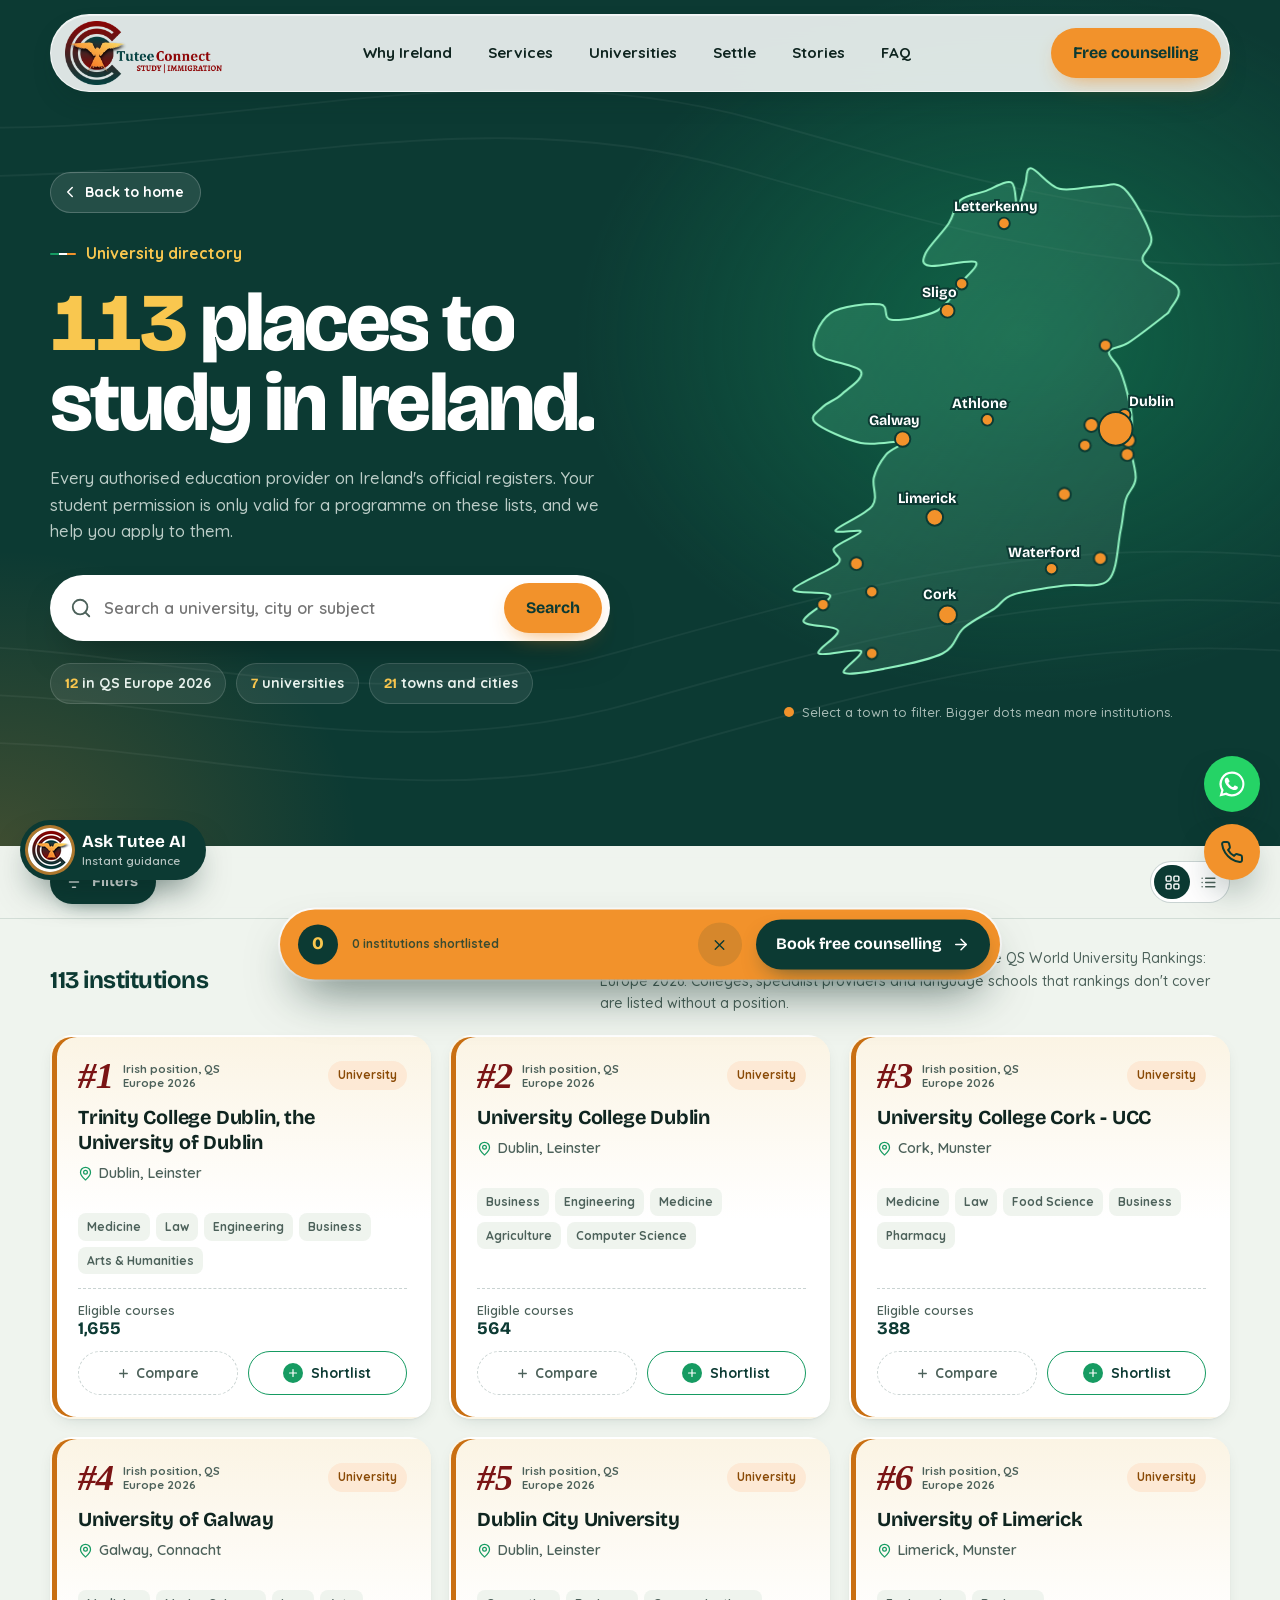
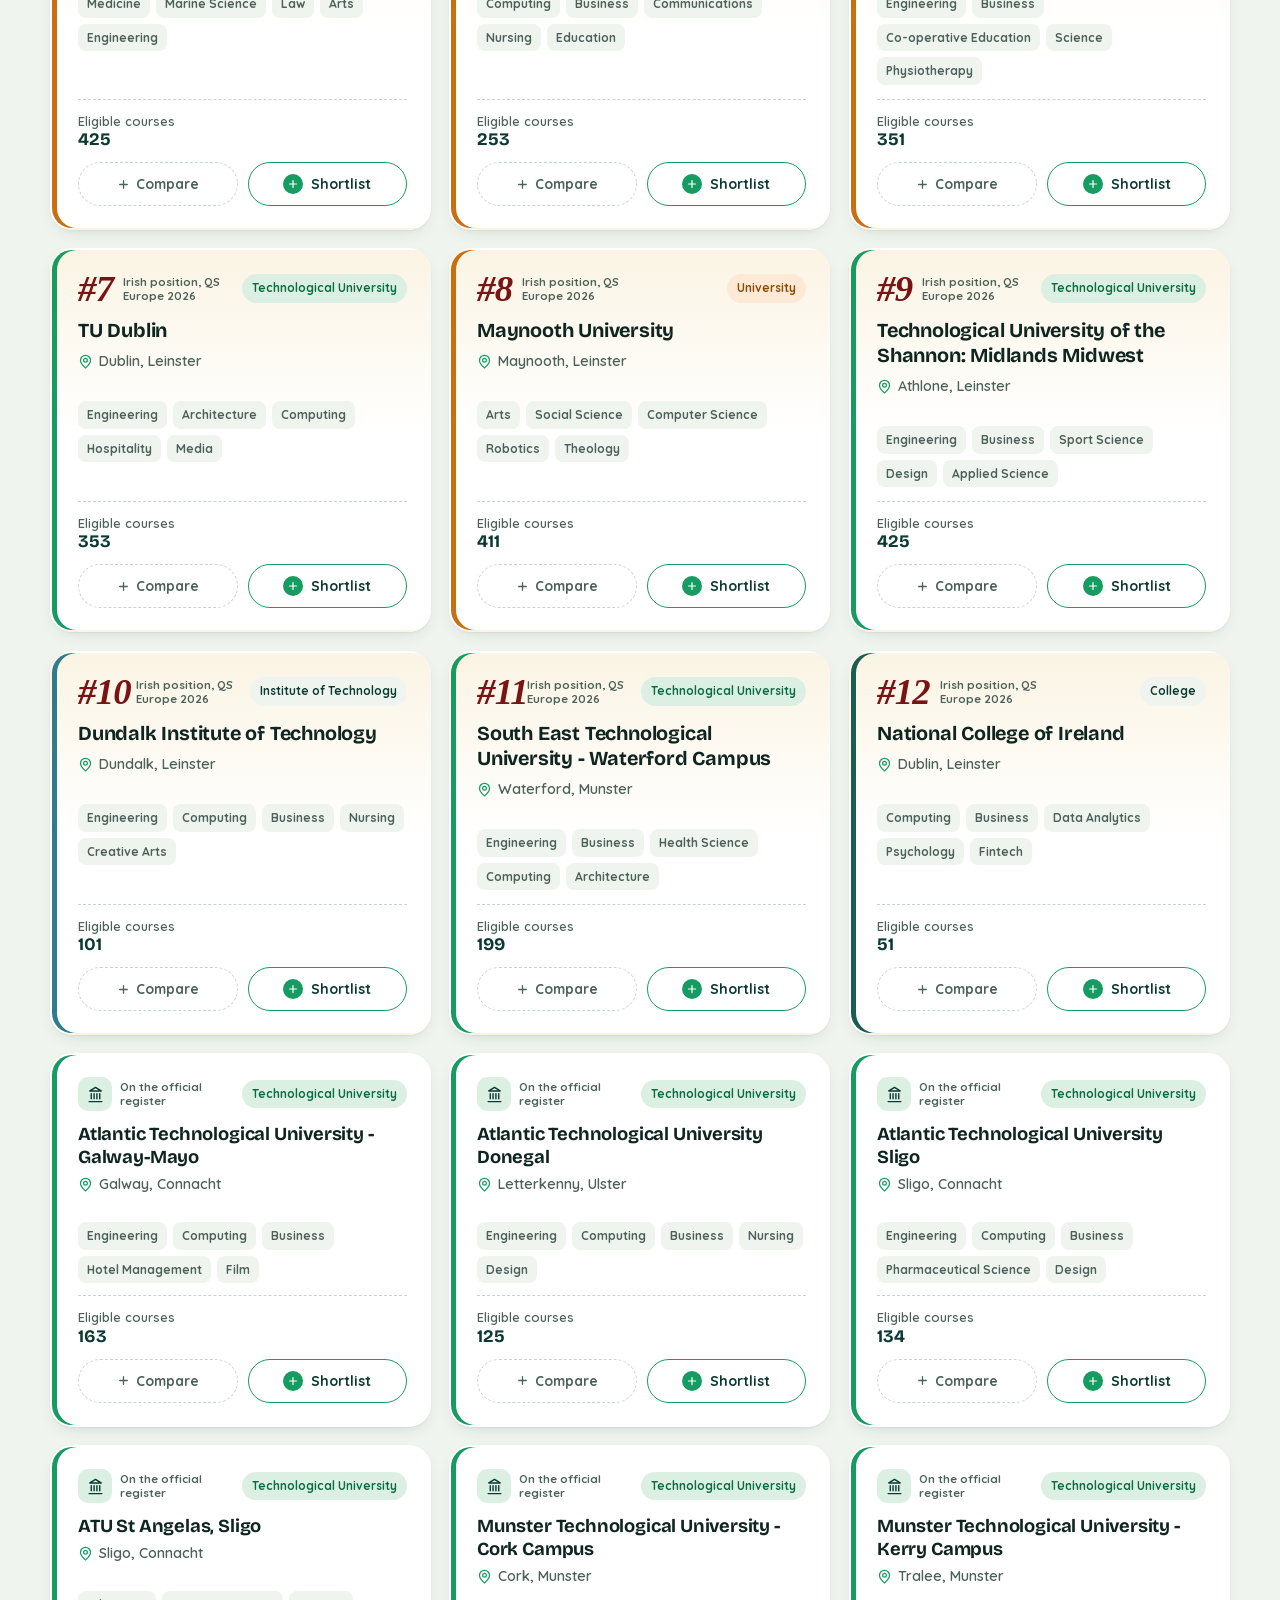
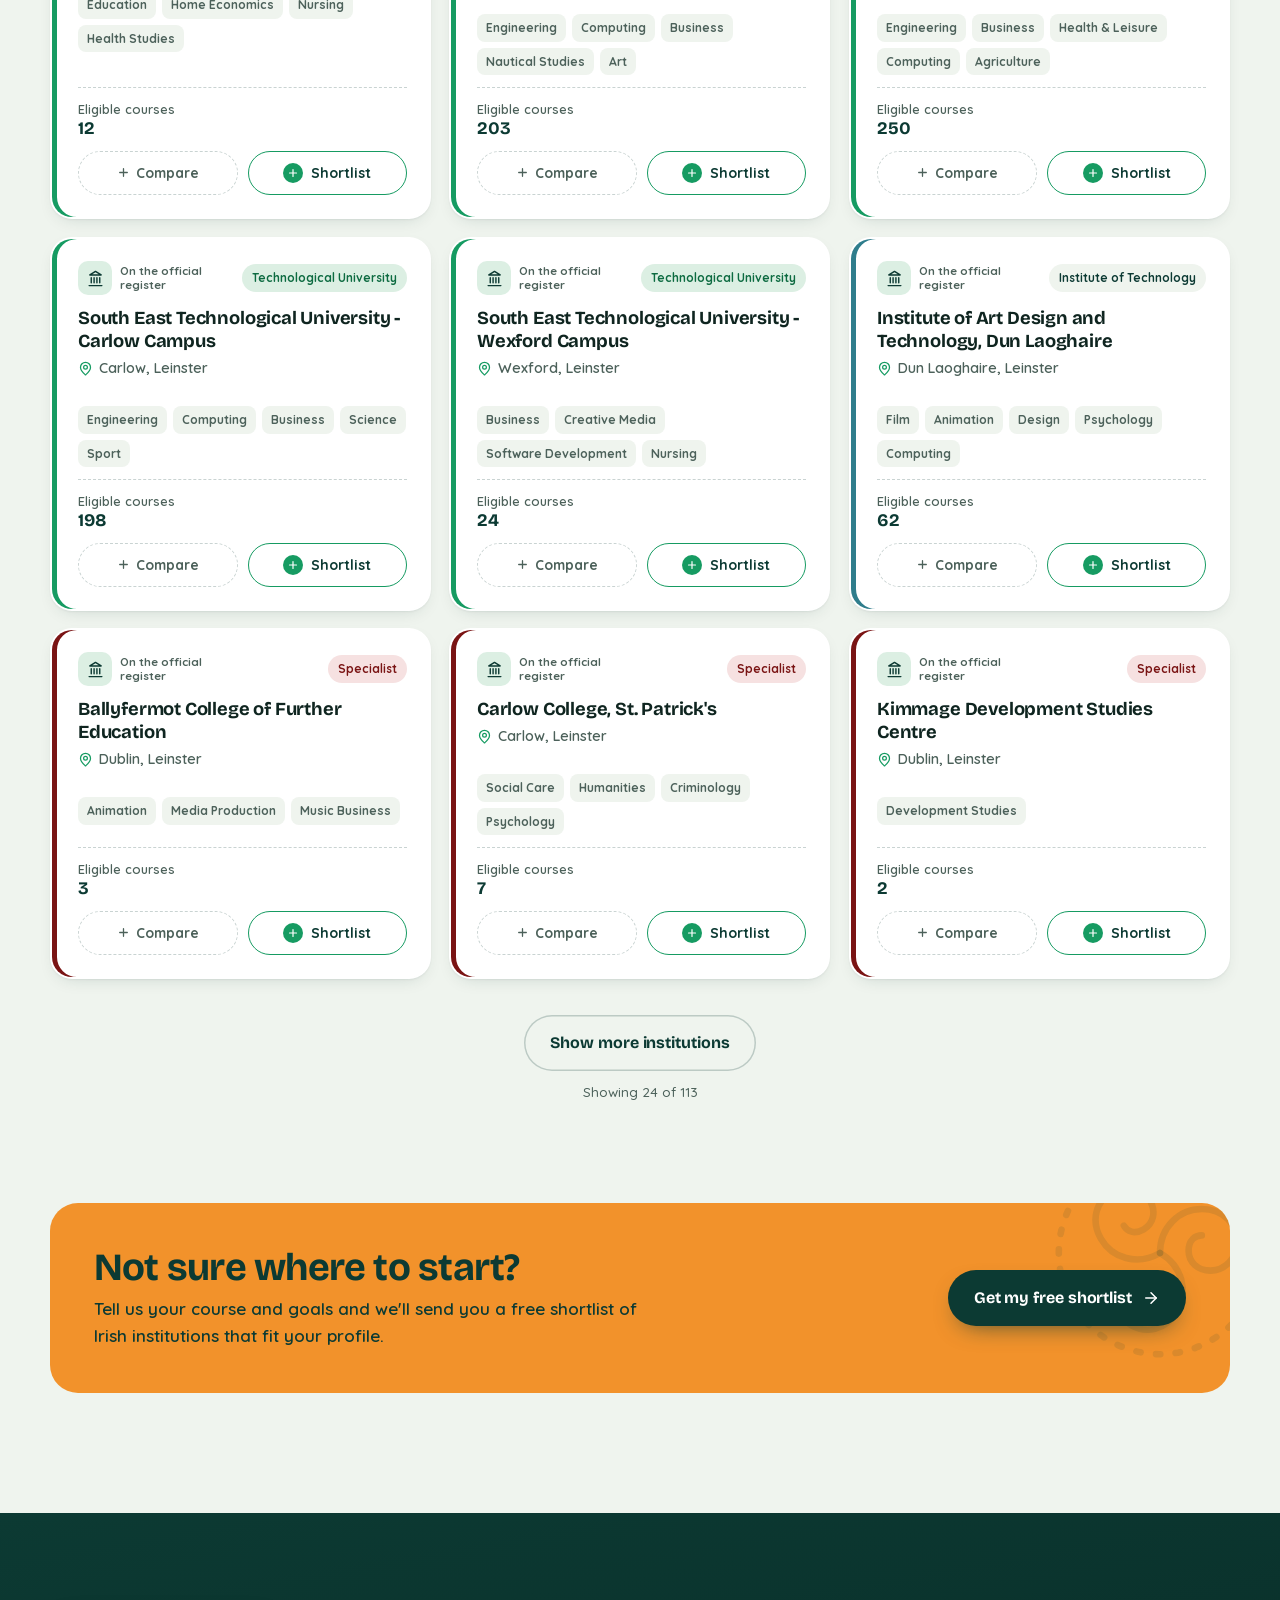
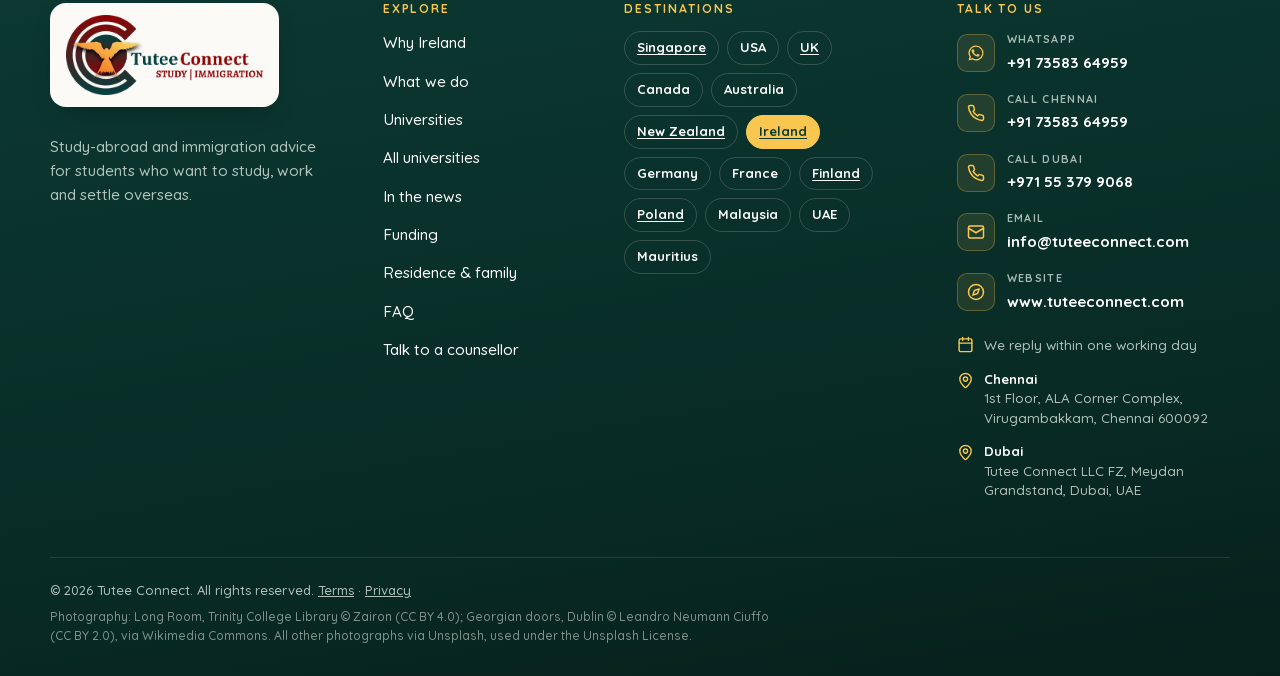
<file: universities.html>
<!DOCTYPE html>
<html lang="en" class="no-js">
<head>
  <meta charset="UTF-8">
  <meta name="viewport" content="width=device-width, initial-scale=1.0">
  <meta name="theme-color" content="#0c3a33">
  <title>Irish Universities and Colleges Directory | Tutee Connect</title>
  <meta name="description" content="Every provider on Ireland&#39;s official ILEP and TrustEd registers. Filter 113 institutions by city, subject and type, then shortlist for free counselling.">
  <link rel="canonical" href="https://irelandtutee.netlify.app/universities">
  <link rel="icon" href="./assets/img/logo/favicon.ico" sizes="any">
  <link rel="icon" type="image/png" sizes="32x32" href="./assets/img/logo/favicon-32.png">
  <link rel="icon" type="image/png" sizes="192x192" href="./assets/img/logo/favicon-192.png">
  <link rel="apple-touch-icon" href="./assets/img/logo/apple-touch-icon.png">
  <meta property="og:type" content="website">
  <meta property="og:site_name" content="Tutee Connect">
  <meta property="og:title" content="Irish Universities and Colleges Directory | Tutee Connect">
  <meta property="og:description" content="Every provider on Ireland&#39;s official ILEP and TrustEd registers. Filter 113 institutions by city, subject and type, then shortlist for free counselling.">
  <meta property="og:url" content="https://irelandtutee.netlify.app/universities">
  <meta property="og:image" content="https://irelandtutee.netlify.app/assets/img/logo/share.png">
  <meta property="og:image:width" content="1200">
  <meta property="og:image:height" content="630">
  <meta name="twitter:card" content="summary_large_image">
  <meta name="twitter:title" content="Irish Universities and Colleges Directory | Tutee Connect">
  <meta name="twitter:description" content="Every provider on Ireland&#39;s official ILEP and TrustEd registers. Filter 113 institutions by city, subject and type, then shortlist for free counselling.">
  <meta name="twitter:image" content="https://irelandtutee.netlify.app/assets/img/logo/share.png">
  <script type="application/ld+json">
  {
    "@context": "https://schema.org",
    "@graph": [
      {
        "@type": "EducationalOrganization",
        "@id": "https://www.tuteeconnect.com/#organization",
        "name": "Tutee Connect",
        "url": "https://www.tuteeconnect.com/",
        "logo": "https://irelandtutee.netlify.app/assets/img/logo/logo.png",
        "email": "info@tuteeconnect.com",
        "contactPoint": [
          {
            "@type": "ContactPoint",
            "telephone": "+91-73583-64959",
            "areaServed": "IN",
            "contactType": "customer service"
          },
          {
            "@type": "ContactPoint",
            "telephone": "+971-55-379-9068",
            "areaServed": "AE",
            "contactType": "customer service"
          }
        ],
        "address": [
          {
            "@type": "PostalAddress",
            "streetAddress": "1st Floor, ALA Corner Complex, Virugambakkam",
            "addressLocality": "Chennai",
            "addressRegion": "Tamil Nadu",
            "postalCode": "600092",
            "addressCountry": "IN"
          },
          {
            "@type": "PostalAddress",
            "streetAddress": "Tutee Connect LLC FZ, Meydan Grandstand",
            "addressLocality": "Dubai",
            "addressCountry": "AE"
          }
        ]
      },
      {
        "@type": "BreadcrumbList",
        "itemListElement": [
          {
            "@type": "ListItem",
            "position": 1,
            "name": "Home",
            "item": "https://irelandtutee.netlify.app/"
          },
          {
            "@type": "ListItem",
            "position": 2,
            "name": "Universities",
            "item": "https://irelandtutee.netlify.app/universities"
          }
        ]
      }
    ]
  }
  </script>
  <link rel="preconnect" href="https://fonts.googleapis.com">
  <link rel="preconnect" href="https://fonts.gstatic.com" crossorigin>
  <link rel="stylesheet" href="https://fonts.googleapis.com/css2?family=Alegreya:wght@700&family=Bricolage+Grotesque:opsz,wght@12..96,500..800&family=Caveat:wght@600;700&display=swap">
  <link rel="preload" href="./assets/fonts/quicksand-latin.woff2" as="font" type="font/woff2" crossorigin>
  <link rel="stylesheet" href="./assets/css/quicksand.css">
  <link rel="preconnect" href="https://images.unsplash.com">
  <link rel="stylesheet" href="./assets/css/site.css">
  <script src="./assets/js/boot.js"></script>
<script src="./assets/js/placeholders.js"></script>
</head>
<body>
<a class="skip" href="#main">Skip to content</a>

<!-- Icon sprite -->
<svg width="0" height="0" style="position:absolute" aria-hidden="true" focusable="false">
  <defs>
    <symbol id="i-arrow" viewBox="0 0 24 24" fill="none" stroke="currentColor" stroke-width="2" stroke-linecap="round" stroke-linejoin="round"><path d="M5 12h14"/><path d="m12 5 7 7-7 7"/></symbol>
    <symbol id="i-menu" viewBox="0 0 24 24" fill="none" stroke="currentColor" stroke-width="2" stroke-linecap="round" stroke-linejoin="round"><path d="M4 7h16M4 12h16M4 17h10"/></symbol>
    <symbol id="i-x" viewBox="0 0 24 24" fill="none" stroke="currentColor" stroke-width="2" stroke-linecap="round" stroke-linejoin="round"><path d="M18 6 6 18M6 6l12 12"/></symbol>
    <symbol id="i-chev-r" viewBox="0 0 24 24" fill="none" stroke="currentColor" stroke-width="2" stroke-linecap="round" stroke-linejoin="round"><path d="m9 18 6-6-6-6"/></symbol>
    <symbol id="i-chev-l" viewBox="0 0 24 24" fill="none" stroke="currentColor" stroke-width="2" stroke-linecap="round" stroke-linejoin="round"><path d="m15 18-6-6 6-6"/></symbol>
    <symbol id="i-plus" viewBox="0 0 24 24" fill="none" stroke="currentColor" stroke-width="2.4" stroke-linecap="round" stroke-linejoin="round"><path d="M12 5v14M5 12h14"/></symbol>
    <symbol id="i-check" viewBox="0 0 24 24" fill="none" stroke="currentColor" stroke-width="3" stroke-linecap="round" stroke-linejoin="round"><path d="M20 6 9 17l-5-5"/></symbol>
    <symbol id="i-check-c" viewBox="0 0 24 24" fill="none" stroke="currentColor" stroke-width="2" stroke-linecap="round" stroke-linejoin="round"><circle cx="12" cy="12" r="10"/><path d="m9 12 2 2 4-4"/></symbol>
    <symbol id="i-alert" viewBox="0 0 24 24" fill="none" stroke="currentColor" stroke-width="2" stroke-linecap="round" stroke-linejoin="round"><circle cx="12" cy="12" r="10"/><path d="M12 8v4M12 16h.01"/></symbol>
    <symbol id="i-pin" viewBox="0 0 24 24" fill="none" stroke="currentColor" stroke-width="2" stroke-linecap="round" stroke-linejoin="round"><path d="M20 10c0 5-5.5 10.2-7.4 11.8a1 1 0 0 1-1.2 0C9.5 20.2 4 15 4 10a8 8 0 0 1 16 0"/><circle cx="12" cy="10" r="3"/></symbol>
    <symbol id="i-phone" viewBox="0 0 24 24" fill="none" stroke="currentColor" stroke-width="2" stroke-linecap="round" stroke-linejoin="round"><path d="M22 16.9v3a2 2 0 0 1-2.2 2 19.8 19.8 0 0 1-8.6-3.1 19.5 19.5 0 0 1-6-6A19.8 19.8 0 0 1 2.1 4.2 2 2 0 0 1 4.1 2h3a2 2 0 0 1 2 1.7c.1 1 .4 1.9.7 2.8a2 2 0 0 1-.5 2.1L8.1 9.9a16 16 0 0 0 6 6l1.3-1.3a2 2 0 0 1 2.1-.4c.9.3 1.8.6 2.8.7a2 2 0 0 1 1.7 2z"/></symbol>
    <symbol id="i-whatsapp" viewBox="0 0 24 24" fill="currentColor"><path d="M12 2a10 10 0 0 0-8.6 15.1L2 22l5-1.3A10 10 0 1 0 12 2zm0 1.8a8.2 8.2 0 1 1-4.2 15.2l-.3-.2-3 .8.8-2.9-.2-.3A8.2 8.2 0 0 1 12 3.8z"/><path d="M8.9 7.4c-.2-.5-.4-.5-.6-.5h-.5c-.2 0-.5.1-.7.3-.3.3-.9.9-.9 2.2s.9 2.5 1 2.7c.1.2 1.8 2.9 4.5 4 2.2.9 2.7.7 3.1.6.5 0 1.5-.6 1.7-1.2.2-.6.2-1.1.2-1.2-.1-.1-.2-.2-.5-.3l-1.7-.8c-.2-.1-.4-.1-.6.1l-.8 1c-.1.2-.3.2-.5.1-.3-.1-1.1-.4-2-1.3-.8-.7-1.3-1.5-1.4-1.8-.2-.3 0-.4.1-.5l.4-.4.3-.4c.1-.2 0-.3 0-.5z"/></symbol>
    <symbol id="i-mail" viewBox="0 0 24 24" fill="none" stroke="currentColor" stroke-width="2" stroke-linecap="round" stroke-linejoin="round"><rect x="2" y="4" width="20" height="16" rx="2"/><path d="m22 7-10 6L2 7"/></symbol>
    <symbol id="i-user" viewBox="0 0 24 24" fill="none" stroke="currentColor" stroke-width="2" stroke-linecap="round" stroke-linejoin="round"><path d="M19 21v-2a4 4 0 0 0-4-4H9a4 4 0 0 0-4 4v2"/><circle cx="12" cy="7" r="4"/></symbol>
    <symbol id="i-globe" viewBox="0 0 24 24" fill="none" stroke="currentColor" stroke-width="2" stroke-linecap="round" stroke-linejoin="round"><circle cx="12" cy="12" r="10"/><path d="M12 2a14.5 14.5 0 0 0 0 20 14.5 14.5 0 0 0 0-20M2 12h20"/></symbol>
    <symbol id="i-send" viewBox="0 0 24 24" fill="none" stroke="currentColor" stroke-width="2" stroke-linecap="round" stroke-linejoin="round"><path d="M14.5 21.7a.5.5 0 0 0 .9 0L22 2.6a.5.5 0 0 0-.6-.6L2.3 8.6a.5.5 0 0 0 0 .9l7.9 3.2a2 2 0 0 1 1.1 1.1z"/><path d="M21.9 2.1 11 13"/></symbol>
    <symbol id="i-refresh" viewBox="0 0 24 24" fill="none" stroke="currentColor" stroke-width="2" stroke-linecap="round" stroke-linejoin="round"><path d="M3 12a9 9 0 1 0 9-9 9.8 9.8 0 0 0-6.7 2.7L3 8"/><path d="M3 3v5h5"/></symbol>
    <symbol id="i-msg" viewBox="0 0 24 24" fill="none" stroke="currentColor" stroke-width="2" stroke-linecap="round" stroke-linejoin="round"><path d="M7.9 20A9 9 0 1 0 4 16.1L2 22Z"/><path d="M8 12h.01M12 12h.01M16 12h.01"/></symbol>
    <symbol id="i-lang" viewBox="0 0 24 24" fill="none" stroke="currentColor" stroke-width="2" stroke-linecap="round" stroke-linejoin="round"><path d="m5 8 6 6M4 14l6-6 2-3M2 5h12M7 2h1M22 22l-5-10-5 10M14 18h6"/></symbol>
    <symbol id="i-compass" viewBox="0 0 24 24" fill="none" stroke="currentColor" stroke-width="2" stroke-linecap="round" stroke-linejoin="round"><circle cx="12" cy="12" r="10"/><path d="m16.2 7.8-2.1 6.3-6.3 2.1 2.1-6.3z"/></symbol>
    <symbol id="i-file" viewBox="0 0 24 24" fill="none" stroke="currentColor" stroke-width="2" stroke-linecap="round" stroke-linejoin="round"><path d="M15 2H6a2 2 0 0 0-2 2v16a2 2 0 0 0 2 2h12a2 2 0 0 0 2-2V7Z"/><path d="M14 2v4a2 2 0 0 0 2 2h4M9 13h6M9 17h4"/></symbol>
    <symbol id="i-passport" viewBox="0 0 24 24" fill="none" stroke="currentColor" stroke-width="2" stroke-linecap="round" stroke-linejoin="round"><rect x="4" y="2" width="16" height="20" rx="2"/><circle cx="12" cy="10" r="4"/><path d="M8 10h8M12 6c1.2 1.2 1.2 6.8 0 8M8.5 18h7"/></symbol>
    <symbol id="i-route" viewBox="0 0 24 24" fill="none" stroke="currentColor" stroke-width="2" stroke-linecap="round" stroke-linejoin="round"><circle cx="6" cy="19" r="3"/><path d="M9 19h8.5a3.5 3.5 0 0 0 0-7h-11a3.5 3.5 0 0 1 0-7H15"/><circle cx="18" cy="5" r="3"/></symbol>
    <symbol id="i-landmark" viewBox="0 0 24 24" fill="none" stroke="currentColor" stroke-width="2" stroke-linecap="round" stroke-linejoin="round"><path d="M3 22h18M6 18v-7M10 18v-7M14 18v-7M18 18v-7M12 2l8 5H4z"/></symbol>
    <symbol id="i-landing" viewBox="0 0 24 24" fill="none" stroke="currentColor" stroke-width="2" stroke-linecap="round" stroke-linejoin="round"><path d="M2 22h20"/><path d="M3.8 11.8 2.4 7.7a1 1 0 0 1 1.4-1.2l2.6 1.3 3.4 1.7L6 3.8a1 1 0 0 1 1.4-1.2l2 1 5.4 7.6 4.6 2.3a2.5 2.5 0 0 1-2.2 4.5z"/></symbol>
    <symbol id="i-users" viewBox="0 0 24 24" fill="none" stroke="currentColor" stroke-width="2" stroke-linecap="round" stroke-linejoin="round"><path d="M16 21v-2a4 4 0 0 0-4-4H6a4 4 0 0 0-4 4v2"/><circle cx="9" cy="7" r="4"/><path d="M16 3.1a4 4 0 0 1 0 7.8M22 21v-2a4 4 0 0 0-3-3.9"/></symbol>
    <symbol id="i-cap" viewBox="0 0 24 24" fill="none" stroke="currentColor" stroke-width="2" stroke-linecap="round" stroke-linejoin="round"><path d="M21.4 10.9a1 1 0 0 0 0-1.8L12.8 5.2a2 2 0 0 0-1.7 0L2.6 9.1a1 1 0 0 0 0 1.8l8.6 3.9a2 2 0 0 0 1.7 0z"/><path d="M22 10v6M6 12.5V16a6 3 0 0 0 12 0v-3.5"/></symbol>
    <symbol id="i-briefcase" viewBox="0 0 24 24" fill="none" stroke="currentColor" stroke-width="2" stroke-linecap="round" stroke-linejoin="round"><rect x="2" y="7" width="20" height="14" rx="2"/><path d="M16 21V5a2 2 0 0 0-2-2h-4a2 2 0 0 0-2 2v16"/></symbol>
    <symbol id="i-home" viewBox="0 0 24 24" fill="none" stroke="currentColor" stroke-width="2" stroke-linecap="round" stroke-linejoin="round"><path d="M3 10.5 12 3l9 7.5V20a1 1 0 0 1-1 1h-5v-6H9v6H4a1 1 0 0 1-1-1z"/></symbol>
    <symbol id="i-award" viewBox="0 0 24 24" fill="none" stroke="currentColor" stroke-width="2" stroke-linecap="round" stroke-linejoin="round"><circle cx="12" cy="8" r="6"/><path d="M15.5 12.9 17 22l-5-3-5 3 1.5-9.1"/></symbol>
    <symbol id="i-pen" viewBox="0 0 24 24" fill="none" stroke="currentColor" stroke-width="2" stroke-linecap="round" stroke-linejoin="round"><path d="M12 20h9"/><path d="M16.4 3.6a2.1 2.1 0 1 1 3 3L7 19l-4 1 1-4Z"/></symbol>
    <symbol id="i-clock" viewBox="0 0 24 24" fill="none" stroke="currentColor" stroke-width="2" stroke-linecap="round" stroke-linejoin="round"><circle cx="12" cy="12" r="10"/><path d="M12 6v6l4 2"/></symbol>
    <symbol id="i-trend" viewBox="0 0 24 24" fill="none" stroke="currentColor" stroke-width="2" stroke-linecap="round" stroke-linejoin="round"><path d="M22 7 13.5 15.5 8.5 10.5 2 17"/><path d="M16 7h6v6"/></symbol>
    <symbol id="i-shield" viewBox="0 0 24 24" fill="none" stroke="currentColor" stroke-width="2" stroke-linecap="round" stroke-linejoin="round"><path d="M20 13c0 5-3.5 7.5-7.7 9a1 1 0 0 1-.7 0C7.5 20.5 4 18 4 13V6a1 1 0 0 1 1-1c2 0 4.5-1.2 6.2-2.7a1.2 1.2 0 0 1 1.5 0C14.5 3.8 17 5 19 5a1 1 0 0 1 1 1z"/><path d="m9 12 2 2 4-4"/></symbol>
    <symbol id="i-heart" viewBox="0 0 24 24" fill="none" stroke="currentColor" stroke-width="2" stroke-linecap="round" stroke-linejoin="round"><path d="M19 14c1.5-1.5 3-3.2 3-5.5A5.5 5.5 0 0 0 16.5 3c-1.8 0-3 .5-4.5 2-1.5-1.5-2.7-2-4.5-2A5.5 5.5 0 0 0 2 8.5c0 2.3 1.5 4 3 5.5l7 7Z"/></symbol>
    <symbol id="i-flask" viewBox="0 0 24 24" fill="none" stroke="currentColor" stroke-width="2" stroke-linecap="round" stroke-linejoin="round"><path d="M10 2v7.5L4.5 19A2 2 0 0 0 6.2 22h11.6a2 2 0 0 0 1.7-3L14 9.5V2M8.5 2h7M7 16h10"/></symbol>
    <symbol id="i-book" viewBox="0 0 24 24" fill="none" stroke="currentColor" stroke-width="2" stroke-linecap="round" stroke-linejoin="round"><path d="M2 4h6a4 4 0 0 1 4 4v14a3 3 0 0 0-3-3H2zM22 4h-6a4 4 0 0 0-4 4v14a3 3 0 0 1 3-3h7z"/></symbol>
    <symbol id="i-plane" viewBox="0 0 24 24" fill="none" stroke="currentColor" stroke-width="2" stroke-linecap="round" stroke-linejoin="round"><path d="M17.8 19.2 16 11l3.5-3.5C21 6 21.5 4 21 3c-1-.5-3 0-4.5 1.5L13 8 4.8 6.2c-.5-.1-.9.1-1.1.5l-.3.5c-.2.5-.1 1 .3 1.3L9 12l-2 3H4l-1 1 3 2 2 3 1-1v-3l3-2 3.5 5.3c.3.4.8.5 1.3.3l.5-.2c.4-.3.6-.7.5-1.2z"/></symbol>
    <symbol id="i-cal" viewBox="0 0 24 24" fill="none" stroke="currentColor" stroke-width="2" stroke-linecap="round" stroke-linejoin="round"><rect x="3" y="4" width="18" height="18" rx="2"/><path d="M16 2v4M8 2v4M3 10h18"/></symbol>
    <symbol id="i-up" viewBox="0 0 24 24" fill="none" stroke="currentColor" stroke-width="2" stroke-linecap="round" stroke-linejoin="round"><path d="m5 12 7-7 7 7M12 19V5"/></symbol>
    <symbol id="i-star" viewBox="0 0 24 24"><path fill="currentColor" d="M12 2.5l2.9 6 6.6.9-4.8 4.6 1.2 6.5L12 17.4l-5.9 3.1 1.2-6.5L2.5 9.4l6.6-.9z"/></symbol>
    <symbol id="i-shamrock" viewBox="0 0 24 24"><g fill="currentColor"><path d="M12 11.2C9.6 9.5 7.9 8 7.9 6.1a2.3 2.3 0 0 1 4.1-1.4 2.3 2.3 0 0 1 4.1 1.4c0 1.9-1.7 3.4-4.1 5.1z"/><path d="M11.4 12.6c-1.9 2.2-3.6 3.8-5.5 3.6a2.3 2.3 0 0 1-1-4.2 2.3 2.3 0 0 1 1.6-3.9c1.9.2 3.3 2 4.9 4.5z"/><path d="M12.6 12.6c1.9 2.2 3.6 3.8 5.5 3.6a2.3 2.3 0 0 0 1-4.2 2.3 2.3 0 0 0-1.6-3.9c-1.9.2-3.3 2-4.9 4.5z"/></g><path d="M12 12.5c.3 3.6 1.4 6.6 3.6 9" fill="none" stroke="currentColor" stroke-width="1.8" stroke-linecap="round"/></symbol>
    <symbol id="i-knot" viewBox="0 0 100 100" fill="none" stroke="currentColor" stroke-width="3" stroke-linecap="round"><g id="knot-arm"><path d="M50 50c0-12 9-20 19-20s16 7 16 15-6 13-12 13-10-4-10-9 3-7 6-7"/></g><use href="#knot-arm" transform="rotate(120 50 50)"/><use href="#knot-arm" transform="rotate(240 50 50)"/><circle cx="50" cy="50" r="46" stroke-dasharray="2 7"/></symbol>
    <symbol id="i-search" viewBox="0 0 24 24" fill="none" stroke="currentColor" stroke-width="2" stroke-linecap="round" stroke-linejoin="round"><circle cx="11" cy="11" r="8"/><path d="m21 21-4.3-4.3"/></symbol>
    <symbol id="i-filter" viewBox="0 0 24 24" fill="none" stroke="currentColor" stroke-width="2" stroke-linecap="round" stroke-linejoin="round"><path d="M3 5h18"/><path d="M6 12h12"/><path d="M10 19h4"/></symbol>
    <symbol id="i-grid" viewBox="0 0 24 24" fill="none" stroke="currentColor" stroke-width="2" stroke-linecap="round" stroke-linejoin="round"><rect x="3" y="3" width="7" height="7" rx="1.5"/><rect x="14" y="3" width="7" height="7" rx="1.5"/><rect x="3" y="14" width="7" height="7" rx="1.5"/><rect x="14" y="14" width="7" height="7" rx="1.5"/></symbol>
    <symbol id="i-list" viewBox="0 0 24 24" fill="none" stroke="currentColor" stroke-width="2" stroke-linecap="round" stroke-linejoin="round"><path d="M8 6h13M8 12h13M8 18h13M3 6h.01M3 12h.01M3 18h.01"/></symbol>
  </defs>
</svg>

<div class="progress" aria-hidden="true"></div>

<header class="header" data-header>
  <div class="wrap">
    <div class="header__bar">
      <a class="header__logo" href="/" data-scroll-to="top" aria-label="Tutee Connect home"><img class="header__brand" src="./assets/img/logo/logo-official-208h.webp" alt="Tutee Connect, Study | Immigration" width="157" height="64"></a>
      <nav class="nav" aria-label="Main">
        <a href="/#why" data-scroll-to="why" data-nav="why">Why Ireland</a>
        <a href="/#services" data-scroll-to="services" data-nav="services">Services</a>
        <a href="/#universities" data-scroll-to="universities" data-nav="universities">Universities</a>
        <a href="/#relocate" data-scroll-to="relocate" data-nav="relocate">Settle</a>
        <a href="/#testimonials" data-scroll-to="testimonials" data-nav="testimonials" data-placeholder-content>Stories</a>
        <a href="/#faq" data-scroll-to="faq" data-nav="faq">FAQ</a>
      </nav>
      <a class="btn header__cta" href="/#contact" data-scroll-to="contact" data-cta="directory-nav">Free counselling</a>
      <button class="menu-btn" type="button" data-menu-open aria-label="Open menu" aria-expanded="false"><svg><use href="#i-menu"/></svg></button>
    </div>
  </div>
</header>

<div class="drawer" data-drawer aria-hidden="true">
  <div class="drawer__scrim" data-menu-close></div>
  <div class="drawer__panel" role="dialog" aria-label="Menu">
    <div class="drawer__top"><span>Menu</span><button class="drawer__close" type="button" data-menu-close aria-label="Close menu"><svg><use href="#i-x"/></svg></button></div>
    <nav aria-label="Mobile">
      <a href="/#why" data-scroll-to="why">Why Ireland</a>
      <a href="/#services" data-scroll-to="services">Services</a>
      <a href="/#universities" data-scroll-to="universities">Universities</a>
      <a href="/#relocate" data-scroll-to="relocate">Settle in Ireland</a>
      <a href="/#testimonials" data-scroll-to="testimonials" data-placeholder-content>Stories</a>
      <a href="/#faq" data-scroll-to="faq">FAQ</a>
    </nav>
    <a class="btn btn--block" href="/#contact" data-scroll-to="contact" data-cta="directory-nav-mobile">Free counselling</a>
  </div>
</div>

<main id="main">

<!-- ======================= DIRECTORY HERO ======================= -->
<section class="dir-hero" data-dark>
  <svg class="dir-hero__contours" viewBox="0 0 1440 700" preserveAspectRatio="xMidYMid slice" aria-hidden="true" fill="none" stroke="currentColor" stroke-width="1.5">
    <path d="M-40 560C220 480 420 620 700 540S1160 420 1480 500"/><path d="M-40 600C240 520 440 660 720 580S1180 460 1480 540"/><path d="M-40 640C260 560 460 700 740 620S1200 500 1480 580"/>
    <path d="M-40 120C260 200 520 60 800 140S1240 260 1480 160"/><path d="M-40 80C280 160 540 20 820 100S1260 220 1480 120"/>
  </svg>
  <div class="wrap dir-hero__grid">
    <div>
      <a class="back-home" href="/" data-reveal><svg aria-hidden="true"><use href="#i-chev-l"/></svg>Back to home</a>
      <p class="kicker" data-reveal>University directory</p>
      <h1 class="h-xl"><span class="count" data-count="113" data-stat="total">113</span> <span class="split" data-split>places to study in Ireland.</span></h1>
      <p class="lede" data-reveal style="--d:300">Every authorised education provider on Ireland's official registers. Your student permission is only valid for a programme on these lists, and we help you apply to them.</p>
      <form class="search" role="search" data-uni-search-form data-reveal style="--d:450">
        <svg aria-hidden="true"><use href="#i-search"/></svg>
        <label class="sr-only" for="uni-q">Search institutions</label>
        <input id="uni-q" type="search" placeholder="Search a university, city or subject" data-placeholder-short="University, city or subject" autocomplete="off" data-uni-search>
        <button class="search__clear hidden" type="button" aria-label="Clear search" data-uni-clear><svg><use href="#i-x"/></svg></button>
        <button class="btn" type="submit">Search</button>
      </form>
      <div class="hero-pills" data-reveal style="--d:600">
        <span><b data-stat="ranked">12</b> in QS Europe 2026</span>
        <span><b data-stat="unis">7</b> universities</span>
        <span><b data-stat="cities">21</b> towns and cities</span>
      </div>
    </div>
    <div class="map" data-map>
      <svg viewBox="0 0 335 430" role="img" aria-label="Map of Ireland. Select a town to filter the directory.">
        <defs>
          <linearGradient id="landGrad" x1="0" y1="0" x2="1" y2="1"><stop offset="0" stop-color="#169b62" stop-opacity=".45"/><stop offset="1" stop-color="#0c3a33" stop-opacity=".2"/></linearGradient>
        </defs>
        <path class="land-fill" d="M208.1 22.0C212.6 22.5 221.5 35.7 230.1 38.0C238.8 40.3 251.5 36.0 259.9 36.0C268.3 36.0 273.8 31.5 280.7 38.0C287.7 44.5 299.1 65.5 301.5 75.0C304.0 84.5 292.1 88.3 295.6 95.0C299.1 101.7 318.9 108.8 322.4 115.0C325.8 121.2 318.4 128.2 316.4 132.0C314.4 135.8 315.9 133.7 310.5 138.0C305.0 142.3 290.6 153.5 283.7 158.0C276.8 162.5 269.8 161.3 268.8 165.0C267.8 168.7 275.1 173.3 277.7 180.0C280.4 186.7 283.4 198.0 284.9 205.0C286.4 212.0 286.9 217.3 286.7 222.0C286.5 226.7 283.2 226.2 283.7 233.0C284.2 239.8 289.9 255.2 289.6 263.0C289.4 270.8 283.9 273.0 281.9 280.0C279.9 287.0 280.0 294.5 277.7 305.0C275.5 315.5 275.5 336.0 268.2 343.0C261.0 350.0 246.6 345.2 234.3 347.0C222.0 348.8 203.6 351.0 194.4 354.0C185.3 357.0 186.0 360.7 179.6 365.0C173.1 369.3 162.5 374.2 155.8 380.0C149.0 385.8 149.5 394.7 139.1 400.0C128.7 405.3 106.1 409.5 93.3 412.0C80.5 414.5 65.3 417.3 62.4 415.0C59.4 412.7 78.7 400.5 75.4 398.0C72.2 395.5 45.7 402.7 42.7 400.0C39.7 397.3 59.6 386.2 57.6 382.0C55.6 377.8 31.8 379.5 30.8 375.0C29.8 370.5 52.9 359.2 51.6 355.0C50.4 350.8 22.1 354.2 23.1 350.0C24.1 345.8 52.3 335.3 57.6 330.0C62.9 324.7 51.6 322.2 54.6 318.0C57.6 313.8 75.3 307.3 75.4 305.0C75.6 302.7 54.3 307.3 55.8 304.0C57.3 300.7 79.4 291.8 84.4 285.0C89.3 278.2 83.8 269.7 85.6 263.0C87.3 256.3 91.3 249.7 95.1 245.0C98.9 240.3 111.4 236.5 108.2 235.0C104.9 233.5 86.9 238.5 75.4 236.0C64.0 233.5 44.7 224.7 39.8 220.0C34.8 215.3 42.2 211.7 45.7 208.0C49.2 204.3 55.6 202.7 60.6 198.0C65.5 193.3 78.9 185.5 75.4 180.0C72.0 174.5 43.7 172.5 39.8 165.0C35.8 157.5 43.2 141.2 51.6 135.0C60.1 128.8 82.4 127.2 90.3 128.0C98.3 128.8 91.8 139.2 99.2 140.0C106.7 140.8 126.0 137.7 134.9 133.0C143.9 128.3 147.8 118.3 152.8 112.0C157.8 105.7 168.7 97.3 164.7 95.0C160.7 92.7 135.4 99.2 129.0 98.0C122.6 96.8 123.5 93.5 126.0 88.0C128.5 82.5 139.4 71.8 143.9 65.0C148.3 58.2 148.1 51.2 152.8 47.0C157.5 42.8 165.2 42.3 171.8 40.0C178.5 37.7 188.4 31.0 192.7 33.0C196.9 35.0 195.6 51.7 197.4 52.0C199.2 52.3 201.6 40.0 203.4 35.0C205.2 30.0 203.7 21.5 208.1 22.0Z"/>
        <path class="land" d="M208.1 22.0C212.6 22.5 221.5 35.7 230.1 38.0C238.8 40.3 251.5 36.0 259.9 36.0C268.3 36.0 273.8 31.5 280.7 38.0C287.7 44.5 299.1 65.5 301.5 75.0C304.0 84.5 292.1 88.3 295.6 95.0C299.1 101.7 318.9 108.8 322.4 115.0C325.8 121.2 318.4 128.2 316.4 132.0C314.4 135.8 315.9 133.7 310.5 138.0C305.0 142.3 290.6 153.5 283.7 158.0C276.8 162.5 269.8 161.3 268.8 165.0C267.8 168.7 275.1 173.3 277.7 180.0C280.4 186.7 283.4 198.0 284.9 205.0C286.4 212.0 286.9 217.3 286.7 222.0C286.5 226.7 283.2 226.2 283.7 233.0C284.2 239.8 289.9 255.2 289.6 263.0C289.4 270.8 283.9 273.0 281.9 280.0C279.9 287.0 280.0 294.5 277.7 305.0C275.5 315.5 275.5 336.0 268.2 343.0C261.0 350.0 246.6 345.2 234.3 347.0C222.0 348.8 203.6 351.0 194.4 354.0C185.3 357.0 186.0 360.7 179.6 365.0C173.1 369.3 162.5 374.2 155.8 380.0C149.0 385.8 149.5 394.7 139.1 400.0C128.7 405.3 106.1 409.5 93.3 412.0C80.5 414.5 65.3 417.3 62.4 415.0C59.4 412.7 78.7 400.5 75.4 398.0C72.2 395.5 45.7 402.7 42.7 400.0C39.7 397.3 59.6 386.2 57.6 382.0C55.6 377.8 31.8 379.5 30.8 375.0C29.8 370.5 52.9 359.2 51.6 355.0C50.4 350.8 22.1 354.2 23.1 350.0C24.1 345.8 52.3 335.3 57.6 330.0C62.9 324.7 51.6 322.2 54.6 318.0C57.6 313.8 75.3 307.3 75.4 305.0C75.6 302.7 54.3 307.3 55.8 304.0C57.3 300.7 79.4 291.8 84.4 285.0C89.3 278.2 83.8 269.7 85.6 263.0C87.3 256.3 91.3 249.7 95.1 245.0C98.9 240.3 111.4 236.5 108.2 235.0C104.9 233.5 86.9 238.5 75.4 236.0C64.0 233.5 44.7 224.7 39.8 220.0C34.8 215.3 42.2 211.7 45.7 208.0C49.2 204.3 55.6 202.7 60.6 198.0C65.5 193.3 78.9 185.5 75.4 180.0C72.0 174.5 43.7 172.5 39.8 165.0C35.8 157.5 43.2 141.2 51.6 135.0C60.1 128.8 82.4 127.2 90.3 128.0C98.3 128.8 91.8 139.2 99.2 140.0C106.7 140.8 126.0 137.7 134.9 133.0C143.9 128.3 147.8 118.3 152.8 112.0C157.8 105.7 168.7 97.3 164.7 95.0C160.7 92.7 135.4 99.2 129.0 98.0C122.6 96.8 123.5 93.5 126.0 88.0C128.5 82.5 139.4 71.8 143.9 65.0C148.3 58.2 148.1 51.2 152.8 47.0C157.5 42.8 165.2 42.3 171.8 40.0C178.5 37.7 188.4 31.0 192.7 33.0C196.9 35.0 195.6 51.7 197.4 52.0C199.2 52.3 201.6 40.0 203.4 35.0C205.2 30.0 203.7 21.5 208.1 22.0Z"/>
        <g data-map-cities></g>
      </svg>
      <div class="map__tip" data-map-tip></div>
      <p class="map__legend"><i></i>Select a town to filter. Bigger dots mean more institutions.</p>
    </div>
  </div>
</section>

<!-- ======================= FILTERS ======================= -->
<!-- Everything lives behind one Filters button: course area, type, city and sort.
     The chips beside it show what is applied and remove it in one tap. -->
<div class="filters" data-filters>
  <div class="wrap filters__row">
    <button class="fbtn" type="button" data-filter-open aria-expanded="false" aria-controls="filter-panel">
      <svg aria-hidden="true"><use href="#i-filter"/></svg><span>Filters</span><b class="fbtn__n" data-filter-n hidden>0</b>
    </button>
    <div class="factive" data-filter-active aria-live="polite"></div>
    <div class="view-toggle" role="group" aria-label="Layout">
      <button type="button" data-view="grid" aria-pressed="true" aria-label="Grid view"><svg><use href="#i-grid"/></svg></button>
      <button type="button" data-view="list" aria-pressed="false" aria-label="List view"><svg><use href="#i-list"/></svg></button>
    </div>
  </div>
  <div class="fscrim" data-filter-close></div>
  <div class="fpanel" id="filter-panel" role="dialog" aria-label="Filter institutions" aria-hidden="true" data-filter-panel>
    <div class="fpanel__head">
      <h3><svg aria-hidden="true"><use href="#i-filter"/></svg>Filters</h3>
      <button class="fpanel__x" type="button" data-filter-close aria-label="Close filters"><svg><use href="#i-x"/></svg></button>
    </div>
    <div class="fpanel__body">
      <section>
        <h4>Course area <small>Pick one or more</small></h4>
        <div class="fgrid" data-uni-courses role="group" aria-label="Course area"></div>
      </section>
      <section>
        <h4>Institution type</h4>
        <div class="fgrid" data-uni-types role="group" aria-label="Institution type"></div>
      </section>
      <div class="fpanel__pair">
        <section>
          <h4><label for="uni-city">Town or city</label></h4>
          <select class="sort" id="uni-city" data-uni-city></select>
        </section>
        <section>
          <h4 id="sort-label">Sort by</h4>
          <div class="seg" role="group" aria-labelledby="sort-label">
            <button type="button" data-sort="rank" aria-pressed="true">Ranked first</button>
            <button type="button" data-sort="az" aria-pressed="false">A to Z</button>
          </div>
        </section>
      </div>
    </div>
    <div class="fpanel__foot">
      <button class="tback" type="button" data-filter-clear>Clear all</button>
      <button class="btn btn--dark" type="button" data-filter-done>Show 113 institutions</button>
    </div>
  </div>
</div>

<!-- ======================= RESULTS ======================= -->
<section class="wrap" aria-labelledby="results-title">
  <div class="results-meta">
    <h2 id="results-title" data-uni-count aria-live="polite">113 institutions</h2>
    <p>Ranked positions are shown for the 12 Irish institutions in the QS World University Rankings: Europe 2026. Colleges, specialist providers and language schools that rankings don't cover are listed without a position.</p>
  </div>
  <div class="ugrid" data-uni-grid>
    <!-- static:directory:start: generated by scripts/build-static.mjs from assets/js/universities-data.js; main.js replaces it with the interactive cards -->
    <ol class="ustatic" aria-label="All 113 institutions">
      <li><b>Trinity College Dublin, the University of Dublin</b><span>Dublin, Leinster · University</span></li>
      <li><b>University College Dublin</b><span>Dublin, Leinster · University</span></li>
      <li><b>University College Cork - UCC</b><span>Cork, Munster · University</span></li>
      <li><b>University of Galway</b><span>Galway, Connacht · University</span></li>
      <li><b>Dublin City University</b><span>Dublin, Leinster · University</span></li>
      <li><b>University of Limerick</b><span>Limerick, Munster · University</span></li>
      <li><b>TU Dublin</b><span>Dublin, Leinster · Technological University</span></li>
      <li><b>Maynooth University</b><span>Maynooth, Leinster · University</span></li>
      <li><b>Technological University of the Shannon: Midlands Midwest</b><span>Athlone, Leinster · Technological University</span></li>
      <li><b>Dundalk Institute of Technology</b><span>Dundalk, Leinster · Institute of Technology</span></li>
      <li><b>South East Technological University - Waterford Campus</b><span>Waterford, Munster · Technological University</span></li>
      <li><b>National College of Ireland</b><span>Dublin, Leinster · College</span></li>
      <li><b>Atlantic Technological University - Galway-Mayo</b><span>Galway, Connacht · Technological University</span></li>
      <li><b>Atlantic Technological University Donegal</b><span>Letterkenny, Ulster · Technological University</span></li>
      <li><b>Atlantic Technological University Sligo</b><span>Sligo, Connacht · Technological University</span></li>
      <li><b>ATU St Angelas, Sligo</b><span>Sligo, Connacht · Technological University</span></li>
      <li><b>Munster Technological University - Cork Campus</b><span>Cork, Munster · Technological University</span></li>
      <li><b>Munster Technological University - Kerry Campus</b><span>Tralee, Munster · Technological University</span></li>
      <li><b>South East Technological University - Carlow Campus</b><span>Carlow, Leinster · Technological University</span></li>
      <li><b>South East Technological University - Wexford Campus</b><span>Wexford, Leinster · Technological University</span></li>
      <li><b>Institute of Art Design and Technology, Dun Laoghaire</b><span>Dun Laoghaire, Leinster · Institute of Technology</span></li>
      <li><b>Ballyfermot College of Further Education</b><span>Dublin, Leinster · Specialist</span></li>
      <li><b>Carlow College, St. Patrick's</b><span>Carlow, Leinster · Specialist</span></li>
      <li><b>Kimmage Development Studies Centre</b><span>Dublin, Leinster · Specialist</span></li>
      <li><b>Marino Institute of Education - MIE</b><span>Dublin, Leinster · Specialist</span></li>
      <li><b>Mary Immaculate College</b><span>Limerick, Munster · Specialist</span></li>
      <li><b>National College of Art &amp; Design</b><span>Dublin, Leinster · Specialist</span></li>
      <li><b>Pulse College</b><span>Dublin, Leinster · Specialist</span></li>
      <li><b>RCSI</b><span>Dublin, Leinster · Specialist</span></li>
      <li><b>Royal Irish Academy of Music</b><span>Dublin, Leinster · Specialist</span></li>
      <li><b>St Patrick's Pontifical University</b><span>Maynooth, Leinster · Specialist</span></li>
      <li><b>The Honorable Society of King's Inn</b><span>Dublin, Leinster · Specialist</span></li>
      <li><b>American College Dublin</b><span>Dublin, Leinster · College</span></li>
      <li><b>CCT College Dublin</b><span>Dublin, Leinster · College</span></li>
      <li><b>City College Dublin ( formerly City Colleges )</b><span>Dublin, Leinster · College</span></li>
      <li><b>City College Dublin ( formerly Progressive College )</b><span>Dublin, Leinster · College</span></li>
      <li><b>Dorset College</b><span>Dublin, Leinster · College</span></li>
      <li><b>Dublin Business School</b><span>Dublin, Leinster · College</span></li>
      <li><b>Galway Business School</b><span>Galway, Connacht · College</span></li>
      <li><b>Griffith College Cork</b><span>Cork, Munster · College</span></li>
      <li><b>Griffith College Dublin</b><span>Dublin, Leinster · College</span></li>
      <li><b>Griffith College Limerick</b><span>Limerick, Munster · College</span></li>
      <li><b>Holmes Institute Dublin</b><span>Dublin, Leinster · College</span></li>
      <li><b>IBAT College Dublin</b><span>Dublin, Leinster · College</span></li>
      <li><b>ICD Business School</b><span>Dublin, Leinster · College</span></li>
      <li><b>Independent College</b><span>Dublin, Leinster · College</span></li>
      <li><b>Irish College of Humanities and Applied Science - ICHAS</b><span>Limerick, Munster · College</span></li>
      <li><b>OnCampus Ireland</b><span>Maynooth, Leinster · College</span></li>
      <li><b>Academic Bridge Ltd</b><span>Dublin, Leinster · Language School</span></li>
      <li><b>Active Language Learning</b><span>Dun Laoghaire, Leinster · Language School</span></li>
      <li><b>Apollo Language Centre</b><span>Dublin, Leinster · Language School</span></li>
      <li><b>ATC Language Schools</b><span>Bray, Leinster · Language School</span></li>
      <li><b>Atlantic School of English and Active Leisure Ltd.</b><span>Schull, Munster · Language School</span></li>
      <li><b>Atlas Language School</b><span>Dublin, Leinster · Language School</span></li>
      <li><b>Avanti Language Institute</b><span>Naas, Leinster · Language School</span></li>
      <li><b>Babel Academy of English - Ireland</b><span>Dublin, Leinster · Language School</span></li>
      <li><b>Berlitz Dublin</b><span>Dublin, Leinster · Language School</span></li>
      <li><b>Castleforbes College Ltd.</b><span>Dublin, Leinster · Language School</span></li>
      <li><b>Celtic School of English</b><span>Tralee, Munster · Language School</span></li>
      <li><b>Central School Of English</b><span>Dublin, Leinster · Language School</span></li>
      <li><b>Centre of English Studies</b><span>Dublin, Leinster · Language School</span></li>
      <li><b>Centre of English Studies Cork T/A: ACET Ireland</b><span>Cork, Munster · Language School</span></li>
      <li><b>Citas College Dublin</b><span>Dublin, Leinster · Language School</span></li>
      <li><b>City College Dublin Faculty of Language ( formerly City Language School )</b><span>Dublin, Leinster · Language School</span></li>
      <li><b>Cork English Academy</b><span>Cork, Munster · Language School</span></li>
      <li><b>Cork English College</b><span>Cork, Munster · Language School</span></li>
      <li><b>Cork English World</b><span>Cork, Munster · Language School</span></li>
      <li><b>DCU International Academy</b><span>Dublin, Leinster · Language School</span></li>
      <li><b>Delfin English School</b><span>Dublin, Leinster · Language School</span></li>
      <li><b>Direct English</b><span>Cork, Munster · Language School</span></li>
      <li><b>Donegal English Language School</b><span>Bundoran, Ulster · Language School</span></li>
      <li><b>Dublin Centre of Education</b><span>Dublin, Leinster · Language School</span></li>
      <li><b>Dublin College of Advanced Studies - DCAS</b><span>Dublin, Leinster · Language School</span></li>
      <li><b>Dublin Cultural Institute Limited</b><span>Dublin, Leinster · Language School</span></li>
      <li><b>EC Dublin</b><span>Dublin, Leinster · Language School</span></li>
      <li><b>EF International Language Schools Ltd</b><span>Dublin, Leinster · Language School</span></li>
      <li><b>ELI Schools - Dublin and Drogheda</b><span>Dublin, Leinster · Language School</span></li>
      <li><b>ELTA</b><span>Dublin, Leinster · Language School</span></li>
      <li><b>Emerald Cultural Institute</b><span>Dublin, Leinster · Language School</span></li>
      <li><b>English Path Dublin</b><span>Dun Laoghaire, Leinster · Language School</span></li>
      <li><b>English Talks</b><span>Cork, Munster · Language School</span></li>
      <li><b>Englishour</b><span>Dublin, Leinster · Language School</span></li>
      <li><b>Erin College</b><span>Dublin, Leinster · Language School</span></li>
      <li><b>Everest Language School</b><span>Dublin, Leinster · Language School</span></li>
      <li><b>Future Learning Language School</b><span>Dublin, Leinster · Language School</span></li>
      <li><b>Galway Language Centre</b><span>Galway, Connacht · Language School</span></li>
      <li><b>ICOT - International College of Technology</b><span>Dublin, Leinster · Language School</span></li>
      <li><b>International House Dublin</b><span>Dublin, Leinster · Language School</span></li>
      <li><b>Irish College of English</b><span>Malahide, Leinster · Language School</span></li>
      <li><b>ISE Ireland - The International School of English</b><span>Dublin, Leinster · Language School</span></li>
      <li><b>ISI Dublin</b><span>Dublin, Leinster · Language School</span></li>
      <li><b>Kaplan International Languages</b><span>Dublin, Leinster · Language School</span></li>
      <li><b>Killarney School of English</b><span>Killarney, Munster · Language School</span></li>
      <li><b>Liffey College</b><span>Dublin, Leinster · Language School</span></li>
      <li><b>Limerick City College</b><span>Limerick, Munster · Language School</span></li>
      <li><b>Limerick Language Centre</b><span>Limerick, Munster · Language School</span></li>
      <li><b>Native Speaker Ltd</b><span>Sligo, Connacht · Language School</span></li>
      <li><b>NED College</b><span>Dublin, Leinster · Language School</span></li>
      <li><b>OHC</b><span>Dublin, Leinster · Language School</span></li>
      <li><b>Pace Language Institute</b><span>Bray, Leinster · Language School</span></li>
      <li><b>Patrick's English Academy</b><span>Cork, Munster · Language School</span></li>
      <li><b>SEDA College</b><span>Dublin, Leinster · Language School</span></li>
      <li><b>Swan Training Institute</b><span>Dublin, Leinster · Language School</span></li>
      <li><b>The Asana School of English</b><span>Cahersiveen, Munster · Language School</span></li>
      <li><b>The Linguaviva Centre</b><span>Dublin, Leinster · Language School</span></li>
      <li><b>The Slaney Language Centre</b><span>Wexford, Leinster · Language School</span></li>
      <li><b>Travelling Languages</b><span>Dublin, Leinster · Language School</span></li>
      <li><b>Twin English Centre Dublin</b><span>Dublin, Leinster · Language School</span></li>
      <li><b>UCC Language Centre</b><span>Cork, Munster · Language School</span></li>
      <li><b>Ulearn English School Dublin</b><span>Dublin, Leinster · Language School</span></li>
      <li><b>University of Galway English Language Centre</b><span>Galway, Connacht · Language School</span></li>
      <li><b>University of Limerick Language Centre</b><span>Limerick, Munster · Language School</span></li>
      <li><b>Your English Language School</b><span>Dublin, Leinster · Language School</span></li>
    </ol>
    <!-- static:directory:end -->
  </div>
  <div class="empty hidden" data-uni-empty>
    <svg aria-hidden="true"><use href="#i-compass"/></svg>
    <h3>No institutions match that search</h3>
    <p>Try a different name, city or subject, or clear your filters.</p>
    <button class="btn btn--dark" type="button" data-uni-reset>Clear all filters</button>
  </div>
  <div class="more-wrap hidden" data-uni-more-wrap>
    <button class="btn btn--line" type="button" data-uni-more>Show more institutions</button>
    <p data-uni-more-note></p>
  </div>

  <div class="cta-band" data-reveal>
    <svg class="knot" aria-hidden="true"><use href="#i-knot"/></svg>
    <div>
      <h2>Not sure where to start?</h2>
      <p>Tell us your course and goals and we'll send you a free shortlist of Irish institutions that fit your profile.</p>
    </div>
    <a class="btn btn--dark" href="/#contact" data-cta="directory-shortlist">Get my free shortlist <svg><use href="#i-arrow"/></svg></a>
  </div>
</section>

</main>

<!-- Shortlist tray -->
<div class="tray" data-tray>
  <span class="tray__count" data-tray-count>0</span>
  <div class="tray__names" data-tray-names aria-live="polite"></div>
  <button class="tray__clear" type="button" data-tray-clear aria-label="Clear shortlist"><svg><use href="#i-x"/></svg></button>
  <button class="btn btn--dark" type="button" data-tray-apply data-cta="directory-tray">Book free counselling <svg><use href="#i-arrow"/></svg></button>
</div>


<footer class="footer" data-dark style="margin-top:clamp(80px,10vw,120px)">
  <div class="wrap">
    <div class="footer__grid">
      <div class="footer__brand">
        <span class="footer__logo"><img decoding="async" src="./assets/img/logo/logo-official-208h.webp" alt="Tutee Connect, Study | Immigration" width="157" height="64" loading="lazy"></span>
        <p>Study-abroad and immigration advice for students who want to study, work and settle overseas.</p>
      </div>
      <div>
        <h4>Explore</h4>
        <ul class="footer__links">
          <li><a href="/#why">Why Ireland</a></li>
          <li><a href="/#services">What we do</a></li>
          <li><a href="/#universities">Universities</a></li>
          <li><a href="/universities">All universities</a></li>
          <li><a href="/#news">In the news</a></li>
          <li><a href="/#funding">Funding</a></li>
          <li><a href="/#relocate">Residence &amp; family</a></li>
          <li><a href="/#faq">FAQ</a></li>
          <li><a href="/#contact">Talk to a counsellor</a></li>
        </ul>
      </div>
      <div>
        <h4>Destinations</h4>
        <!-- Linked chips are the live Tutee Connect destination pages -->
        <div class="footer__dest"><a href="https://sgtutee.netlify.app/">Singapore</a><span>USA</span><a href="https://uktutee.netlify.app/">UK</a><span>Canada</span><span>Australia</span><a href="https://nztutee.netlify.app/">New Zealand</a><a class="on" href="/">Ireland</a><span>Germany</span><span>France</span><a href="https://finlandtutee.netlify.app/">Finland</a><a href="https://polandtutee.netlify.app/">Poland</a><span>Malaysia</span><span>UAE</span><span>Mauritius</span></div>
      </div>
      <div>
        <h4>Talk to us</h4>
        <ul class="footer__contact">
          <li><a href="https://wa.me/917358364959" target="_blank" rel="noopener noreferrer"><span class="footer__fi"><svg aria-hidden="true"><use href="#i-whatsapp"/></svg></span><span><small>WhatsApp</small>+91 73583 64959</span></a></li>
          <li><a href="tel:+917358364959"><span class="footer__fi"><svg aria-hidden="true"><use href="#i-phone"/></svg></span><span><small>Call Chennai</small>+91 73583 64959</span></a></li>
          <li><a href="tel:+971553799068"><span class="footer__fi"><svg aria-hidden="true"><use href="#i-phone"/></svg></span><span><small>Call Dubai</small>+971 55 379 9068</span></a></li>
          <li><a href="mailto:info@tuteeconnect.com"><span class="footer__fi"><svg aria-hidden="true"><use href="#i-mail"/></svg></span><span><small>Email</small>info@tuteeconnect.com</span></a></li>
          <li><a href="https://www.tuteeconnect.com" target="_blank" rel="noopener noreferrer"><span class="footer__fi"><svg aria-hidden="true"><use href="#i-compass"/></svg></span><span><small>Website</small>www.tuteeconnect.com</span></a></li>
        </ul>
        <p class="footer__note"><svg aria-hidden="true"><use href="#i-cal"/></svg>We reply within one working day</p>
        <p class="footer__addr"><svg aria-hidden="true"><use href="#i-pin"/></svg><span><b>Chennai</b>1st Floor, ALA Corner Complex, Virugambakkam, Chennai 600092</span></p>
        <p class="footer__addr"><svg aria-hidden="true"><use href="#i-pin"/></svg><span><b>Dubai</b>Tutee Connect LLC FZ, Meydan Grandstand, Dubai, UAE</span></p>
      </div>
    </div>
    <div class="footer__base">
      <p>© 2026 Tutee Connect. All rights reserved. <a href="https://tuteeconnect.com/terms-and-conditions.html" target="_blank" rel="noopener noreferrer">Terms</a> · <a href="https://tuteeconnect.com/privacy-policy.html" target="_blank" rel="noopener noreferrer">Privacy</a></p>
      <p class="footer__credit" data-photo-credit>Photography: Long Room, Trinity College Library © Zairon (CC BY 4.0); Georgian doors, Dublin © Leandro Neumann Ciuffo (CC BY 2.0), via Wikimedia Commons. All other photographs via Unsplash, used under the Unsplash License.</p>
    </div>
  </div>
</footer>

<!-- ======================= CHAT ======================= -->
<!-- Quick contact dock: Tutee AI on the left, Reserve a call + WhatsApp on the right.
     On phones it becomes one slim bar along the bottom of the screen. -->
<div class="dock" aria-label="Quick contact">
  <button class="chat-launch" type="button" data-chat-open aria-label="Chat with Tutee AI"><img src="./assets/img/logo/icon-dark-44.png" srcset="./assets/img/logo/icon-dark-44.png 1x, ./assets/img/logo/icon-dark-88.png 2x, ./assets/img/logo/icon-dark-132.png 3x" alt="" width="44" height="44"><span>Ask Tutee AI<small>Instant guidance</small></span></button>
  <div class="dock__right">
    <a class="dock__wa" href="https://wa.me/917358364959?text=Hi%20Tutee%20Connect%2C%20I%27d%20like%20to%20know%20more%20about%20studying%20in%20Ireland." target="_blank" rel="noopener noreferrer" aria-label="Chat with us on WhatsApp"><svg aria-hidden="true"><use href="#i-whatsapp"/></svg><span>WhatsApp</span></a>
    <a class="dock__call" aria-label="Reserve a call" title="Reserve a call" href="/#contact" data-scroll-to="contact" data-cta="directory-mobile-bar"><svg aria-hidden="true"><use href="#i-phone"/></svg><span>Reserve a call</span></a>
  </div>
</div>
<div class="chat" data-chat role="dialog" aria-label="Tutee AI counsellor" aria-hidden="true">
  <div class="chat__head">
    <img src="./assets/img/logo/icon-dark-44.png" srcset="./assets/img/logo/icon-dark-44.png 1x, ./assets/img/logo/icon-dark-88.png 2x, ./assets/img/logo/icon-dark-132.png 3x" alt="" width="44" height="44">
    <div><b>Tutee AI</b><span>Expert counsellor, online</span></div>
    <div class="chat__actions">
      <button type="button" data-chat-reset aria-label="Restart conversation"><svg><use href="#i-refresh"/></svg></button>
      <button type="button" data-chat-close aria-label="Close chat"><svg><use href="#i-x"/></svg></button>
    </div>
  </div>
  <div class="chat__book">Free counselling available<button type="button" data-chat-contact data-cta="directory-chat">Book now</button></div>
  <div class="chat__msgs" data-chat-msgs aria-live="polite">
    <div class="chips" data-chat-chips>
      <button type="button">Request a callback</button>
      <button type="button">How do I get an Irish Student Visa?</button>
      <button type="button">Which universities are top ranked?</button>
      <button type="button">Can I work while I study?</button>
      <button type="button">Can my family come with me?</button>
    </div>
    <div class="typing hidden" data-chat-typing aria-label="Tutee AI is typing"><i></i><i></i><i></i></div>
  </div>
  <form class="chat__form" data-chat-form>
    <input type="text" placeholder="Type your question…" aria-label="Your message" data-chat-input autocomplete="off">
    <button type="submit" aria-label="Send" data-chat-send disabled><svg><use href="#i-send"/></svg></button>
  </form>
  <p class="chat__fine">Answers come from this website. For anything else, our advisors can help.</p>
</div>

<script src="./assets/js/analytics.js" data-country="Ireland" data-form-section="contact" data-page="directory" defer></script>
<script src="./assets/js/universities-data.js" defer></script>
<script src="./assets/js/supabase-config.js" defer></script>
<script src="./assets/js/supabase-data.js" defer></script>
<script src="./assets/js/chat-brain.js" defer></script>
<script src="./assets/js/main.js" defer></script>
</body>
</html>
</file>
<file: assets/css/quicksand.css>
/* Quicksand - Vietnamese */
@font-face {
    font-family: 'Quicksand';
    font-style: normal;
    font-weight: 300;
    font-display: swap;
    src: url('../fonts/quicksand-vietnamese.woff2') format('woff2');
    unicode-range: U+0102-0103, U+0110-0111, U+0128-0129, U+0168-0169, U+01A0-01A1, U+01AF-01B0, U+0300-0301, U+0303-0304, U+0308-0309, U+0323, U+0329, U+1EA0-1EF9, U+20AB;
}

/* Quicksand - Latin Extended */
@font-face {
    font-family: 'Quicksand';
    font-style: normal;
    font-weight: 300;
    font-display: swap;
    src: url('../fonts/quicksand-latin-ext.woff2') format('woff2');
    unicode-range: U+0100-02BA, U+02BD-02C5, U+02C7-02CC, U+02CE-02D7, U+02DD-02FF, U+0304, U+0308, U+0329, U+1D00-1DBF, U+1E00-1E9F, U+1EF2-1EFF, U+2020, U+20A0-20AB, U+20AD-20C0, U+2113, U+2C60-2C7F, U+A720-A7FF;
}

/* Quicksand - Latin */
@font-face {
    font-family: 'Quicksand';
    font-style: normal;
    font-weight: 300;
    font-display: swap;
    src: url('../fonts/quicksand-latin.woff2') format('woff2');
    unicode-range: U+0000-00FF, U+0131, U+0152-0153, U+02BB-02BC, U+02C6, U+02DA, U+02DC, U+0304, U+0308, U+0329, U+2000-206F, U+20AC, U+2122, U+2191, U+2193, U+2212, U+2215, U+FEFF, U+FFFD;
}

/* Quicksand - Vietnamese */
@font-face {
    font-family: 'Quicksand';
    font-style: normal;
    font-weight: 400;
    font-display: swap;
    src: url('../fonts/quicksand-vietnamese.woff2') format('woff2');
    unicode-range: U+0102-0103, U+0110-0111, U+0128-0129, U+0168-0169, U+01A0-01A1, U+01AF-01B0, U+0300-0301, U+0303-0304, U+0308-0309, U+0323, U+0329, U+1EA0-1EF9, U+20AB;
}

/* Quicksand - Latin Extended */
@font-face {
    font-family: 'Quicksand';
    font-style: normal;
    font-weight: 400;
    font-display: swap;
    src: url('../fonts/quicksand-latin-ext.woff2') format('woff2');
    unicode-range: U+0100-02BA, U+02BD-02C5, U+02C7-02CC, U+02CE-02D7, U+02DD-02FF, U+0304, U+0308, U+0329, U+1D00-1DBF, U+1E00-1E9F, U+1EF2-1EFF, U+2020, U+20A0-20AB, U+20AD-20C0, U+2113, U+2C60-2C7F, U+A720-A7FF;
}

/* Quicksand - Latin */
@font-face {
    font-family: 'Quicksand';
    font-style: normal;
    font-weight: 400;
    font-display: swap;
    src: url('../fonts/quicksand-latin.woff2') format('woff2');
    unicode-range: U+0000-00FF, U+0131, U+0152-0153, U+02BB-02BC, U+02C6, U+02DA, U+02DC, U+0304, U+0308, U+0329, U+2000-206F, U+20AC, U+2122, U+2191, U+2193, U+2212, U+2215, U+FEFF, U+FFFD;
}

/* Quicksand - Vietnamese */
@font-face {
    font-family: 'Quicksand';
    font-style: normal;
    font-weight: 500;
    font-display: swap;
    src: url('../fonts/quicksand-vietnamese.woff2') format('woff2');
    unicode-range: U+0102-0103, U+0110-0111, U+0128-0129, U+0168-0169, U+01A0-01A1, U+01AF-01B0, U+0300-0301, U+0303-0304, U+0308-0309, U+0323, U+0329, U+1EA0-1EF9, U+20AB;
}

/* Quicksand - Latin Extended */
@font-face {
    font-family: 'Quicksand';
    font-style: normal;
    font-weight: 500;
    font-display: swap;
    src: url('../fonts/quicksand-latin-ext.woff2') format('woff2');
    unicode-range: U+0100-02BA, U+02BD-02C5, U+02C7-02CC, U+02CE-02D7, U+02DD-02FF, U+0304, U+0308, U+0329, U+1D00-1DBF, U+1E00-1E9F, U+1EF2-1EFF, U+2020, U+20A0-20AB, U+20AD-20C0, U+2113, U+2C60-2C7F, U+A720-A7FF;
}

/* Quicksand - Latin */
@font-face {
    font-family: 'Quicksand';
    font-style: normal;
    font-weight: 500;
    font-display: swap;
    src: url('../fonts/quicksand-latin.woff2') format('woff2');
    unicode-range: U+0000-00FF, U+0131, U+0152-0153, U+02BB-02BC, U+02C6, U+02DA, U+02DC, U+0304, U+0308, U+0329, U+2000-206F, U+20AC, U+2122, U+2191, U+2193, U+2212, U+2215, U+FEFF, U+FFFD;
}

/* Quicksand - Vietnamese */
@font-face {
    font-family: 'Quicksand';
    font-style: normal;
    font-weight: 600;
    font-display: swap;
    src: url('../fonts/quicksand-vietnamese.woff2') format('woff2');
    unicode-range: U+0102-0103, U+0110-0111, U+0128-0129, U+0168-0169, U+01A0-01A1, U+01AF-01B0, U+0300-0301, U+0303-0304, U+0308-0309, U+0323, U+0329, U+1EA0-1EF9, U+20AB;
}

/* Quicksand - Latin Extended */
@font-face {
    font-family: 'Quicksand';
    font-style: normal;
    font-weight: 600;
    font-display: swap;
    src: url('../fonts/quicksand-latin-ext.woff2') format('woff2');
    unicode-range: U+0100-02BA, U+02BD-02C5, U+02C7-02CC, U+02CE-02D7, U+02DD-02FF, U+0304, U+0308, U+0329, U+1D00-1DBF, U+1E00-1E9F, U+1EF2-1EFF, U+2020, U+20A0-20AB, U+20AD-20C0, U+2113, U+2C60-2C7F, U+A720-A7FF;
}

/* Quicksand - Latin */
@font-face {
    font-family: 'Quicksand';
    font-style: normal;
    font-weight: 600;
    font-display: swap;
    src: url('../fonts/quicksand-latin.woff2') format('woff2');
    unicode-range: U+0000-00FF, U+0131, U+0152-0153, U+02BB-02BC, U+02C6, U+02DA, U+02DC, U+0304, U+0308, U+0329, U+2000-206F, U+20AC, U+2122, U+2191, U+2193, U+2212, U+2215, U+FEFF, U+FFFD;
}

/* Quicksand - Vietnamese */
@font-face {
    font-family: 'Quicksand';
    font-style: normal;
    font-weight: 700;
    font-display: swap;
    src: url('../fonts/quicksand-vietnamese.woff2') format('woff2');
    unicode-range: U+0102-0103, U+0110-0111, U+0128-0129, U+0168-0169, U+01A0-01A1, U+01AF-01B0, U+0300-0301, U+0303-0304, U+0308-0309, U+0323, U+0329, U+1EA0-1EF9, U+20AB;
}

/* Quicksand - Latin Extended */
@font-face {
    font-family: 'Quicksand';
    font-style: normal;
    font-weight: 700;
    font-display: swap;
    src: url('../fonts/quicksand-latin-ext.woff2') format('woff2');
    unicode-range: U+0100-02BA, U+02BD-02C5, U+02C7-02CC, U+02CE-02D7, U+02DD-02FF, U+0304, U+0308, U+0329, U+1D00-1DBF, U+1E00-1E9F, U+1EF2-1EFF, U+2020, U+20A0-20AB, U+20AD-20C0, U+2113, U+2C60-2C7F, U+A720-A7FF;
}

/* Quicksand - Latin */
@font-face {
    font-family: 'Quicksand';
    font-style: normal;
    font-weight: 700;
    font-display: swap;
    src: url('../fonts/quicksand-latin.woff2') format('woff2');
    unicode-range: U+0000-00FF, U+0131, U+0152-0153, U+02BB-02BC, U+02C6, U+02DA, U+02DC, U+0304, U+0308, U+0329, U+2000-206F, U+20AC, U+2122, U+2191, U+2193, U+2212, U+2215, U+FEFF, U+FFFD;
}

/* Weight 800 - Vietnamese */
@font-face {
    font-family: 'Quicksand';
    font-style: normal;
    font-weight: 800;
    font-display: swap;
    src: url('../fonts/quicksand-vietnamese.woff2') format('woff2');
    unicode-range: U+0102-0103, U+0110-0111, U+0128-0129, U+0168-0169, U+01A0-01A1, U+01AF-01B0, U+0300-0301, U+0303-0304, U+0308-0309, U+0323, U+0329, U+1EA0-1EF9, U+20AB;
}

/* Weight 800 - Latin Extended */
@font-face {
    font-family: 'Quicksand';
    font-style: normal;
    font-weight: 800;
    font-display: swap;
    src: url('../fonts/quicksand-latin-ext.woff2') format('woff2');
    unicode-range: U+0100-02BA, U+02BD-02C5, U+02C7-02CC, U+02CE-02D7, U+02DD-02FF, U+0304, U+0308, U+0329, U+1D00-1DBF, U+1E00-1E9F, U+1EF2-1EFF, U+2020, U+20A0-20AB, U+20AD-20C0, U+2113, U+2C60-2C7F, U+A720-A7FF;
}

/* Weight 800 - Latin */
@font-face {
    font-family: 'Quicksand';
    font-style: normal;
    font-weight: 800;
    font-display: swap;
    src: url('../fonts/quicksand-latin.woff2') format('woff2');
    unicode-range: U+0000-00FF, U+0131, U+0152-0153, U+02BB-02BC, U+02C6, U+02DA, U+02DC, U+0304, U+0308, U+0329, U+2000-206F, U+20AC, U+2122, U+2191, U+2193, U+2212, U+2215, U+FEFF, U+FFFD;
}
</file>
<file: assets/css/site.css>
/* ==========================================================================
   Tutee Connect — Ireland
   Palette: the Irish tricolour (shamrock green, white, orange) meeting the
   Tutee Connect mark (deep teal ring, claret ring, gold eagle).
   ========================================================================== */

:root {
  --forest: #0c3a33;
  --forest-2: #12493f;
  --forest-3: #1b5d50;
  --shamrock: #169b62;
  --shamrock-2: #1fb877;
  --mint: #dcefe3;
  --amber: #f2922b;
  --amber-2: #ffad4d;
  --gold: #f9c74f;
  --claret: #7a1414;
  --mist: #eff4ee;
  --paper: #ffffff;
  --ink: #0f2520;
  --muted: #4c615a;
  --line: rgba(12, 58, 51, 0.12);
  --line-strong: rgba(12, 58, 51, 0.22);
  /* Phase 10: warm paper for editorial sections, a darker green for small text, a serif for editorial accents (system fonts only) */
  --vellum: #f6f0e3;
  --shamrock-ink: #0f7a4b;
  --f-serif: 'Iowan Old Style', 'Palatino Linotype', Palatino, 'Book Antiqua', Georgia, serif;

  --f-display: 'Bricolage Grotesque', 'Quicksand', system-ui, sans-serif;
  --f-body: 'Quicksand', system-ui, -apple-system, 'Segoe UI', sans-serif;

  --wrap: 1180px;
  --gutter: clamp(16px, 4vw, 32px);
  --radius-s: 10px;
  --radius-m: 18px;
  --radius-l: 28px;
  --ease: cubic-bezier(0.22, 1, 0.36, 1);
  --ease-in-out: cubic-bezier(0.65, 0, 0.35, 1);
  --shadow-1: 0 1px 2px rgba(12, 58, 51, 0.06), 0 6px 18px -8px rgba(12, 58, 51, 0.18);
  --shadow-2: 0 2px 4px rgba(12, 58, 51, 0.06), 0 24px 48px -20px rgba(12, 58, 51, 0.35);
}

*, *::before, *::after { box-sizing: border-box; }
html { -webkit-text-size-adjust: 100%; scroll-padding-top: 96px; }
body {
  margin: 0;
  font-family: var(--f-body);
  font-size: 17px;
  line-height: 1.6;
  font-weight: 500;
  color: var(--ink);
  background: var(--mist);
  -webkit-font-smoothing: antialiased;
  overflow-x: clip;
}
img, svg { display: block; max-width: 100%; }
a { color: inherit; }
button, input, select, textarea { font: inherit; color: inherit; }
button { cursor: pointer; }
::selection { background: var(--shamrock); color: #fff; }
:focus-visible { outline: 3px solid var(--amber); outline-offset: 3px; border-radius: 6px; }
.sr-only { position: absolute; width: 1px; height: 1px; padding: 0; margin: -1px; overflow: hidden; clip: rect(0 0 0 0); white-space: nowrap; border: 0; }
.skip { position: fixed; left: 16px; top: -60px; z-index: 200; background: var(--amber); color: var(--forest); padding: 10px 16px; border-radius: 10px; font-weight: 700; text-decoration: none; transition: top .2s; }
.skip:focus { top: 16px; }

.wrap { width: 100%; max-width: calc(var(--wrap) + var(--gutter) * 2); margin: 0 auto; padding: 0 var(--gutter); }

/* ---------- Type ---------- */
h1, h2, h3, h4 { font-family: var(--f-display); font-weight: 700; line-height: 1.05; letter-spacing: -0.02em; margin: 0; font-optical-sizing: auto; }
.h-xl { font-size: clamp(2.6rem, 6.4vw, 5.4rem); font-weight: 800; letter-spacing: -0.035em; line-height: 0.98; }
.h-l { font-size: clamp(2.1rem, 4.4vw, 3.6rem); letter-spacing: -0.03em; }
.h-m { font-size: clamp(1.5rem, 2.4vw, 2rem); }
.h-s { font-size: 1.2rem; letter-spacing: -0.01em; line-height: 1.2; }
.lede { font-size: clamp(1.02rem, 1.3vw, 1.15rem); color: var(--muted); max-width: 58ch; margin: 0; }
p { margin: 0 0 1em; }
.on-dark { color: #e9f3ee; }
.on-dark .lede, .section--forest .lede, .contact .lede, .dir-hero .lede { color: rgba(233, 243, 238, 0.8); }
.contact .kicker, .dir-hero .kicker, .unis .kicker { color: var(--gold); }
.unis .lede { color: rgba(233, 243, 238, 0.8); }

/* ---------- Buttons ---------- */
.btn {
  --bg: var(--amber); --fg: var(--forest);
  position: relative; display: inline-flex; align-items: center; justify-content: center; gap: 10px;
  padding: 15px 26px; border-radius: 999px; border: 0;
  background: var(--bg); color: var(--fg);
  font-family: var(--f-display); font-weight: 700; font-size: 1rem; letter-spacing: -0.005em;
  text-decoration: none; white-space: nowrap; overflow: hidden; isolation: isolate;
  transition: transform .35s var(--ease), box-shadow .35s var(--ease), background-color .25s;
  box-shadow: 0 10px 24px -12px rgba(242, 146, 43, 0.9);
}
.btn::before {
  content: ''; position: absolute; inset: 0; z-index: -1; border-radius: inherit;
  background: linear-gradient(110deg, transparent 30%, rgba(255,255,255,0.55) 50%, transparent 70%);
  transform: translateX(-120%); transition: transform .8s var(--ease);
}
.btn:hover { transform: translateY(-2px); box-shadow: 0 16px 30px -12px rgba(242, 146, 43, 0.95); }
.btn:hover::before { transform: translateX(120%); }
.btn:active { transform: translateY(0) scale(.98); }
.btn svg { width: 18px; height: 18px; flex: none; transition: transform .35s var(--ease); }
.btn:hover svg { transform: translateX(3px); }
.btn--ghost { --bg: transparent; --fg: #fff; box-shadow: inset 0 0 0 1.5px rgba(255,255,255,.45); }
.btn--ghost:hover { --bg: rgba(255,255,255,.1); box-shadow: inset 0 0 0 1.5px #fff; }
.btn--dark { --bg: var(--forest); --fg: #fff; box-shadow: 0 10px 24px -12px rgba(12, 58, 51, 0.8); }
.btn--dark:hover { --bg: var(--forest-2); box-shadow: 0 16px 30px -12px rgba(12, 58, 51, 0.8); }
.btn--line { --bg: transparent; --fg: var(--forest); box-shadow: inset 0 0 0 1.5px var(--line-strong); }
.btn--line:hover { --bg: #fff; box-shadow: inset 0 0 0 1.5px var(--forest); }
.btn--block { width: 100%; }
.btn[disabled] { opacity: .6; cursor: progress; transform: none; }

.link {
  font-weight: 700; color: var(--forest); text-decoration: none;
  background: linear-gradient(currentColor, currentColor) 0 100% / 0 2px no-repeat;
  transition: background-size .35s var(--ease);
}
.link:hover { background-size: 100% 2px; }

/* ---------- Tricolour progress (mobile) ---------- */
.progress {
  position: fixed; top: 0; left: 0; right: 0; height: 3px; z-index: 90;
  background: linear-gradient(90deg, var(--shamrock) 0 33.3%, #fff 33.3% 66.6%, var(--amber) 66.6%);
  transform-origin: 0 50%; transform: scaleX(var(--progress, 0));
  box-shadow: 0 1px 4px rgba(0,0,0,.15);
}

/* ---------- Header ---------- */
.header {
  position: fixed; top: 14px; left: 0; right: 0; z-index: 80;
  transition: transform .45s var(--ease), top .35s var(--ease);
}
.header.is-hidden { transform: translateY(-140%); }
.header__bar {
  display: flex; align-items: center; justify-content: space-between; gap: 16px;
  padding: 6px 8px 6px 14px; border-radius: 999px;
  background: rgba(255, 255, 255, 0.86);
  -webkit-backdrop-filter: blur(14px) saturate(1.4); backdrop-filter: blur(14px) saturate(1.4);
  box-shadow: 0 1px 0 rgba(255,255,255,.6) inset, 0 12px 32px -16px rgba(8, 40, 34, 0.45);
  border: 1px solid rgba(255,255,255,.7);
  transition: box-shadow .35s, background-color .35s;
}
.header.is-scrolled .header__bar { background: rgba(255,255,255,0.95); box-shadow: 0 12px 32px -14px rgba(8, 40, 34, 0.35); }
/* Header logo: the official artwork, unaltered, pre-sized 1x-4x from the master. */
.header__logo { display: inline-flex; align-items: center; text-decoration: none; }
.header__brand { height: 64px; width: auto; display: block; }
@media (max-width: 640px) { .header__brand { height: 50px; } }
.nav { display: flex; gap: 4px; align-items: center; }
.nav a, .nav button {
  position: relative; padding: 10px 16px; border: 0; background: none; border-radius: 999px;
  font-weight: 700; font-size: 0.95rem; color: var(--ink); text-decoration: none;
  transition: background-color .25s, color .25s;
}
.nav a:hover, .nav button:hover { background: var(--mist); color: var(--forest); }
.nav a[aria-current="page"], .nav a.is-current { background: var(--mint); color: var(--forest); }
@media (max-width: 1120px) { .nav a, .nav button { padding: 10px 11px; font-size: .9rem; } }
.header__cta { padding: 12px 22px; }
.menu-btn {
  display: none; width: 46px; height: 46px; border-radius: 50%; border: 0;
  background: var(--forest); color: #fff; align-items: center; justify-content: center;
}
.menu-btn svg { width: 22px; height: 22px; }
@media (max-width: 900px) {
  .nav, .header__cta { display: none; }
  .menu-btn { display: inline-flex; }
  .header { top: 10px; }
}

/* Mobile drawer */
.drawer { position: fixed; inset: 0; z-index: 120; visibility: hidden; pointer-events: none; }
.drawer.is-open { visibility: visible; pointer-events: auto; }
.drawer__scrim { position: absolute; inset: 0; background: rgba(6, 30, 26, .55); opacity: 0; transition: opacity .35s; -webkit-backdrop-filter: blur(4px); backdrop-filter: blur(4px); }
.drawer.is-open .drawer__scrim { opacity: 1; }
.drawer__panel {
  position: absolute; left: 10px; right: 10px; bottom: 10px; border-radius: 26px;
  background: var(--forest); color: #fff; padding: 22px 22px 26px;
  transform: translateY(110%); transition: transform .5s var(--ease);
  background-image: radial-gradient(120% 80% at 100% 0%, rgba(22,155,98,.35), transparent 60%);
}
.drawer.is-open .drawer__panel { transform: none; }
.drawer__top { display: flex; justify-content: space-between; align-items: center; margin-bottom: 14px; }
.drawer__top span { font-family: var(--f-display); font-weight: 700; opacity: .7; }
.drawer__close { width: 42px; height: 42px; border-radius: 50%; border: 0; background: rgba(255,255,255,.1); color: #fff; display: grid; place-items: center; }
.drawer__close svg { width: 20px; height: 20px; }
.drawer nav { display: grid; gap: 2px; margin-bottom: 18px; }
.drawer nav a, .drawer nav button {
  display: flex; justify-content: space-between; align-items: center; text-align: left;
  font-family: var(--f-display); font-size: 1.7rem; font-weight: 700; letter-spacing: -0.02em;
  color: #fff; text-decoration: none; background: none; border: 0; padding: 10px 4px;
  border-bottom: 1px solid rgba(255,255,255,.1);
  opacity: 0; transform: translateY(14px); transition: opacity .4s, transform .5s var(--ease), color .2s;
}
.drawer nav a:hover, .drawer nav button:hover { color: var(--gold); }
.drawer.is-open nav > * { opacity: 1; transform: none; }
.drawer.is-open nav > *:nth-child(2) { transition-delay: .05s; }
.drawer.is-open nav > *:nth-child(3) { transition-delay: .1s; }
.drawer.is-open nav > *:nth-child(4) { transition-delay: .15s; }
.drawer.is-open nav > *:nth-child(5) { transition-delay: .2s; }
.drawer.is-open nav > *:nth-child(6) { transition-delay: .25s; }
.drawer nav a, .drawer nav button { font-size: 1.45rem; padding: 8px 4px; }

/* ---------- Route rail (desktop scroll map) ---------- */
.rail {
  position: fixed; right: 22px; top: 50%; z-index: 70; transform: translateY(-50%);
  display: none; padding: 12px 7px; border-radius: 999px;
  background: rgba(239, 244, 238, .6); -webkit-backdrop-filter: blur(8px); backdrop-filter: blur(8px);
  transition: background-color .4s;
}
.rail.on-dark-bg { background: rgba(8, 40, 34, .5); }
.rail::before, .rail__fill {
  content: ''; position: absolute; left: 50%; top: 20px; bottom: 20px; width: 2px; margin-left: -1px;
  background: rgba(12,58,51,.18); border-radius: 2px;
}
.rail__fill { background: linear-gradient(var(--shamrock), var(--amber)); transform-origin: 50% 0; transform: scaleY(var(--progress, 0)); }
.rail ol { list-style: none; margin: 0; padding: 0; display: grid; gap: 18px; position: relative; }
.rail a { position: relative; display: block; width: 14px; height: 14px; border-radius: 50%; background: var(--mist); border: 2px solid rgba(12,58,51,.35); transition: transform .3s var(--ease), background-color .3s, border-color .3s; }
.rail a span {
  position: absolute; right: 26px; top: 50%; transform: translate(8px, -50%); white-space: nowrap;
  font-family: var(--f-display); font-weight: 700; font-size: .85rem; color: #fff; background: var(--forest);
  padding: 5px 11px; border-radius: 999px; opacity: 0; pointer-events: none; transition: opacity .25s, transform .35s var(--ease);
}
.rail a:hover span, .rail a:focus-visible span, .rail li.flash a span { opacity: 1; transform: translate(0, -50%); }
.rail li.is-passed a { background: var(--shamrock); border-color: var(--shamrock); }
.rail li.is-active a { background: var(--amber); border-color: #fff; transform: scale(1.35); box-shadow: 0 0 0 4px rgba(242,146,43,.25); }
.rail.on-dark-bg::before { background: rgba(255,255,255,.22); }
.rail.on-dark-bg a { background: var(--forest); border-color: rgba(255,255,255,.5); }
.rail.on-dark-bg li.is-passed a { background: var(--shamrock); border-color: var(--shamrock); }
.rail.on-dark-bg li.is-active a { background: var(--amber); border-color: #fff; }
@media (min-width: 1260px) { .rail { display: block; } .progress { display: none; } }

/* ---------- Reveal system ---------- */
.js [data-reveal] { opacity: 0; transform: translateY(28px); transition: opacity .9s var(--ease), transform 1s var(--ease); transition-delay: calc(var(--d, 0) * 1ms); }
.js [data-reveal="left"] { transform: translateX(-36px); }
.js [data-reveal="right"] { transform: translateX(36px); }
.js [data-reveal="scale"] { transform: scale(.94); }
.js [data-reveal="clip"] { transform: none; clip-path: inset(0 0 100% 0 round 24px); transition: clip-path 1.2s var(--ease), opacity .6s; }
.js [data-reveal].is-in { opacity: 1; transform: none; }
.js [data-reveal="clip"].is-in { clip-path: inset(0 0 0 0 round 24px); }

/* Split headline words */
.split .w { display: inline-block; overflow: hidden; vertical-align: top; padding-bottom: .08em; margin-bottom: -.08em; }
.split .w > span { display: inline-block; transform: translateY(105%); transition: transform 1s var(--ease); transition-delay: calc(var(--i) * 70ms + var(--base, 0ms)); }
.split.is-in .w > span { transform: none; }
.no-js .split .w > span { transform: none; }

/* ---------- Section scaffolding ---------- */
/* Bottom padding includes the strip the next (overlapping) section covers,
   so the visible space above and below each section's content matches. */
.section { position: relative; padding: clamp(42px, 4.5vw, 58px) 0 clamp(70px, 7.6vw, 106px); }
.section--tight { padding: clamp(64px, 8vw, 100px) 0; }
.section--paper { background: var(--paper); }
.section--forest { background: var(--forest); color: #e9f3ee; }
.sec-head { display: grid; grid-template-columns: minmax(0, 1.1fr) minmax(0, 0.9fr); gap: 20px 64px; align-items: end; margin-bottom: clamp(32px, 4.5vw, 52px); }
.sec-head .lede { justify-self: start; }
.kicker { display: inline-flex; align-items: center; gap: 10px; font-weight: 700; color: var(--shamrock-ink); margin: 0 0 16px; font-size: .98rem; }
/* Phase 10: kickers on light paper use the darker green (shamrock #169b62 was about 3.3:1 on the mist background; this is about 5:1) */
.kicker::before { content: ''; width: 26px; height: 2px; background: linear-gradient(90deg, var(--shamrock) 0 33%, #fff 33% 66%, var(--amber) 66%); border-radius: 2px; box-shadow: 0 0 0 .5px rgba(12,58,51,.2); }
.on-dark .kicker, .section--forest .kicker { color: var(--gold); }
@media (max-width: 860px) { .sec-head { grid-template-columns: 1fr; } }

/* Layered sections: each one slides over the last like a stacked sheet */
.layered { --lap: clamp(24px, 4vw, 48px); position: relative; margin-top: calc(var(--lap) * -1); border-radius: var(--lap) var(--lap) 0 0; background-color: var(--mist); box-shadow: 0 -24px 40px -30px rgba(8, 40, 34, .35); }
.layered.section--paper { background-color: var(--paper); }
.layered.section--forest, .layered.unis { background-color: var(--forest); }
.footer.layered { background-color: #082a25; }
.unis.layered { overflow: clip; }

/* Curved section edge */
.edge { position: absolute; left: 0; right: 0; height: clamp(40px, 6vw, 90px); pointer-events: none; z-index: 2; }
.edge svg { width: 100%; height: 100%; }
.edge--top { top: -1px; }
.edge--bottom { bottom: -1px; }

/* ==========================================================================
   HERO — photo background + swipeable polaroid deck
   ========================================================================== */
.hero {
  position: relative; min-height: 100svh; color: #fff; overflow: hidden; isolation: isolate;
  display: flex; align-items: center; padding: 130px 0 120px; background: #0b3530;
}
/* the keyword H1 line added ~34px; take it from the space under the stamps so the hero still fits one desktop screen */
@media (min-width: 901px) { .hero { padding-bottom: 72px; } }
.hero__bg { position: absolute; inset: -4% 0 -4%; z-index: -3; transform: translate3d(0, calc(var(--p, 0) * 14%), 0); will-change: transform; }
.hero__bg img { position: absolute; inset: 0; width: 100%; height: 100%; object-fit: cover; object-position: 62% 50%; transform-origin: 72% 40%; animation: heroZoom 40s ease-in-out infinite alternate; }
/* The living version of the photo: a WebGL cinemagraph drawn by
   assets/js/hero-fx.js. It fades in over the still once ready. */
.hero__fx { position: absolute; inset: 0; width: 100%; height: 100%; display: block; opacity: 0; transition: opacity 1.6s ease; }
.hero__fx.is-on { opacity: 1; }
.hero__shade {
  position: absolute; inset: 0; z-index: -2; pointer-events: none;
  background:
    linear-gradient(90deg, rgba(5, 30, 26, .9) 0%, rgba(5, 30, 26, .66) 40%, rgba(5, 30, 26, .2) 72%, rgba(5, 30, 26, .35) 100%),
    linear-gradient(0deg, rgba(5, 30, 26, .9) 0%, transparent 32%),
    linear-gradient(180deg, rgba(5, 30, 26, .55) 0%, transparent 22%);
}
@keyframes glow { from { opacity: .55; transform: scale(1); } to { opacity: 1; transform: scale(1.1); } }
@keyframes spin { to { transform: rotate(360deg); } }

.hero__grid { display: grid; grid-template-columns: minmax(0, 1.12fr) minmax(0, .88fr); gap: 48px; align-items: center; }
.hero__copy { transform: translateY(calc(var(--p, 0) * -60px)); opacity: calc(1 - var(--p, 0) * 1.3); }
.hero__welcome {
  display: inline-flex; align-items: center; gap: 12px; margin: 0 0 26px; padding: 7px 16px 7px 7px;
  border-radius: 999px; background: rgba(255,255,255,.1); border: 1px solid rgba(255,255,255,.18);
  -webkit-backdrop-filter: blur(8px); backdrop-filter: blur(8px); font-size: .95rem; color: rgba(255,255,255,.88);
}
.hero__welcome b { font-family: var(--f-display); font-weight: 700; color: #fff; background: var(--shamrock-ink); padding: 3px 12px; border-radius: 999px; }
/* The keyword H1 sits as a small line above the display slogan, which is a styled <p>. */
.hero__kw { margin: -8px 0 14px; font-size: clamp(1rem, 1.5vw, 1.2rem); font-weight: 700; letter-spacing: 0; color: #b6f0d2; text-shadow: 0 1px 14px rgba(0,0,0,.35); }
.hero .hero__title { color: #fff; margin-bottom: 26px; text-wrap: balance; text-shadow: 0 2px 30px rgba(0,0,0,.25); }
/* the slogan is a <p> since the H1 became the keyword line; keep the heading font it had as the H1 */
.hero .hero__title { font-family: var(--f-display); font-optical-sizing: auto; }
.hero .hero__title .tri { display: inline-block; background: linear-gradient(90deg, #7ee2b0, #fff 55%, var(--amber-2)); -webkit-background-clip: text; background-clip: text; color: transparent; }
.hero__lede { font-size: clamp(1.05rem, 1.4vw, 1.2rem); color: rgba(255,255,255,.86); max-width: 50ch; margin-bottom: 34px; }
.hero__ctas { display: flex; flex-wrap: wrap; gap: 14px; margin-bottom: 46px; }

.stamps { display: flex; flex-wrap: wrap; gap: 14px 22px; }
/* above phone width the three stamps stay on one row: a long label wraps inside its stamp instead */
@media (min-width: 521px) { .stamps { flex-wrap: nowrap; column-gap: clamp(10px, 1.8vw, 22px); } .stamp { flex: 0 1 auto; min-width: 0; } .stamp span { max-width: 13ch; text-wrap: balance; } }
.stamp {
  --c: var(--gold);
  position: relative; display: grid; padding: 10px 18px 11px; border: 2px dashed var(--c); border-radius: 12px;
  color: var(--c); transform: rotate(var(--r, -2deg)); line-height: 1.15;
  background: rgba(8, 40, 34, .4); -webkit-backdrop-filter: blur(6px); backdrop-filter: blur(6px);
}
.stamp:nth-child(2) { --c: #8ff0bf; --r: 1.5deg; }
.stamp:nth-child(3) { --c: #ffd2a6; --r: -1deg; }
.stamp strong { font-family: var(--f-display); font-size: 1.9rem; font-weight: 800; letter-spacing: -0.03em; }
.stamp span { font-size: .84rem; font-weight: 700; opacity: .9; }
.js .stamp { opacity: 0; transform: rotate(var(--r, -2deg)) scale(1.6); transition: opacity .4s, transform .6s cubic-bezier(.3,1.6,.5,1); }
.js .stamps.is-in .stamp { opacity: 1; transform: rotate(var(--r, -2deg)) scale(1); }
.js .stamps.is-in .stamp:nth-child(2) { transition-delay: .18s; }
.js .stamps.is-in .stamp:nth-child(3) { transition-delay: .36s; }

/* Polaroid deck */
.deck { position: relative; justify-self: center; width: min(100%, 390px); transform: translateY(calc(var(--p, 0) * 70px)); }
.deck__stage { position: relative; aspect-ratio: 0.84; touch-action: pan-y; user-select: none; -webkit-user-select: none; cursor: grab; outline: none; }
.deck__stage:active { cursor: grabbing; }
.deck__stage:focus-visible { outline: 3px solid var(--amber); outline-offset: 10px; border-radius: 8px; }
.polaroid {
  position: absolute; inset: 0; margin: 0; padding: 14px 14px 0; background: #fdfcf8; border-radius: 3px;
  display: flex; flex-direction: column; z-index: var(--z, 1); opacity: var(--o, 1);
  box-shadow: 0 34px 60px -26px rgba(0,0,0,.75), 0 2px 6px rgba(0,0,0,.2);
  transform: translate3d(var(--tx, 0px), var(--ty, 0px), 0) rotate(calc(var(--rot, 0) * 1deg)) scale(var(--s, 1));
  transition: transform .75s var(--ease), opacity .5s;
}
.polaroid.is-dragging { transition: none; }
.polaroid::before {
  content: ''; position: absolute; top: -13px; left: 50%; width: 92px; height: 28px; margin-left: -46px; z-index: 2;
  background: rgba(249, 214, 130, .62); transform: rotate(-4deg); box-shadow: 0 1px 3px rgba(0,0,0,.12);
  -webkit-mask: linear-gradient(90deg, transparent 0 3px, #000 3px calc(100% - 3px), transparent 0);
          mask: linear-gradient(90deg, transparent 0 3px, #000 3px calc(100% - 3px), transparent 0);
}
.polaroid__img { position: relative; flex: 1; overflow: hidden; background: #cfd8d3; }
.polaroid__img img { width: 100%; height: 100%; object-fit: cover; pointer-events: none; -webkit-user-drag: none; transition: transform 6s ease-out; }
.polaroid.is-top .polaroid__img img { transform: scale(1.07); }
.polaroid figcaption { flex: none; height: 74px; display: flex; align-items: center; justify-content: space-between; gap: 10px; padding: 0 6px; }
.polaroid figcaption span { font-family: 'Caveat', 'Bricolage Grotesque', cursive; font-weight: 700; font-size: 1.85rem; line-height: 1; color: #23312d; }
.polaroid figcaption small { font-size: .74rem; color: var(--muted); font-weight: 700; text-align: right; }
.deck__hint {
  position: absolute; left: 50%; bottom: -16px; z-index: 30; transform: translateX(-50%);
  display: inline-flex; align-items: center; gap: 8px; padding: 8px 14px; border-radius: 999px;
  background: var(--forest); color: #fff; font-size: .8rem; font-weight: 700; white-space: nowrap; pointer-events: none;
  box-shadow: 0 10px 24px -10px rgba(0,0,0,.6); transition: opacity .4s, transform .4s var(--ease);
}
.deck__hint svg { width: 16px; height: 16px; color: var(--gold); animation: nudge 1.4s ease-in-out infinite; }
.deck.is-touched .deck__hint { opacity: 0; transform: translate(-50%, 10px); }
@keyframes nudge { 50% { transform: translateX(6px); } }
.deck__ui { display: flex; align-items: center; justify-content: center; gap: 14px; margin-top: 34px; }
.deck__btn {
  width: 46px; height: 46px; border-radius: 50%; display: grid; place-items: center; border: 1px solid rgba(255,255,255,.3);
  background: rgba(255,255,255,.1); color: #fff; -webkit-backdrop-filter: blur(8px); backdrop-filter: blur(8px);
  transition: background-color .25s, transform .3s var(--ease), color .25s;
}
.deck__btn:hover { background: var(--amber); color: var(--forest); transform: scale(1.06); }
.deck__btn svg { width: 20px; height: 20px; }
.deck__dots { display: flex; gap: 6px; align-items: center; }
.deck__dots button { width: 8px; height: 8px; padding: 0; border: 0; border-radius: 8px; background: rgba(255,255,255,.35); transition: width .4s var(--ease), background-color .3s; }
.deck__dots button[aria-current="true"] { width: 24px; background: var(--amber); }
.pin-chip {
  position: absolute; z-index: 40; display: inline-flex; align-items: center; gap: 8px; padding: 9px 14px 9px 9px;
  border-radius: 999px; background: #fff; color: var(--forest); font-weight: 700; font-size: .88rem; white-space: nowrap; pointer-events: none;
  box-shadow: 0 18px 36px -16px rgba(0,0,0,.55); animation: bob 5s ease-in-out infinite;
}
.pin-chip i { width: 28px; height: 28px; border-radius: 50%; display: grid; place-items: center; background: var(--mint); color: var(--shamrock); }
.pin-chip i svg { width: 16px; height: 16px; }
.pin-chip--a { right: -30px; top: 7%; }
.pin-chip--b { left: -40px; bottom: 26%; animation-delay: -2.5s; max-width: calc(100% + 20px); white-space: normal; line-height: 1.25; }
.pin-chip--b i { background: #ffe9d2; color: var(--amber); }
.pin-chip [data-deck-place] { display: inline-block; transition: opacity .3s, transform .3s; }
.pin-chip [data-deck-place].swap { opacity: 0; transform: translateY(6px); }
@keyframes bob { 0%, 100% { transform: translateY(0); } 50% { transform: translateY(-10px); } }

.scroll-cue { position: absolute; left: 50%; bottom: 26px; transform: translateX(-50%); display: grid; justify-items: center; gap: 8px; color: rgba(255,255,255,.75); font-size: .8rem; font-weight: 700; text-decoration: none; z-index: 2; }
.scroll-cue span { width: 24px; height: 38px; border: 2px solid currentColor; border-radius: 14px; position: relative; }
.scroll-cue span::after { content: ''; position: absolute; left: 50%; top: 7px; width: 4px; height: 8px; margin-left: -2px; border-radius: 2px; background: currentColor; animation: wheel 1.8s var(--ease) infinite; }
@keyframes wheel { 0% { transform: translateY(0); opacity: 1; } 80% { transform: translateY(12px); opacity: 0; } 100% { opacity: 0; } }

@media (max-width: 960px) {
  .hero { padding-top: 110px; align-items: flex-start; }
  .hero__grid { grid-template-columns: 1fr; gap: 50px; }
  .deck { width: min(80%, 330px); }
  .pin-chip--b { left: -16px; }
  .hero__shade { background: linear-gradient(180deg, rgba(5,30,26,.8), rgba(5,30,26,.55) 50%, rgba(5,30,26,.85)); }
  .scroll-cue { display: none; }
}
@media (max-width: 520px) {
  .hero__welcome { font-size: .8rem; gap: 8px; padding-right: 12px; }
  .hero__welcome b { white-space: nowrap; padding: 3px 10px; }
  .stamps { display: grid; grid-template-columns: repeat(3, minmax(0, 1fr)); gap: 8px; }
  .stamp { padding: 8px 8px 9px; }
  .stamp strong { font-size: 1.3rem; }
  .stamp span { font-size: .7rem; }
  .hero__ctas .btn { flex: 1 1 auto; }
  .polaroid figcaption span { font-size: 1.5rem; }
  .pin-chip { font-size: .78rem; }
}

/* ---------- Marquee band ---------- */
.band { position: relative; background: var(--forest); color: #fff; overflow: hidden; border-top: 4px solid transparent; border-image: linear-gradient(90deg, var(--shamrock) 0 33.3%, #fff 33.3% 66.6%, var(--amber) 66.6%) 1; }
.band__row { display: flex; align-items: center; }
.band__label { flex: none; position: relative; z-index: 2; padding: 20px 26px; background: var(--amber); color: var(--forest); font-family: var(--f-display); font-weight: 800; font-size: 1rem; line-height: 1.1; }
.band__label::after { content: ''; position: absolute; right: -18px; top: 0; bottom: 0; width: 18px; background: var(--amber); clip-path: polygon(0 0, 100% 50%, 0 100%); }
.marquee { display: flex; overflow: hidden; -webkit-mask: linear-gradient(90deg, transparent, #000 6%, #000 94%, transparent); mask: linear-gradient(90deg, transparent, #000 6%, #000 94%, transparent); }
.marquee__track { display: flex; flex: none; gap: 0; animation: marquee var(--dur, 50s) linear infinite; }
.marquee:hover .marquee__track { animation-play-state: paused; }
@keyframes marquee { to { transform: translateX(-50%); } }
.band .marquee__track > span { display: inline-flex; align-items: center; gap: 22px; padding: 0 22px 0 0; font-family: var(--f-display); font-weight: 600; font-size: 1.05rem; white-space: nowrap; opacity: .9; }
.band .marquee__track svg { width: 18px; height: 18px; color: var(--shamrock-2); flex: none; }
@media (max-width: 640px) { .band__label { padding: 16px 16px; font-size: .88rem; } }

/* ---------- Live news ticker (between Why Ireland and What we do) ---------- */
.band--news { background: var(--forest-2); }
.band--news .band__label { display: flex; align-items: center; gap: 10px; flex-wrap: wrap; max-width: 150px; }
.band--news .band__label small { flex-basis: 100%; padding-left: 20px; font-family: var(--f-body); font-weight: 700; font-size: .72rem; letter-spacing: .06em; text-transform: uppercase; opacity: .75; }
.live-dot { position: relative; width: 10px; height: 10px; flex: none; border-radius: 50%; background: var(--forest); }
.band--news.is-live .live-dot { background: var(--claret); }
.band--news.is-live .live-dot::after { content: ''; position: absolute; inset: 0; border-radius: 50%; background: var(--claret); animation: livePulse 1.6s ease-out infinite; }
@keyframes livePulse { to { transform: scale(2.6); opacity: 0; } }
.band--news .marquee:focus-within .marquee__track { animation-play-state: paused; }
.news { display: inline-flex; align-items: center; gap: 12px; padding: 18px 30px 18px 0; color: #fff; text-decoration: none; white-space: nowrap; }
.news::after { content: ''; width: 6px; height: 6px; margin-left: 18px; border-radius: 50%; background: var(--amber); flex: none; }
.news__tag { padding: 3px 10px; border-radius: 999px; background: rgba(255,255,255,.1); box-shadow: inset 0 0 0 1px rgba(249,199,79,.45); color: var(--gold); font-family: var(--f-display); font-weight: 700; font-size: .74rem; letter-spacing: .02em; }
.news__title { font-family: var(--f-display); font-weight: 600; font-size: 1.02rem; background: linear-gradient(var(--gold), var(--gold)) 0 100% / 0 1.5px no-repeat; transition: background-size .35s var(--ease), color .25s; }
.news:hover .news__title, .news:focus-visible .news__title { color: var(--gold); background-size: 100% 1.5px; }
.news__meta { font-size: .82rem; font-weight: 600; color: rgba(233,243,238,.62); }
.news:focus-visible { outline-offset: -2px; }

/* ==========================================================================
   WHY IRELAND — expanding photo panels
   ========================================================================== */
.panels { display: flex; gap: 12px; height: clamp(460px, 64vh, 580px); }
.panel {
  position: relative; flex: 1 1 0; min-width: 0; border-radius: 26px; overflow: hidden; isolation: isolate;
  background: var(--forest); color: #fff; transition: flex-grow .85s var(--ease), box-shadow .4s;
  box-shadow: var(--shadow-1);
}
.panel.is-active { flex-grow: 4.4; box-shadow: var(--shadow-2); }
.panel > img { position: absolute; inset: 0; z-index: -2; width: 100%; height: 100%; object-fit: cover; transform: scale(1.14); filter: saturate(.6) brightness(.72); transition: transform 1.6s var(--ease), filter .8s; }
.panel.is-active > img { transform: scale(1); filter: none; }
.panel:not(.is-active):hover > img { transform: scale(1.08); filter: saturate(.9) brightness(.85); }
.panel::after { content: ''; position: absolute; inset: 0; z-index: -1; background: linear-gradient(180deg, rgba(5,30,26,.25) 0%, rgba(5,30,26,.05) 35%, rgba(5,30,26,.92) 100%); }
.panel__hit { position: absolute; inset: 0; z-index: 3; border: 0; background: none; border-radius: inherit; cursor: pointer; }
.panel.is-active .panel__hit { cursor: default; }
.panel__hit:focus-visible { outline: 3px solid var(--amber); outline-offset: -6px; }
.panel__tab {
  position: absolute; inset: 0; z-index: 2; display: flex; flex-direction: column; align-items: center; justify-content: space-between;
  padding: 22px 0 26px; pointer-events: none; transition: opacity .35s;
}
.panel.is-active .panel__tab { opacity: 0; }
.panel__num { font-family: var(--f-display); font-weight: 800; font-size: 1rem; color: var(--gold); }
.panel__tab .panel__name { display: block; font-family: var(--f-display); font-weight: 700; line-height: 1.05; letter-spacing: -0.02em; writing-mode: vertical-rl; transform: rotate(180deg); font-size: 1.25rem; white-space: nowrap; color: #fff; }
.panel__body {
  position: absolute; left: 0; right: 0; bottom: 0; z-index: 2; padding: clamp(24px, 3vw, 38px); max-width: 600px; pointer-events: none;
  opacity: 0; transform: translateY(24px); transition: opacity .3s, transform .5s var(--ease);
}
.panel.is-active .panel__body { opacity: 1; transform: none; transition: opacity .6s .3s, transform .8s var(--ease) .3s; }
.panel__chip { display: inline-flex; align-items: center; gap: 8px; padding: 7px 14px 7px 7px; border-radius: 999px; background: var(--amber); color: var(--forest); font-family: var(--f-display); font-weight: 800; font-size: .95rem; margin-bottom: 16px; }
.panel__chip i { width: 28px; height: 28px; border-radius: 50%; display: grid; place-items: center; background: var(--forest); color: var(--gold); }
.panel__chip i svg { width: 15px; height: 15px; }
.panel__body h3 { font-size: clamp(1.7rem, 2.8vw, 2.5rem); letter-spacing: -0.03em; margin-bottom: 10px; color: #fff; }
.panel__body p { margin: 0; color: rgba(255,255,255,.86); font-size: 1rem; max-width: 46ch; }
.panel__bar { position: absolute; left: 0; right: 0; top: 0; z-index: 2; height: 4px; background: rgba(255,255,255,.15); opacity: 0; }
.panel.is-active .panel__bar { opacity: 1; }
.panel__bar i { display: block; height: 100%; width: 100%; transform-origin: 0 50%; transform: scaleX(0); background: linear-gradient(90deg, var(--shamrock-2), var(--amber)); }
.panels.is-auto .panel.is-active .panel__bar i { animation: barFill var(--cycle, 6s) linear forwards; }
@keyframes barFill { to { transform: scaleX(1); } }
.why-foot { display: flex; flex-wrap: wrap; align-items: center; justify-content: space-between; gap: 14px 24px; margin-top: 20px; color: var(--muted); font-size: .95rem; }
.why-foot__flags { display: flex; flex-wrap: wrap; gap: 10px; }
.why-foot__flags span { display: inline-flex; align-items: center; gap: 8px; padding: 8px 14px; border-radius: 999px; background: #fff; box-shadow: var(--shadow-1); font-weight: 700; color: var(--forest); font-size: .88rem; }
.why-foot__flags svg { width: 16px; height: 16px; color: var(--shamrock); }
@media (max-width: 760px) {
  .panels { flex-direction: column; height: auto; gap: 10px; }
  .panel { flex: none; height: 78px; transition: height .8s var(--ease); }
  .panel.is-active { height: 430px; }
  .panel__tab { flex-direction: row; justify-content: flex-start; gap: 14px; padding: 0 22px; }
  .panel__tab .panel__name { writing-mode: horizontal-tb; transform: none; font-size: 1.1rem; }
}

/* ==========================================================================
   SERVICES — bento grid + detail dialog
   ========================================================================== */
.bento {
  display: grid; grid-template-columns: repeat(4, minmax(0, 1fr)); grid-auto-rows: 205px; gap: 16px;
  grid-template-areas: "a a b c" "a a d e" "f g h h" "i i h h";
}
.tile {
  --tile-bg: #fff; --tile-fg: var(--ink); --tile-sub: var(--muted); --ico-bg: var(--mint); --ico-fg: var(--forest); --glow: rgba(22,155,98,.16);
  position: relative; isolation: isolate; overflow: hidden; min-width: 0; border: 0; border-radius: 24px; padding: 22px;
  display: flex; flex-direction: column; justify-content: space-between; gap: 12px; text-align: left; cursor: pointer;
  background: var(--tile-bg); color: var(--tile-fg); box-shadow: var(--shadow-1);
  transform: perspective(900px) rotateX(var(--rx, 0deg)) rotateY(var(--ry, 0deg)) translateY(var(--lift, 0px));
  transition: transform .5s var(--ease), box-shadow .4s;
}
.tile:hover, .tile:focus-visible { --lift: -6px; box-shadow: var(--shadow-2); }
.tile::before {
  content: ''; position: absolute; inset: 0; z-index: -1; pointer-events: none; opacity: 0; transition: opacity .4s;
  background: radial-gradient(360px circle at var(--x, 50%) var(--y, 50%), var(--glow), transparent 45%);
}
.tile:hover::before { opacity: 1; }
.tile__top { display: flex; justify-content: space-between; align-items: flex-start; gap: 10px; }
.tile__num { font-family: var(--f-display); font-weight: 800; font-size: .95rem; opacity: .55; }
.tile__ico { width: 52px; height: 52px; flex: none; border-radius: 16px; display: grid; place-items: center; background: var(--ico-bg); color: var(--ico-fg); transition: transform .6s cubic-bezier(.3,1.6,.5,1); }
.tile__ico svg { width: 25px; height: 25px; }
.tile:hover .tile__ico { transform: rotate(-12deg) scale(1.1); }
.tile__h { display: block; font-family: var(--f-display); font-weight: 700; font-size: 1.28rem; letter-spacing: -0.015em; line-height: 1.15; color: inherit; }
.tile__p { display: block; margin: 5px 0 0; font-size: .9rem; color: var(--tile-sub); line-height: 1.4; }
.tile__more { display: inline-flex; align-items: center; gap: 6px; margin-top: 10px; font-weight: 700; font-size: .85rem; opacity: 0; transform: translateY(6px); transition: opacity .35s, transform .45s var(--ease); }
.tile__more svg { width: 16px; height: 16px; }
.tile:hover .tile__more, .tile:focus-visible .tile__more { opacity: 1; transform: none; }
.tile--forest { --tile-bg: var(--forest); --tile-fg: #fff; --tile-sub: rgba(233,243,238,.75); --ico-bg: var(--amber); --ico-fg: var(--forest); --glow: rgba(255,255,255,.14); }
.tile--amber { --tile-bg: var(--amber); --tile-fg: var(--forest); --tile-sub: rgba(12,58,51,.78); --ico-bg: var(--forest); --ico-fg: var(--gold); --glow: rgba(255,255,255,.35); }
.tile--mint { --tile-bg: var(--mint); --ico-bg: #fff; --glow: rgba(255,255,255,.6); }
.tile--claret { --tile-bg: var(--claret); --tile-fg: #fff; --tile-sub: rgba(255,255,255,.75); --ico-bg: rgba(255,255,255,.14); --ico-fg: #fff; --glow: rgba(255,255,255,.14); }
.tile--photo { --tile-fg: #fff; --tile-sub: rgba(255,255,255,.85); --ico-bg: rgba(255,255,255,.16); --ico-fg: #fff; --glow: rgba(255,255,255,.12); --tint: 5,30,26; background: var(--forest); }
.tile--photo > img { position: absolute; inset: 0; z-index: -3; width: 100%; height: 100%; object-fit: cover; transition: transform 1.2s var(--ease); }
.tile--photo:hover > img { transform: scale(1.06); }
.tile--photo::after { content: ''; position: absolute; inset: 0; z-index: -2; background: linear-gradient(180deg, rgba(var(--tint),.2) 0%, rgba(var(--tint),.45) 40%, rgba(var(--tint),.92) 100%); }
.tile--photo .tile__ico { -webkit-backdrop-filter: blur(8px); backdrop-filter: blur(8px); }
.tile--photo .tile__num { opacity: .85; text-shadow: 0 1px 6px rgba(0,0,0,.35); }
.tile--photo .tile__h { text-shadow: 0 1px 12px rgba(0,0,0,.25); }
/* Photo tiles keep their colour as a tint over the photo and on the icon chip. */
.tile--photo.tile--forest { --tint: 8,42,36; --ico-bg: var(--amber); --ico-fg: var(--forest); }
.tile--photo.tile--mint { --tint: 10,84,58; --ico-bg: var(--mint); --ico-fg: var(--forest); }
.tile--photo.tile--amber { --tint: 122,58,6; --ico-bg: var(--amber); --ico-fg: var(--forest); }
.tile--photo.tile--claret { --tint: 84,10,10; --ico-bg: var(--claret); --ico-fg: #fff; }
.tile--photo.tile--paper { --tint: 12,58,51; --ico-bg: #fff; --ico-fg: var(--forest); }
.tile--big { padding: 26px; }
.tile--big .tile__h { font-size: clamp(1.6rem, 2.4vw, 2.1rem); letter-spacing: -0.03em; }
.tile--big .tile__more { opacity: 1; transform: none; }
.tile__badge { display: inline-block; padding: 5px 12px; border-radius: 999px; background: var(--amber); color: var(--forest); font-family: var(--f-display); font-weight: 800; font-size: .82rem; margin-bottom: 12px; }
.tile:nth-child(1) { grid-area: a; } .tile:nth-child(2) { grid-area: b; } .tile:nth-child(3) { grid-area: c; }
.tile:nth-child(4) { grid-area: d; } .tile:nth-child(5) { grid-area: e; } .tile:nth-child(6) { grid-area: f; }
.tile:nth-child(7) { grid-area: g; } .tile:nth-child(8) { grid-area: h; } .tile:nth-child(9) { grid-area: i; }
.js .bento .tile { opacity: 0; transform: perspective(900px) translateY(30px) scale(.96); }
.js .bento.is-in .tile { opacity: 1; transform: perspective(900px) rotateX(var(--rx, 0deg)) rotateY(var(--ry, 0deg)) translateY(var(--lift, 0px)); transition: opacity .7s var(--ease), transform .8s var(--ease), box-shadow .4s; transition-delay: calc(var(--i, 0) * 70ms); }
.js .bento.is-in .tile.is-settled { transition: transform .5s var(--ease), box-shadow .4s; transition-delay: 0s; }
.services-note { margin-top: 28px; display: flex; flex-wrap: wrap; align-items: center; gap: 12px 20px; color: var(--muted); }
@media (max-width: 960px) {
  .bento { grid-template-columns: repeat(2, minmax(0, 1fr)); grid-auto-rows: minmax(180px, auto); grid-template-areas: "a a" "b c" "d e" "f g" "h h" "i i"; }
  .tile--big { min-height: 300px; }
}
@media (max-width: 520px) {
  .bento { gap: 10px; }
  .tile { padding: 16px; border-radius: 20px; }
  .tile__h { font-size: 1.05rem; }
  .tile__p { font-size: .8rem; }
  .tile__ico { width: 42px; height: 42px; border-radius: 13px; }
  .tile__ico svg { width: 21px; height: 21px; }
  .tile__more { opacity: 1; transform: none; font-size: .78rem; }
}

/* Service detail: centred dialog on desktop, bottom sheet on phones */
.sheet { position: fixed; inset: 0; z-index: 130; visibility: hidden; pointer-events: none; }
.sheet.is-open { visibility: visible; pointer-events: auto; }
.sheet__scrim { position: absolute; inset: 0; background: rgba(6,30,26,.6); -webkit-backdrop-filter: blur(4px); backdrop-filter: blur(4px); opacity: 0; transition: opacity .35s; }
.sheet.is-open .sheet__scrim { opacity: 1; }
/* A card centred on screen at every size, as tall as its content. It grows
   out of the tapped tile: --fx/--fy are the tile centre's offset from the
   screen centre, set by initServices() just before opening and closing. */
.sheet { transition: visibility 0s linear .45s; }
.sheet.is-open { transition-delay: 0s; }
.sheet__panel {
  position: absolute; left: 50%; top: 50%; width: min(640px, calc(100% - 32px)); max-height: min(720px, calc(100svh - 48px));
  display: flex; flex-direction: column; overflow: hidden; border-radius: 28px;
  background: var(--forest); color: #e9f3ee;
  background-image: radial-gradient(90% 60% at 100% 0%, rgba(22,155,98,.45), transparent 60%);
  box-shadow: 0 40px 80px -30px rgba(0,0,0,.6);
  transform: translate(-50%, -50%) translate(var(--fx, 0px), var(--fy, 24px)) scale(.35); opacity: 0;
  transition: transform .5s cubic-bezier(.22, 1, .36, 1), opacity .3s ease;
}
.sheet.is-open .sheet__panel { transform: translate(-50%, -50%); opacity: 1; }
.sheet__grab { display: none; }
.sheet__head, .sheet__body, .sheet__foot { opacity: 0; transform: translateY(10px); transition: opacity .2s ease, transform .35s var(--ease); }
.sheet.is-open .sheet__head { opacity: 1; transform: none; transition-delay: .15s; }
.sheet.is-open .sheet__body { opacity: 1; transform: none; transition-delay: .22s; }
.sheet.is-open .sheet__foot { opacity: 1; transform: none; transition-delay: .28s; }
.sheet__grab { width: 44px; height: 5px; border-radius: 4px; background: rgba(255,255,255,.3); margin: 10px auto 4px; }
.sheet__head { display: flex; align-items: center; gap: 14px; padding: 20px 22px 16px; border-bottom: 1px solid rgba(255,255,255,.1); }
.sheet__icon { width: 56px; height: 56px; border-radius: 18px; flex: none; display: grid; place-items: center; background: var(--amber); color: var(--forest); box-shadow: 0 16px 30px -14px rgba(242,146,43,.9); }
.sheet__icon svg { width: 27px; height: 27px; }
.sheet__head h3 { color: #fff; font-size: 1.45rem; }
.sheet__head p { margin: 2px 0 0; color: var(--gold); font-size: .9rem; font-weight: 700; }
.sheet__step { display: block; font-size: .76rem; color: rgba(233,243,238,.6); font-weight: 700; margin-bottom: 2px; }
.sheet__close { margin-left: auto; flex: none; width: 40px; height: 40px; border-radius: 50%; border: 0; background: rgba(255,255,255,.1); color: #fff; display: grid; place-items: center; }
.sheet__close svg { width: 20px; height: 20px; }
.sheet__body { overflow: auto; padding: 20px 22px; font-size: 1rem; color: rgba(233,243,238,.86); }
.sheet__body p { margin: 0 0 .9em; }
.sheet__body { min-height: 0; }
.sheet.is-open .sheet__body.is-swapping { opacity: 0; transform: translateX(var(--swap, 16px)); transition-delay: 0s; }
.sheet__foot { display: flex; gap: 10px; padding: 14px 22px calc(16px + env(safe-area-inset-bottom)); border-top: 1px solid rgba(255,255,255,.1); }
.sheet__nav { width: 50px; height: 50px; flex: none; border-radius: 50%; border: 0; background: rgba(255,255,255,.1); color: #fff; display: grid; place-items: center; transition: background-color .25s; }
.sheet__nav:hover { background: rgba(255,255,255,.2); }
.sheet__nav svg { width: 20px; height: 20px; }
.sheet__foot .btn { flex: 1; }
/* Service photo (25 Nov 2026): the card opens on the tapped tile's picture, so the
   details read as a page of a brochure rather than a plain text box. The head
   (icon, step, title, tagline) sits on the photo's lower edge. */
.sheet__media { position: relative; flex: none; margin: 0; height: clamp(130px, 30svh, 260px); overflow: hidden; background: #0a3029; }
.sheet__media img { width: 100%; height: 100%; object-fit: cover; opacity: 0; transform: scale(1.06); transition: opacity .45s ease, transform 1.2s var(--ease); }
.sheet__media img.is-loaded { opacity: 1; transform: none; }
.sheet__media { background: transparent; }
.sheet__media img { -webkit-mask: linear-gradient(180deg, #000 45%, rgba(0,0,0,.55) 75%, transparent 100%); mask: linear-gradient(180deg, #000 45%, rgba(0,0,0,.55) 75%, transparent 100%); }
.sheet__media::after { content: ''; position: absolute; inset: 0; pointer-events: none; background: linear-gradient(180deg, rgba(6,30,26,.3) 0%, rgba(6,30,26,0) 32%); }
.sheet__count { position: absolute; left: 18px; top: 16px; z-index: 1; padding: 5px 11px; border-radius: 999px; background: rgba(6,30,26,.55); -webkit-backdrop-filter: blur(6px); backdrop-filter: blur(6px); color: #fff; font-family: var(--f-display); font-weight: 700; font-size: .78rem; letter-spacing: .04em; font-variant-numeric: tabular-nums; }
.sheet__media + .sheet__head { position: relative; z-index: 1; margin-top: -46px; border-bottom: 0; padding-top: 0; align-items: flex-end; }
.sheet__media + .sheet__head .sheet__close { position: absolute; top: calc(-1 * clamp(130px, 30svh, 260px) + 58px); right: 16px; background: rgba(6,30,26,.55); -webkit-backdrop-filter: blur(6px); backdrop-filter: blur(6px); }
.sheet__media + .sheet__head .sheet__close:hover { background: rgba(6,30,26,.8); }
.sheet__media + .sheet__head .sheet__icon { border: 3px solid var(--forest); width: 62px; height: 62px; }
.sheet__media + .sheet__head h3 { text-shadow: 0 2px 14px rgba(0,0,0,.35); }
.sheet.is-open .sheet__media img.is-loaded { animation: sheetPhoto 7s ease-out both; }
@keyframes sheetPhoto { from { transform: scale(1.08); } to { transform: scale(1); } }
.sheet__body > .svc-copy > p:first-child { color: #fff; font-size: 1.04em; }
.sheet__body > .svc-copy { position: relative; padding-left: 16px; border-left: 3px solid var(--amber); }
@media (prefers-reduced-motion: reduce) { .sheet__media img, .sheet.is-open .sheet__media img.is-loaded { transition: opacity .2s; transform: none; animation: none; } }
@media (max-height: 560px) { .sheet__media { height: 96px; } .sheet__media + .sheet__head .sheet__close { top: calc(-96px + 58px); } }

/* ==========================================================================
   UNIVERSITIES — departure board + boarding pass
   ========================================================================== */
.unis { position: relative; background: var(--forest); color: #e9f3ee; padding: clamp(42px, 4.5vw, 58px) 0 clamp(70px, 7.6vw, 106px); overflow: clip; }
.unis__bg { position: absolute; inset: 0; pointer-events: none; opacity: .5; background-image: radial-gradient(60% 50% at 10% 20%, rgba(22,155,98,.35), transparent 70%), radial-gradient(50% 50% at 90% 90%, rgba(242,146,43,.18), transparent 70%); }
.unis .wrap { position: relative; }
.unis h2 { color: #fff; }
.board-wrap { display: grid; grid-template-columns: minmax(0, 1.4fr) minmax(0, .85fr); gap: clamp(24px, 3.5vw, 44px); align-items: start; }
.board {
  --cols: 46px 92px minmax(0, 1fr) 70px 18px;
  background: #062420; border-radius: 24px; padding: 16px 12px 12px;
  box-shadow: inset 0 0 0 1px rgba(255,255,255,.07), 0 40px 70px -40px rgba(0,0,0,.8);
}
.board__title { display: flex; align-items: center; justify-content: space-between; gap: 12px; padding: 2px 12px 14px; border-bottom: 1px dashed rgba(255,255,255,.14); margin-bottom: 8px; }
.board__title b { display: inline-flex; align-items: center; gap: 10px; font-family: var(--f-display); font-size: 1.05rem; color: #fff; }
.board__title b svg { width: 22px; height: 22px; color: var(--gold); }
.board__title span { font-size: .78rem; font-weight: 700; color: rgba(233,243,238,.55); }
.board__clock { font-family: var(--f-display); font-weight: 800; color: var(--gold); font-variant-numeric: tabular-nums; }
.board__head { display: grid; grid-template-columns: var(--cols); gap: 12px; padding: 4px 12px 8px; font-size: .72rem; font-weight: 700; color: var(--gold); opacity: .85; }
.board__head span:nth-child(4) { text-align: right; }
.board__rows { list-style: none; margin: 0; padding: 0; display: grid; gap: 3px; }
.board__row {
  width: 100%; display: grid; grid-template-columns: var(--cols); gap: 12px; align-items: center; padding: 9px 12px;
  border: 0; border-radius: 12px; background: transparent; color: #e9f3ee; text-align: left;
  transition: background-color .25s, color .25s, transform .3s var(--ease);
}
.board__row:hover { background: rgba(255,255,255,.06); transform: translateX(4px); }
.board__row[aria-pressed="true"] { background: var(--amber); color: var(--forest); transform: none; }
.board__rank { font-family: var(--f-display); font-weight: 800; font-size: 1.05rem; font-variant-numeric: tabular-nums; }
.flap { display: inline-flex; gap: 2px; }
.flap b {
  position: relative; display: inline-grid; place-items: center; width: 24px; height: 30px; border-radius: 5px; overflow: hidden;
  background: #103d36; color: #fff; font-family: var(--f-display); font-weight: 800; font-size: 1rem;
}
.flap b::after { content: ''; position: absolute; left: 0; right: 0; top: 50%; height: 1px; background: rgba(0,0,0,.5); }
.board__row[aria-pressed="true"] .flap b { background: var(--forest); color: var(--gold); }
.flap b.flip { animation: flip .09s linear; }
@keyframes flip { 50% { transform: scaleY(.15); } }
.board__name { min-width: 0; font-weight: 700; font-size: .96rem; line-height: 1.2; }
.board__name em { display: block; font-style: normal; overflow-wrap: anywhere; }
.board__name small { display: block; font-size: .76rem; font-weight: 600; opacity: .65; }
.board__courses { font-family: var(--f-display); font-weight: 700; text-align: right; font-variant-numeric: tabular-nums; }
.board__go { width: 18px; height: 18px; opacity: .5; transition: transform .3s var(--ease), opacity .3s; }
.board__row:hover .board__go, .board__row[aria-pressed="true"] .board__go { opacity: 1; transform: translateX(3px); }
.board__foot { display: flex; flex-wrap: wrap; gap: 10px 18px; align-items: center; justify-content: space-between; padding: 14px 12px 4px; font-size: .82rem; color: rgba(233,243,238,.6); }

.pass {
  --pc: var(--shamrock);
  position: relative; display: grid; background: #fbfaf6; color: var(--ink); border-radius: 24px; overflow: hidden;
  box-shadow: 0 40px 60px -30px rgba(0,0,0,.75);
}
.pass--big { position: relative; }
.pass--big .pass__route .pass__code:last-child, .pass--big .pass__name, .pass--big .pass__foot { transition: opacity .28s ease, transform .4s var(--ease); }
.pass--big.is-swapping .pass__route .pass__code:last-child, .pass--big.is-swapping .pass__name, .pass--big.is-swapping .pass__foot { opacity: 0; transform: translateY(8px); }
.pass__top { display: flex; justify-content: space-between; align-items: center; padding: 15px 22px; background: var(--pc); color: var(--pt, #fff); font-weight: 700; font-size: .88rem; transition: background-color .4s; }
.pass__top svg { width: 20px; height: 20px; }
.pass__route { display: grid; grid-template-columns: auto 1fr auto; align-items: center; gap: 12px; padding: 24px 22px 6px; }
.pass__code { font-family: var(--f-display); font-weight: 800; font-size: 2.5rem; letter-spacing: -0.02em; line-height: 1; color: var(--forest); }
.pass__code small { display: block; font-family: var(--f-body); font-size: .74rem; font-weight: 700; color: var(--muted); letter-spacing: 0; margin-top: 4px; }
.pass__code:last-child { text-align: right; }
.pass__line { position: relative; height: 2px; background: repeating-linear-gradient(90deg, var(--line-strong) 0 6px, transparent 6px 11px); }
.pass__line svg { position: absolute; left: 50%; top: 50%; width: 24px; height: 24px; margin: -12px 0 0 -12px; color: var(--pc); background: #fbfaf6; padding: 2px; animation: fly 3s ease-in-out infinite; }
@keyframes fly { 0%, 100% { transform: translateX(-30px); } 50% { transform: translateX(30px); } }
.pass__name { padding: 16px 22px 18px; }
.pass__name h3 { font-size: 1.45rem; line-height: 1.15; letter-spacing: -0.02em; margin-bottom: 10px; }
.pass__subjects { display: flex; flex-wrap: wrap; gap: 6px; }
.pass__subjects span { font-size: .76rem; font-weight: 700; padding: 4px 9px; border-radius: 8px; background: var(--mist); color: var(--muted); }
.pass__perf { position: relative; height: 0; border-top: 2px dashed var(--line-strong); margin: 0 18px; }
.pass__perf::before, .pass__perf::after { content: ''; position: absolute; top: -13px; width: 24px; height: 24px; border-radius: 50%; background: var(--forest); }
.pass__perf::before { left: -32px; } .pass__perf::after { right: -32px; }
.pass__foot { display: grid; grid-template-columns: repeat(3, auto); justify-content: space-between; gap: 10px; padding: 16px 22px 14px; }
.pass__foot div { display: grid; font-size: .74rem; color: var(--muted); font-weight: 700; }
.pass__foot b { font-family: var(--f-display); font-size: 1.1rem; color: var(--forest); font-weight: 700; }
.pass__barcode { height: 44px; margin: 0 22px 18px; opacity: .85; background: repeating-linear-gradient(90deg, var(--forest) 0 2px, transparent 2px 4px, var(--forest) 4px 7px, transparent 7px 9px, var(--forest) 9px 10px, transparent 10px 13px, var(--forest) 13px 16px, transparent 16px 17px); }
.pass__cta { padding: 0 22px 22px; display: grid; gap: 10px; }
.pass__cta .btn { width: 100%; white-space: normal; text-align: center; }
.pass__cta .pick { justify-content: center; min-height: 48px; font-size: .95rem; }
@media (max-width: 960px) {
  .board-wrap { grid-template-columns: 1fr; }
  .pass--big { position: relative; top: 0; order: -1; max-width: 460px; width: 100%; justify-self: center; }
}
@media (max-width: 560px) {
  .board { --cols: 34px 80px minmax(0, 1fr) 14px; padding: 12px 6px 8px; }
  .board__head span:nth-child(4), .board__courses { display: none; }
  .board__head { grid-template-columns: 34px 80px minmax(0, 1fr); }
  .board__row { gap: 10px; padding: 8px; }
  .flap b { width: 21px; height: 27px; font-size: .9rem; }
  .board__name { font-size: .86rem; }
  .board__name em { white-space: normal; }
  .board__title span { display: none; }
  .pass__code { font-size: 2.1rem; }
}

/* ==========================================================================
   FUNDING (tabs)
   ========================================================================== */
.tabs { position: relative; display: inline-grid; grid-auto-flow: column; grid-auto-columns: 1fr; padding: 6px; border-radius: 999px; background: #fff; box-shadow: var(--shadow-1); margin-bottom: clamp(30px, 5vw, 52px); max-width: 100%; }
.tabs__ink { position: absolute; top: 6px; bottom: 6px; left: 0; border-radius: 999px; background: var(--forest); transition: transform .55s var(--ease), width .55s var(--ease); }
.tab { position: relative; z-index: 1; border: 0; background: none; padding: 13px 22px; border-radius: 999px; font-family: var(--f-display); font-weight: 700; font-size: .98rem; color: var(--muted); white-space: nowrap; transition: color .35s; }
.tab[aria-selected="true"] { color: #fff; }
.tab:not([aria-selected="true"]):hover { color: var(--forest); }
@media (max-width: 640px) {
  .tabs { display: grid; width: 100%; border-radius: 22px; }
  .tab { padding: 12px 8px; font-size: .84rem; white-space: normal; line-height: 1.15; }
  .tabs__ink { border-radius: 16px; }
}
.panes { position: relative; }
.pane { display: grid; grid-template-columns: minmax(0, 1fr) minmax(0, 1fr); gap: clamp(32px, 6vw, 80px); align-items: center; }
.pane[hidden] { display: none; }
.pane.is-entering > * { animation: paneIn .8s var(--ease) both; }
.pane.is-entering > *:nth-child(2) { animation-delay: .08s; }
@keyframes paneIn { from { opacity: 0; transform: translateY(22px); } to { opacity: 1; transform: none; } }
.pane h3 { font-size: clamp(1.8rem, 3.2vw, 2.6rem); letter-spacing: -0.03em; margin-bottom: 16px; color: var(--forest); }
.pane .lede { margin-bottom: 26px; }
.points { list-style: none; margin: 0 0 30px; padding: 0; display: grid; gap: 14px; }
.points li { display: grid; grid-template-columns: 44px 1fr; gap: 14px; align-items: start; }
.points i { width: 44px; height: 44px; border-radius: 14px; display: grid; place-items: center; background: #fff; color: var(--shamrock); box-shadow: var(--shadow-1); }
.points i svg { width: 21px; height: 21px; }
.points strong { display: block; font-family: var(--f-display); font-size: 1.06rem; color: var(--forest); margin-bottom: 2px; }
.points span { color: var(--muted); font-size: .95rem; }
.pane__visual { position: relative; }
@media (max-width: 900px) { .pane { grid-template-columns: minmax(0, 1fr); } .pane__visual { order: -1; } .pane .btn { max-width: 100%; white-space: normal; text-align: center; } }

.frame { position: relative; border-radius: var(--radius-l); overflow: hidden; aspect-ratio: 5 / 4; box-shadow: var(--shadow-2); }
.frame img { width: 100%; height: 100%; object-fit: cover; }
.frame__badge { position: absolute; left: 18px; bottom: 18px; right: 18px; display: flex; align-items: center; gap: 14px; padding: 14px 18px; border-radius: 18px; background: rgba(255,255,255,.92); -webkit-backdrop-filter: blur(10px); backdrop-filter: blur(10px); }
.frame__badge i { width: 46px; height: 46px; flex: none; border-radius: 14px; background: var(--amber); color: var(--forest); display: grid; place-items: center; }
.frame__badge i svg { width: 24px; height: 24px; }
.frame__badge b { display: block; font-family: var(--f-display); color: var(--forest); font-size: 1.05rem; line-height: 1.2; }
.frame__badge span { font-size: .86rem; color: var(--muted); }

.logo-wall { display: grid; grid-template-columns: repeat(3, minmax(0, 1fr)); gap: 14px; }
.logo-wall figure { margin: 0; min-width: 0; overflow: hidden; aspect-ratio: 16 / 9; background: #fff; border-radius: 16px; display: grid; place-items: center; padding: 14px; box-shadow: var(--shadow-1); transition: transform .4s var(--ease), box-shadow .4s; }
.logo-wall figure:hover { transform: translateY(-4px) rotate(-1deg); box-shadow: var(--shadow-2); }
.logo-wall img { width: 100%; height: 100%; object-fit: contain; }
.logo-wall .more { aspect-ratio: auto; padding: 14px 18px; background: var(--forest); color: #fff; font-family: var(--f-display); font-weight: 700; text-align: center; font-size: .95rem; line-height: 1.2; }
.pane.is-entering .logo-wall figure { animation: tileIn .6s var(--ease) both; animation-delay: calc(var(--i) * 50ms + 120ms); }
@keyframes tileIn { from { opacity: 0; transform: translateY(16px) scale(.94); } to { opacity: 1; transform: none; } }
.loan-tags { display: flex; flex-wrap: wrap; gap: 10px; margin-bottom: 26px; }
.loan-tags span { display: inline-flex; align-items: center; gap: 8px; padding: 9px 14px; border-radius: 999px; background: #fff; font-weight: 700; font-size: .9rem; color: var(--forest); box-shadow: var(--shadow-1); }
.loan-tags svg { width: 16px; height: 16px; color: var(--shamrock); }

/* Week planner visual */
.week { background: #fff; border-radius: var(--radius-l); padding: clamp(22px, 3vw, 32px); box-shadow: var(--shadow-2); }
.week__head { display: flex; justify-content: space-between; align-items: center; margin-bottom: 22px; gap: 12px; }
.week__head b { font-family: var(--f-display); font-size: 1.15rem; color: var(--forest); }
.week__toggle { display: inline-flex; padding: 4px; background: var(--mist); border-radius: 999px; }
.week__toggle button { border: 0; background: none; padding: 7px 14px; border-radius: 999px; font-weight: 700; font-size: .82rem; color: var(--muted); transition: background-color .3s, color .3s; }
.week__toggle button[aria-pressed="true"] { background: var(--forest); color: #fff; }
.week__bars { display: grid; grid-template-columns: repeat(7, 1fr); gap: 10px; align-items: end; height: 180px; }
.week__bar { display: grid; grid-template-rows: 1fr auto; gap: 8px; height: 100%; text-align: center; font-size: .78rem; font-weight: 700; color: var(--muted); }
.week__bar div { position: relative; border-radius: 10px; background: var(--mist); overflow: hidden; }
.week__bar div i { position: absolute; left: 0; right: 0; bottom: 0; height: calc(var(--h) * 1%); border-radius: 10px; background: linear-gradient(var(--amber-2), var(--amber)); transition: height .8s var(--ease); transition-delay: calc(var(--i) * 50ms); }
.week__bar div em { position: absolute; left: 0; right: 0; bottom: calc(var(--h) * 1% + 4px); font-style: normal; font-size: .72rem; color: var(--forest); transition: bottom .8s var(--ease); transition-delay: calc(var(--i) * 50ms); }
.week__total { margin-top: 20px; display: flex; align-items: baseline; gap: 10px; padding-top: 18px; border-top: 1px dashed var(--line-strong); }
.week__total strong { font-family: var(--f-display); font-size: 2.4rem; color: var(--forest); letter-spacing: -0.03em; line-height: 1; }
.week__total span { color: var(--muted); font-weight: 600; font-size: .92rem; }
.quote-strip { margin-top: 18px; padding: 16px 18px; border-radius: 16px; background: var(--forest); color: #fff; font-weight: 600; font-size: .95rem; display: flex; gap: 12px; align-items: center; }
.quote-strip a, .board__foot span a, .form-note a { color: inherit; text-decoration: underline; text-underline-offset: 2px; }
.quote-strip svg { width: 22px; height: 22px; color: var(--gold); flex: none; }

/* ==========================================================================
   SETTLE — interactive pathway
   ========================================================================== */
.settle { position: relative; overflow: hidden; }
.settle::before { content: ''; position: absolute; inset: 0; pointer-events: none; background: radial-gradient(50% 40% at 85% 10%, rgba(22,155,98,.35), transparent 70%), radial-gradient(40% 40% at 5% 95%, rgba(242,146,43,.18), transparent 70%); }
.settle h2 { color: #fff; }
.route { position: relative; display: grid; grid-template-columns: repeat(4, 1fr); gap: 22px; margin: clamp(40px, 6vw, 70px) 0 0; padding-top: 6px; }
.route__svg { position: absolute; left: 0; right: 0; top: 6px; width: 100%; height: 64px; overflow: visible; pointer-events: none; }
.route__svg path { fill: none; stroke-linecap: round; }
.route__svg .base { stroke: rgba(255,255,255,.16); stroke-width: 3; stroke-dasharray: 2 10; }
.route__svg .draw { stroke: url(#routeGrad); stroke-width: 4; stroke-dasharray: 1 1; stroke-dashoffset: calc(1 - var(--rp, 0)); }
.traveller {
  position: absolute; z-index: 4; left: 0; top: 0; width: 44px; height: 44px; margin: -64px 0 0 -22px; pointer-events: none;
  display: grid; place-items: center; border-radius: 50% 50% 50% 6px; transform: rotate(-45deg);
  background: #fff; color: var(--forest); box-shadow: 0 12px 26px -10px rgba(0,0,0,.7);
}
.traveller svg { width: 21px; height: 21px; transform: rotate(45deg); }
.traveller.is-moving svg { animation: wobble .35s ease-in-out infinite alternate; }
@keyframes wobble { from { transform: rotate(35deg); } to { transform: rotate(55deg); } }
.stop {
  position: relative; z-index: 1; display: block; padding: 0 0 10px; border: 0; background: none; color: inherit; text-align: left; cursor: pointer; font: inherit;
  border-radius: 18px;
}
.stop__dot {
  width: 64px; height: 64px; border-radius: 50%; display: grid; place-items: center; background: var(--forest-2);
  position: relative; border: 2px solid rgba(255,255,255,.25); color: rgba(255,255,255,.75); margin-bottom: 18px;
  transition: background-color .4s, border-color .4s, color .4s, transform .5s cubic-bezier(.3,1.6,.5,1), box-shadow .4s;
}
.stop__dot svg { width: 26px; height: 26px; }
.stop.is-lit .stop__dot { background: var(--shamrock); border-color: rgba(255,255,255,.6); color: #fff; }
.stop:hover .stop__dot { transform: translateY(-5px); }
.stop[aria-pressed="true"] .stop__dot { background: var(--amber); border-color: #fff; color: var(--forest); transform: scale(1.12); }
.stop[aria-pressed="true"] .stop__dot::after { content: ''; position: absolute; inset: -2px; border-radius: 50%; box-shadow: 0 0 0 3px rgba(242,146,43,.6); pointer-events: none; animation: ping 2.4s var(--ease) infinite; }
.stop__n { display: block; font-family: var(--f-display); font-weight: 700; color: var(--gold); font-size: .9rem; margin: 0 0 4px; }
.stop__h { display: block; font-family: var(--f-display); font-weight: 700; letter-spacing: -0.02em; line-height: 1.1; color: #fff; font-size: 1.3rem; margin-bottom: 8px; transition: color .3s; }
.stop__tag { display: inline-block; font-size: .78rem; font-weight: 700; padding: 3px 10px; border-radius: 999px; background: rgba(255,255,255,.1); color: rgba(233,243,238,.85); }
.stop[aria-pressed="true"] .stop__h { color: var(--gold); }
.stop__more { display: flex; width: fit-content; align-items: center; gap: 6px; margin-top: 10px; font-size: .84rem; font-weight: 700; color: rgba(233,243,238,.7); transition: color .3s, gap .3s; }
.stop__more svg { width: 15px; height: 15px; }
.stop:hover .stop__more { color: #fff; gap: 10px; }
.stop[aria-pressed="true"] .stop__more { color: var(--amber-2); }
.stop:focus-visible { outline: 3px solid var(--amber); outline-offset: 6px; }
/* The pulse ring scales and fades (compositor-only); animating box-shadow repainted on every frame. */
@keyframes ping { 0% { transform: scale(1); opacity: 1; } 80%, 100% { transform: scale(1.7); opacity: 0; } }

.stop-detail {
  position: relative; margin-top: 30px; display: grid; grid-template-columns: minmax(0, 1.15fr) minmax(0, .85fr);
  border-radius: 28px; overflow: hidden; background: #fff; color: var(--ink); box-shadow: 0 40px 70px -40px rgba(0,0,0,.7);
}
.stop-detail::before { content: ''; position: absolute; left: var(--arrow, 10%); top: -10px; width: 20px; height: 20px; background: #fff; transform: rotate(45deg); transition: left .7s var(--ease); }
.stop-detail__main { padding: clamp(24px, 3.5vw, 40px); }
.stop-detail__help { padding: clamp(24px, 3.5vw, 40px); background: var(--mint); display: flex; flex-direction: column; }
.stop-detail [data-sd] { transition: opacity .3s, transform .45s var(--ease); }
.stop-detail.is-swapping [data-sd] { opacity: 0; transform: translateY(12px); }
.sd-tag { display: inline-flex; align-items: center; gap: 8px; padding: 6px 12px; border-radius: 999px; background: var(--forest); color: var(--gold); font-weight: 700; font-size: .82rem; margin-bottom: 14px; }
.stop-detail h3 { font-size: clamp(1.6rem, 2.6vw, 2.2rem); color: var(--forest); letter-spacing: -0.03em; margin-bottom: 12px; }
.stop-detail__main > p, .sd-pane > p { color: var(--muted); margin-bottom: 24px; max-width: 58ch; }
.sd-facts { display: grid; grid-template-columns: repeat(3, minmax(0, 1fr)); gap: 12px; }
.sd-fact { padding: 14px; border-radius: 16px; background: var(--mist); }
.sd-fact span { display: block; font-size: .74rem; font-weight: 700; color: var(--muted); margin-bottom: 4px; }
.sd-fact b { font-family: var(--f-display); font-size: 1rem; line-height: 1.25; color: var(--forest); display: block; }
.stop-detail h4 { font-size: 1.1rem; color: var(--forest); margin-bottom: 14px; }
.sd-help { list-style: none; margin: 0 0 22px; padding: 0; display: grid; gap: 12px; }
.sd-help[hidden] { display: none; }
.sd-help li { display: grid; grid-template-columns: 26px 1fr; gap: 10px; color: var(--ink); font-weight: 600; font-size: .95rem; }
.sd-help svg { width: 22px; height: 22px; color: var(--shamrock); }
.stop-detail__help .btn { margin-top: auto; align-self: flex-start; }
.family-strip { margin-top: 22px; display: flex; align-items: center; gap: 18px; padding: 14px 18px 14px 14px; border-radius: 22px; background: rgba(255,255,255,.06); border: 1px solid rgba(255,255,255,.12); }
.family-strip img { width: 76px; height: 76px; flex: none; border-radius: 16px; object-fit: cover; }
.family-strip div { flex: 1; min-width: 0; }
.family-strip b { display: block; font-family: var(--f-display); color: #fff; font-size: 1.1rem; }
.family-strip p { margin: 2px 0 0; font-size: .92rem; color: rgba(233,243,238,.75); }
.family-strip .btn { flex: none; }
@media (max-width: 900px) {
  .route { grid-template-columns: 1fr; gap: 12px; }
  .route__svg, .traveller { display: none; }
  .route::before { content: ''; position: absolute; left: 31px; top: 40px; bottom: 40px; width: 3px; background: rgba(255,255,255,.14); border-radius: 3px; }
  .route::after { content: ''; position: absolute; left: 31px; top: 40px; bottom: 40px; width: 3px; border-radius: 3px; background: linear-gradient(var(--shamrock), var(--amber)); transform-origin: 50% 0; transform: scaleY(var(--rp, 0)); }
  .stop { display: grid; grid-template-columns: 64px 1fr; gap: 0 18px; align-items: center; padding: 6px 0; }
  .stop__dot { grid-row: span 4; margin: 0; }
  .stop__more { margin-top: 6px; }
  .stop-detail { grid-template-columns: 1fr; margin: 8px 0 14px; z-index: 2; }
  .stop-detail::before { display: none; }
  .family-strip { flex-wrap: wrap; }
  .family-strip .btn { width: 100%; }
}
@media (max-width: 520px) { .sd-facts { grid-template-columns: 1fr; } }

/* ==========================================================================
   TESTIMONIALS
   ========================================================================== */
.voices { display: grid; gap: 20px; }
.voices .marquee { -webkit-mask: linear-gradient(90deg, transparent, #000 8%, #000 92%, transparent); mask: linear-gradient(90deg, transparent, #000 8%, #000 92%, transparent); }
.voices .marquee__track { gap: 20px; padding-right: 20px; }
.voices .marquee--rev .marquee__track { animation-direction: reverse; }
.voice {
  flex: none; width: 380px; margin: 0; padding: 26px; border-radius: 22px; background: #fff; box-shadow: var(--shadow-1);
  display: flex; flex-direction: column; gap: 18px; transition: transform .4s var(--ease), box-shadow .4s;
}
.voice:hover { transform: translateY(-6px) rotate(-.6deg); box-shadow: var(--shadow-2); }
.voice:nth-child(3n+2) { background: var(--forest); color: #e9f3ee; }
.voice:nth-child(3n+2) blockquote { color: #fff; }
.voice:nth-child(3n+2) figcaption span { color: rgba(233,243,238,.65); }
.voice:nth-child(3n+2) figcaption b { color: #fff; }
.voice__stars { display: flex; gap: 3px; color: var(--amber); }
.voice__stars svg { width: 16px; height: 16px; }
.voice blockquote { margin: 0; font-size: 1rem; line-height: 1.55; color: var(--ink); font-weight: 600; flex: 1; }
.voice figcaption { display: flex; align-items: center; gap: 12px; }
.voice__av { width: 44px; height: 44px; flex: none; border-radius: 50%; display: grid; place-items: center; font-family: var(--f-display); font-weight: 800; color: #fff; background: var(--shamrock); }
.voice:nth-child(3n) .voice__av { background: var(--claret); }
.voice:nth-child(3n+2) .voice__av { background: var(--amber); color: var(--forest); }
.voice figcaption b { display: block; font-family: var(--f-display); color: var(--forest); }
.voice figcaption span { font-size: .85rem; color: var(--muted); }
@media (max-width: 640px) { .voice { width: 300px; padding: 22px; } }

/* ==========================================================================
   FAQ (Phase 10, 12 Nov 2026): a sticky index on the left, questions grouped
   by topic on the right as native <details> accordions. Replaces the
   "pick a question, the answer card swaps in" panel, which kept one answer
   always open and repeated the master/detail pattern of the board and route.
   ========================================================================== */
.faqed { display: grid; grid-template-columns: minmax(0, 4fr) minmax(0, 8fr); gap: clamp(28px, 5vw, 72px); align-items: start; }
.faqed__side { display: grid; gap: 26px; }
/* the index stays in view while you read, when the screen is tall enough to show all of it */
@media (min-width: 901px) and (min-height: 820px) { .faqed__side { position: sticky; top: 104px; } }
.faqed .faqed__head { display: block; margin: 0; }
.faqed__head h2 { margin-bottom: 16px; font-size: clamp(2rem, 3.4vw, 2.9rem); }
.faqed__topics { display: grid; gap: 2px; border-top: 1px solid var(--line); }
.faqed__topics a { display: grid; grid-template-columns: 34px minmax(0, 1fr) auto; align-items: center; gap: 10px; padding: 11px 4px; border-bottom: 1px solid var(--line); color: var(--forest); font-family: var(--f-display); font-weight: 600; font-size: 1.02rem; text-decoration: none; transition: color .25s, padding-left .35s var(--ease); }
.faqed__topics a span { font-family: var(--f-serif); font-style: italic; font-weight: 700; font-size: 1.05rem; color: var(--claret); }
.faqed__topics a small { min-width: 26px; height: 26px; padding: 0 8px; border-radius: 999px; display: grid; place-items: center; background: var(--mist); font-family: var(--f-body); font-size: .78rem; font-weight: 700; color: var(--muted); }
.faqed__topics a:hover { color: var(--shamrock-ink); padding-left: 10px; }
.faqed__ask { padding: 20px 22px; border-radius: 20px; background: var(--vellum); border: 1px solid rgba(120, 90, 40, .14); }
.faqed__ask p { margin: 0 0 14px; color: var(--muted); font-size: .98rem; line-height: 1.5; }
.faqed__ask b { display: block; font-family: var(--f-display); font-size: 1.12rem; color: var(--forest); }
.faqed__dir { display: inline-block; margin-top: 14px; font-size: .92rem; background-size: 100% 1.5px; }
.faqed__dir:hover { background-size: 100% 2px; color: var(--shamrock-ink); }

.faqgroup + .faqgroup { margin-top: clamp(30px, 3.6vw, 44px); }
.faqgroup__h { display: flex; align-items: baseline; gap: 12px; margin: 0 0 8px; font-size: clamp(1.2rem, 1.7vw, 1.4rem); letter-spacing: -0.015em; color: var(--forest); }
.faqed__main { counter-reset: faqgroup; }
.faqgroup { counter-increment: faqgroup; }
.faqgroup__h::before { content: "0" counter(faqgroup); font-family: var(--f-serif); font-style: italic; font-weight: 700; font-size: 1.15em; color: var(--claret); }
.qlist { list-style: none; margin: 0; padding: 0; border-top: 2px solid var(--forest); }
.qlist > li { border-bottom: 1px solid var(--line-strong); }
.qa > summary { list-style: none; }
.qa > summary::-webkit-details-marker { display: none; }
.qbtn {
  display: grid; grid-template-columns: 36px minmax(0, 1fr) 30px; gap: 14px; align-items: center; padding: 15px 4px 15px 2px; cursor: pointer;
  color: var(--forest); font-family: var(--f-display); font-weight: 600; font-size: 1.04rem; line-height: 1.35; letter-spacing: -0.01em;
  border-radius: 10px; transition: color .25s;
}
.qbtn:hover { color: var(--shamrock-ink); }
.qbtn i { width: 36px; height: 36px; border-radius: 11px; display: grid; place-items: center; background: var(--mist); color: var(--shamrock-ink); font-style: normal; transition: background-color .3s, color .3s; }
.qbtn i svg { width: 18px; height: 18px; }
.qbtn__x { width: 30px; height: 30px; padding: 7px; border-radius: 50%; color: var(--forest); box-shadow: inset 0 0 0 1.5px var(--line-strong); transition: transform .35s var(--ease), background-color .25s, color .25s, box-shadow .25s; }
.qbtn:hover .qbtn__x { box-shadow: inset 0 0 0 1.5px var(--forest); }
.qa[open] > .qbtn i { background: var(--amber); color: var(--forest); }
.qa[open] > .qbtn .qbtn__x { transform: rotate(45deg); background: var(--forest); color: #fff; box-shadow: none; }
.qa__a { margin: 0 0 18px 50px; padding: 2px 0 2px 18px; border-left: 3px solid var(--amber); color: var(--muted); font-size: 1rem; line-height: 1.7; max-width: 66ch; overflow-wrap: anywhere; }
.qa__a a { color: var(--forest); font-weight: 700; text-decoration: underline; text-decoration-color: rgba(12, 58, 51, .4); text-underline-offset: 3px; }
.qa[open] .qa__a { animation: qaIn .35s var(--ease); }
@keyframes qaIn { from { opacity: 0; transform: translateY(-4px); } to { opacity: 1; transform: none; } }
@keyframes msgIn { from { opacity: 0; transform: translateY(10px) scale(.98); } to { opacity: 1; transform: none; } }
@media (max-width: 900px) {
  .faqed { display: flex; flex-direction: column; align-items: stretch; gap: 0; }
  .faqed__side { display: contents; }
  .faqed__head { order: 1; margin-bottom: 18px !important; }
  .faqed__topics { order: 2; grid-template-columns: repeat(2, minmax(0, 1fr)); gap: 8px; border: 0; margin-bottom: 28px; }
  .faqed__topics a { grid-template-columns: auto minmax(0, 1fr) auto; gap: 8px; padding: 10px 12px; border: 1px solid var(--line-strong); border-radius: 14px; font-size: .92rem; line-height: 1.2; }
  .faqed__topics a:hover { padding-left: 12px; }
  .faqed__main { order: 3; }
  .faqed__ask { order: 4; margin-top: 30px; }
}
@media (max-width: 640px) {
  .qbtn { grid-template-columns: 30px minmax(0, 1fr) 28px; gap: 11px; padding: 13px 0; font-size: .96rem; }
  .qbtn i { width: 30px; height: 30px; border-radius: 9px; }
  .qbtn i svg { width: 15px; height: 15px; }
  .qbtn__x { width: 28px; height: 28px; }
  .qa__a { margin: 0 0 16px 4px; padding-left: 14px; font-size: .94rem; line-height: 1.65; }
  .faqed__topics a small { display: none; }
  .faqed__ask .btn { width: 100%; }
}
@media (prefers-reduced-motion: reduce) { .qa[open] .qa__a { animation: none; } }

/* ==========================================================================
   FREE COUNSELLING — boarding-pass check-in
   ========================================================================== */
.checkin { position: relative; overflow: hidden; }
.checkin::before { content: ''; position: absolute; inset: 0; pointer-events: none; background: radial-gradient(50% 50% at 10% 0%, rgba(22,155,98,.4), transparent 70%), radial-gradient(45% 50% at 95% 100%, rgba(242,146,43,.28), transparent 70%); }
.checkin__sky { position: absolute; inset: 0; width: 100%; height: 100%; pointer-events: none; }
.checkin__sky .trail { fill: none; stroke: rgba(255,255,255,.16); stroke-width: 2; stroke-dasharray: 3 12; animation: trail 30s linear infinite; }
.checkin__sky .trail--b { animation-duration: 42s; animation-direction: reverse; }
@keyframes trail { to { stroke-dashoffset: -600; } }
.checkin__sky .jet { color: rgba(255,255,255,.55); }
.checkin .wrap { position: relative; }
.checkin h2 { color: #fff; }
.checkin__head { display: grid; grid-template-columns: minmax(0, 1.1fr) minmax(0, .9fr); gap: 20px 64px; align-items: end; margin-bottom: clamp(32px, 5vw, 52px); }
@media (max-width: 860px) { .checkin__head { grid-template-columns: 1fr; } }

.ticket { position: relative; display: grid; grid-template-columns: minmax(0, 1fr) 320px; filter: drop-shadow(0 40px 46px rgba(0,0,0,.45)); }
.ticket__main { position: relative; overflow: hidden; background: #fbfaf6; color: var(--ink); border-radius: 30px 0 0 30px; display: flex; flex-direction: column; }
.ticket__bar { display: flex; align-items: center; justify-content: space-between; gap: 12px; padding: 16px 30px; background: var(--shamrock-ink); color: #fff; font-weight: 700; font-size: .9rem; }
.ticket__bar span { display: inline-flex; align-items: center; gap: 10px; }
.ticket__bar img { width: 32px; height: 32px; object-fit: contain; }
.ticket__bar svg { width: 20px; height: 20px; }
.ticket__tri { height: 5px; background: linear-gradient(90deg, var(--shamrock) 0 33.3%, #fff 33.3% 66.6%, var(--amber) 66.6%); }
.ticket__body { padding: 26px 30px 30px; display: flex; flex-direction: column; flex: 1; }
.ticket__flight { display: grid; grid-template-columns: auto 1fr auto; align-items: center; gap: 18px; margin-bottom: 22px; }
.tcity b { display: block; font-family: var(--f-display); font-weight: 800; font-size: clamp(2.2rem, 4vw, 3rem); line-height: 1; letter-spacing: -0.03em; color: var(--forest); }
.tcity small { display: block; font-size: .78rem; font-weight: 700; color: var(--muted); margin-top: 4px; }
.tcity:last-child { text-align: right; }
.ticket__path { --prog: 0; position: relative; height: 3px; border-radius: 3px; background: repeating-linear-gradient(90deg, var(--line-strong) 0 7px, transparent 7px 13px); }
.ticket__path i { position: absolute; left: 0; top: 0; bottom: 0; width: calc(var(--prog) * 100%); border-radius: 3px; background: linear-gradient(90deg, var(--shamrock), var(--amber)); transition: width .8s var(--ease); }
.ticket__plane { position: absolute; top: 50%; left: calc(var(--prog) * (100% - 40px) + 20px); width: 40px; height: 40px; margin: -20px 0 0 -20px; border-radius: 50%; display: grid; place-items: center; background: var(--forest); color: var(--gold); box-shadow: 0 8px 18px -6px rgba(12,58,51,.6); transition: left .8s var(--ease); }
.ticket__plane svg { width: 20px; height: 20px; transform: rotate(45deg); }
.ticket__steps { list-style: none; margin: 0 0 22px; padding: 0; display: flex; gap: 8px; flex-wrap: wrap; }
.ticket__steps li { display: inline-flex; align-items: center; gap: 8px; padding: 6px 12px 6px 6px; border-radius: 999px; background: var(--mist); color: var(--muted); font-weight: 700; font-size: .82rem; transition: background-color .35s, color .35s; }
.ticket__steps li span { width: 22px; height: 22px; border-radius: 50%; display: grid; place-items: center; background: #fff; font-size: .75rem; transition: background-color .35s, color .35s; }
.ticket__steps li.is-on { background: var(--forest); color: #fff; }
.ticket__steps li.is-on span { background: var(--amber); color: var(--forest); }
.ticket__steps li.is-done { background: var(--mint); color: var(--forest); }
.ticket__steps li.is-done span { background: var(--shamrock-ink); color: #fff; }

.ticket__stage { display: grid; flex: 1; }
.tstep { grid-area: 1 / 1; min-width: 0; margin: 0; padding: 0; border: 0; opacity: 0; visibility: hidden; transform: translateX(40px); transition: opacity .45s, transform .6s var(--ease), visibility 0s .6s; }
.tstep.is-past { transform: translateX(-40px); }
.tstep.is-active { opacity: 1; visibility: visible; transform: none; transition: opacity .5s .1s, transform .7s var(--ease) .1s, visibility 0s; }
.tstep legend { padding: 0; margin-bottom: 14px; font-family: var(--f-display); font-weight: 700; font-size: 1.45rem; letter-spacing: -0.02em; color: var(--forest); }
.tstep__row { display: flex; flex-wrap: wrap; align-items: center; gap: 12px; margin-top: 8px; }
.tstep__row .btn { flex: 1 1 auto; }
.tback { flex: none; display: inline-flex; align-items: center; gap: 6px; height: 52px; padding: 0 18px; border-radius: 999px; border: 1.5px solid var(--line-strong); background: #fff; color: var(--forest); font-weight: 700; transition: border-color .25s; }
.tback:hover { border-color: var(--forest); }
.tback svg { width: 18px; height: 18px; }
.tstep--done { text-align: center; align-content: center; justify-items: center; display: grid; }
.tdone__tick { width: 84px; height: 84px; margin: 0 auto 16px; border-radius: 50%; display: grid; place-items: center; background: var(--shamrock); color: #fff; transform: scale(0); transition: transform .6s cubic-bezier(.3,1.6,.5,1) .25s; }
.tstep--done.is-active .tdone__tick { transform: scale(1); }
.tdone__tick svg { width: 40px; height: 40px; }
.tstep--done h3 { font-size: 1.8rem; color: var(--forest); margin-bottom: 8px; }
.tstep--done p { color: var(--muted); max-width: 42ch; margin: 0 auto 18px; }

.ticket__stub {
  position: relative; background: var(--amber); color: var(--forest); border-radius: 0 30px 30px 0; padding: 26px 26px 24px;
  display: flex; flex-direction: column; gap: 14px; border-left: 3px dashed rgba(12,58,51,.35); overflow: hidden;
}
.ticket__stub::before, .ticket__stub::after { content: ''; position: absolute; left: -18px; width: 34px; height: 34px; border-radius: 50%; background: var(--forest); }
.ticket__stub::before { top: -17px; } .ticket__stub::after { bottom: -17px; }
.stub__brand { display: flex; align-items: center; gap: 10px; font-family: var(--f-display); font-weight: 800; }
.stub__brand img { width: 36px; height: 36px; object-fit: contain; }
.stub__label { display: block; font-size: .74rem; font-weight: 700; opacity: .75; }
.stub__name { display: block; font-family: var(--f-display); font-weight: 800; font-size: 1.5rem; line-height: 1.1; letter-spacing: -0.02em; overflow-wrap: break-word; transition: opacity .2s; }
.stub__name.is-empty, .stub__topic.is-empty { opacity: .45; }
.stub__grid { display: grid; grid-template-columns: 1fr 1fr; gap: 10px 14px; padding: 12px 0; border-top: 1.5px dashed rgba(12,58,51,.3); border-bottom: 1.5px dashed rgba(12,58,51,.3); }
.stub__grid div { display: grid; font-size: .74rem; font-weight: 700; }
.stub__grid b { font-family: var(--f-display); font-size: 1.3rem; font-weight: 800; letter-spacing: -0.01em; }
.stub__topic { display: block; font-family: var(--f-display); font-weight: 700; font-size: 1.05rem; }
.stub__barcode { margin-top: auto; height: 50px; background: repeating-linear-gradient(90deg, var(--forest) 0 2px, transparent 2px 4px, var(--forest) 4px 7px, transparent 7px 9px, var(--forest) 9px 10px, transparent 10px 13px, var(--forest) 13px 16px, transparent 16px 17px); opacity: .85; }
.stub__stamp {
  position: absolute; right: 18px; top: 46%; width: 130px; height: 130px; border-radius: 50%; display: grid; place-items: center; text-align: center;
  border: 4px double var(--claret); color: var(--claret); font-family: var(--f-display); font-weight: 800; font-size: 1.05rem; line-height: 1.05;
  background: rgba(251,250,246,.55); transform: rotate(-16deg) scale(2.2); opacity: 0; pointer-events: none;
}
.ticket.is-booked .stub__stamp { opacity: .92; transform: rotate(-16deg) scale(1); transition: transform .5s cubic-bezier(.3,1.6,.5,1) .35s, opacity .2s .35s; }

.checkin .reach { justify-content: center; margin-top: 34px; }
.checkin .offices-line { text-align: center; }
.reach { display: flex; flex-wrap: wrap; gap: 10px; }
.reach a { display: inline-flex; align-items: center; gap: 9px; padding: 10px 16px; border-radius: 999px; background: rgba(255,255,255,.1); border: 1px solid rgba(255,255,255,.16); color: #fff; font-weight: 700; font-size: .9rem; text-decoration: none; transition: background-color .25s, transform .3s var(--ease), color .25s; }
.reach a:hover { background: var(--amber); color: var(--forest); transform: translateY(-2px); }
.reach svg { width: 17px; height: 17px; }
.offices-line { margin: 16px 0 0; font-size: .82rem; color: rgba(233,243,238,.6); line-height: 1.6; }
.offices-line b { color: rgba(233,243,238,.85); }

@media (max-width: 860px) {
  .ticket { grid-template-columns: 1fr; }
  .ticket__main { border-radius: 26px 26px 0 0; }
  .ticket__stub { border-radius: 0 0 26px 26px; border-left: 0; border-top: 3px dashed rgba(12,58,51,.35); }
  .ticket__stub::before, .ticket__stub::after { top: -18px; bottom: auto; }
  .ticket__stub::before { left: -17px; } .ticket__stub::after { left: auto; right: -17px; }
  .stub__stamp { width: 110px; height: 110px; top: 20px; font-size: .95rem; }
}
@media (max-width: 520px) {
  .ticket__body { padding: 22px 18px 24px; }
  .ticket__bar { padding: 14px 18px; font-size: .82rem; }
  .ticket__bar > span:last-child { display: none; }
  .ticket__flight { gap: 12px; }
  .tback { padding: 0 14px; }
}

/* Shared form pieces (also used by the directory's apply modal) */
.form-card { position: relative; background: #fff; color: var(--ink); border-radius: var(--radius-l); padding: clamp(22px, 3vw, 34px); box-shadow: 0 30px 60px -30px rgba(0,0,0,.5); align-self: start; overflow: hidden; }
.form-card h3 { font-size: 1.5rem; color: var(--forest); margin-bottom: 4px; }
.form-card > p { color: var(--muted); font-size: .95rem; margin-bottom: 18px; }
.topics-label { display: block; font-size: .8rem; font-weight: 700; color: var(--muted); margin-bottom: 8px; }
.topics { display: flex; flex-wrap: wrap; gap: 8px; margin-bottom: 18px; }
.topic { display: inline-flex; align-items: center; gap: 7px; padding: 9px 14px; border-radius: 999px; border: 1.5px solid var(--line-strong); background: #fff; color: var(--forest); font-weight: 700; font-size: .86rem; transition: background-color .25s, color .25s, border-color .25s, transform .3s cubic-bezier(.3,1.6,.5,1); }
.topic svg { width: 15px; height: 15px; }
.topic:hover { border-color: var(--forest); }
.topic[aria-pressed="true"] { background: var(--forest); border-color: var(--forest); color: #fff; transform: scale(1.04); }
.field { position: relative; margin-bottom: 14px; }
.field svg { position: absolute; left: 16px; top: 50%; width: 19px; height: 19px; margin-top: -9.5px; color: var(--muted); pointer-events: none; transition: color .25s; }
.field input, .field select {
  width: 100%; height: 56px; padding: 18px 16px 6px 46px; border-radius: 14px; border: 1.5px solid var(--line-strong); background: var(--mist);
  font-weight: 600; font-size: 1rem; outline: none; transition: border-color .25s, background-color .25s, box-shadow .25s;
}
.field label { position: absolute; left: 47px; top: 50%; transform: translateY(-50%); font-size: 1rem; color: var(--muted); pointer-events: none; transition: transform .25s var(--ease), font-size .25s, top .25s; font-weight: 600; }
.field input:focus, .field select:focus { border-color: var(--shamrock); background: #fff; box-shadow: 0 0 0 4px rgba(22,155,98,.12); }
.field input:focus ~ svg, .field select:focus ~ svg { color: var(--shamrock); }
.field input:focus + label, .field input:not(:placeholder-shown) + label { top: 15px; font-size: .74rem; }
.phone { display: grid; grid-template-columns: 124px 1fr; gap: 10px; }
.phone .field select { padding: 0 10px 0 14px; font-size: .92rem; appearance: none; -webkit-appearance: none; background-image: linear-gradient(45deg, transparent 50%, var(--muted) 50%), linear-gradient(135deg, var(--muted) 50%, transparent 50%); background-position: calc(100% - 18px) 50%, calc(100% - 13px) 50%; background-size: 5px 5px; background-repeat: no-repeat; }
.dest { display: flex; align-items: center; gap: 12px; padding: 12px 16px; margin-bottom: 18px; border-radius: 14px; background: var(--mint); color: var(--forest); font-size: .92rem; font-weight: 700; }
.dest svg { width: 20px; height: 20px; flex: none; color: var(--shamrock); }
.dest small { display: block; font-size: .74rem; color: var(--muted); font-weight: 600; }
.alert { display: flex; gap: 10px; align-items: flex-start; padding: 12px 14px; border-radius: 12px; margin-bottom: 14px; font-size: .92rem; font-weight: 700; animation: msgIn .5s var(--ease); }
.alert svg { width: 20px; height: 20px; flex: none; }
.alert--ok { background: #dff5e8; color: #0d6b41; }
.alert--err { background: #fde3e3; color: var(--claret); }
.hidden { display: none !important; }
.form-note { margin: 12px 0 0; font-size: .8rem; color: var(--muted); text-align: center; }
@media (max-width: 420px) { .phone { grid-template-columns: 104px 1fr; } }

/* ==========================================================================
   FOOTER
   ========================================================================== */
.footer { position: relative; background: #082a25; color: rgba(233,243,238,.75); padding: clamp(60px, 8vw, 90px) 0 30px; overflow: hidden; }
.footer__base a { color: inherit; }
.footer__big { font-family: var(--f-display); font-weight: 800; font-size: clamp(3rem, 11vw, 9.5rem); letter-spacing: -0.05em; line-height: .85; color: rgba(255,255,255,.06); white-space: nowrap; margin: 0 0 clamp(30px, 5vw, 60px); user-select: none; }
/* Footer (25 Nov 2026): the same four columns as the New Zealand page:
   brand, Explore, Destinations (chips; the live Tutee Connect pages are links,
   this page is highlighted) and Talk to us (labelled contacts, reply time, offices). */
.footer { background: linear-gradient(170deg, #0c3a33 0%, #082a25 70%, #061f1b 100%); }
.footer__grid { display: grid; grid-template-columns: minmax(0, 1.25fr) minmax(0, .85fr) minmax(0, 1.25fr) minmax(0, 1.2fr); gap: 40px 48px; align-items: start; color: rgba(233,243,238,.75); font-size: .95rem; }
/* The official logo is drawn for light backgrounds, so it sits on a light plate. */
.footer__logo { display: inline-block; padding: 12px 16px; background: #fbfaf6; border-radius: 16px; box-shadow: 0 10px 30px -18px rgba(0,0,0,.6); }
.footer__logo img { height: 80px; width: auto; display: block; }
.footer__brand p { margin: 20px 0 0; max-width: 32ch; line-height: 1.6; font-size: .95rem; }
.footer h4 { margin: 0 0 16px; font-family: var(--f-body); font-weight: 700; font-size: .76rem; line-height: 1; letter-spacing: .16em; text-transform: uppercase; color: var(--gold); }
.footer ul { list-style: none; margin: 0; padding: 0; display: grid; }
.footer__links { gap: 14px; }
.footer__links a { color: #fff; text-decoration: none; transition: color .25s; }
.footer__links a:hover { color: var(--gold); }
.footer__dest { display: flex; flex-wrap: wrap; gap: 8px; }
.footer__dest span, .footer__dest a { padding: 8px 12px; border-radius: 999px; border: 1px solid rgba(245,239,228,.18); font-size: .82rem; font-weight: 700; line-height: 1.2; color: #fff; }
.footer__dest a { text-decoration: underline; text-underline-offset: 2px; transition: border-color .25s, color .25s; }
.footer__dest a:hover, .footer__dest a:focus-visible { border-color: var(--gold); color: var(--gold); }
.footer__dest .on, .footer__dest .on:hover { background: var(--gold); border-color: var(--gold); color: var(--forest); }
.footer__contact { gap: 16px; }
.footer__contact a { display: flex; align-items: center; gap: 12px; color: #fff; font-weight: 700; text-decoration: none; overflow-wrap: anywhere; transition: color .25s; }
.footer__contact a:hover { color: var(--gold); }
.footer__contact small { display: block; margin-bottom: 2px; font-size: .68rem; font-weight: 700; letter-spacing: .12em; text-transform: uppercase; color: rgba(233,243,238,.7); }
.footer__fi { width: 38px; height: 38px; flex: none; display: grid; place-items: center; border-radius: 10px; background: rgba(249,199,79,.1); border: 1px solid rgba(249,199,79,.28); color: var(--gold); }
.footer__fi svg { width: 18px; height: 18px; }
.footer__note { margin: 20px 0 0; display: flex; gap: 10px; align-items: center; font-size: .86rem; }
.footer__note svg, .footer__addr svg { width: 17px; height: 17px; flex: none; color: var(--gold); }
.footer__addr { margin: 14px 0 0; display: flex; gap: 10px; align-items: flex-start; font-size: .84rem; line-height: 1.45; }
.footer__addr svg { margin-top: 2px; }
.footer__addr b { display: block; color: #fff; }
.footer__base { margin-top: clamp(36px, 5vw, 56px); padding-top: 22px; border-top: 1px solid rgba(245,239,228,.12); display: grid; gap: 6px; font-size: .82rem; line-height: 1.6; }
.footer__base p { margin: 0; }
.footer__credit { max-width: 90ch; font-size: .76rem; opacity: .7; }
@media (min-width: 700px) and (max-width: 1079px) { .footer__grid { grid-template-columns: minmax(0, 1fr) minmax(0, 1fr); } }
@media (max-width: 699px) {
  .footer__grid { grid-template-columns: minmax(0, 1fr); gap: 32px; }
  .footer__logo img { height: 64px; }
  .footer__brand p { max-width: none; }
  .footer__links { grid-template-columns: 1fr 1fr; gap: 12px 18px; }
  .footer__dest span, .footer__dest a { padding: 7px 11px; font-size: .78rem; }
}

/* ==========================================================================
   CHAT
   ========================================================================== */
/* ---------- Quick contact dock ----------
   Desktop: Tutee AI bottom-left; Reserve a call + WhatsApp bottom-right.
   Phones: one slim bar across the bottom (see the 640px block below). */
.dock { position: fixed; left: 20px; right: 20px; bottom: 20px; z-index: 95; display: flex; align-items: flex-end; justify-content: space-between; gap: 12px; pointer-events: none; transition: bottom .4s var(--ease); }
.dock > *, .dock__right > * { pointer-events: auto; }
.dock__right { display: flex; align-items: center; gap: 10px; }
.dock__call, .dock__wa {
  display: inline-flex; align-items: center; justify-content: center; gap: 9px; border-radius: 999px; text-decoration: none;
  font-family: var(--f-display); font-weight: 700; box-shadow: 0 18px 36px -14px rgba(8,40,34,.7); transition: transform .4s var(--ease), background-color .25s;
}
.dock__call { height: 52px; padding: 0 20px; background: var(--amber); color: var(--forest); }
.dock__call:hover { background: var(--amber-2); transform: translateY(-3px); }
.dock__call svg { width: 19px; height: 19px; }
.dock__wa { width: 56px; height: 56px; background: #25d366; color: #fff; }
.dock__wa:hover { transform: translateY(-3px) scale(1.04); }
.dock__wa svg { width: 30px; height: 30px; }
.dock__wa span { position: absolute; width: 1px; height: 1px; overflow: hidden; clip: rect(0 0 0 0); white-space: nowrap; }
.chat-launch {
  position: relative; display: inline-flex; align-items: center; gap: 10px;
  padding: 8px 20px 8px 8px; border-radius: 999px; border: 0; background: var(--forest); color: #fff; font-family: var(--f-display); font-weight: 700;
  box-shadow: 0 18px 36px -14px rgba(8,40,34,.7); transition: transform .4s var(--ease), opacity .3s;
}
.chat-launch img { width: 44px; height: 44px; object-fit: contain; }
.chat-launch::before { content: ''; position: absolute; left: 8px; top: 8px; width: 44px; height: 44px; border-radius: 50%; box-shadow: 0 0 0 3px rgba(242,146,43,.7); pointer-events: none; animation: ping 2.4s var(--ease) infinite; }
.chat-launch:hover { transform: translateY(-3px); }
.chat-launch.is-hidden { opacity: 0; transform: scale(.6); pointer-events: none; }
.chat-launch small { display: block; font-family: var(--f-body); font-weight: 600; font-size: .74rem; opacity: .7; line-height: 1; margin-top: 3px; }
.chat-launch span { text-align: left; line-height: 1.1; }
@media (max-width: 640px) {
  /* One slim bar, fixed to the bottom; the page ends with matching space so
     the bar never covers content. */
  body { padding-bottom: calc(68px + env(safe-area-inset-bottom)); }
  .dock {
    left: 0; right: 0; bottom: 0; align-items: center; gap: 8px; pointer-events: auto;
    padding: 8px 12px calc(8px + env(safe-area-inset-bottom));
    background: rgba(255,255,255,.94); -webkit-backdrop-filter: blur(14px) saturate(1.4); backdrop-filter: blur(14px) saturate(1.4);
    border-top: 1px solid var(--line); box-shadow: 0 -10px 30px -18px rgba(8,40,34,.45);
  }
  .dock__right { flex: 1; gap: 8px; }
  .chat-launch, .dock__call, .dock__wa { height: 48px; box-shadow: none; }
  .chat-launch, .dock__call { white-space: nowrap; }
  .chat-launch { padding: 2px 12px 2px 4px; gap: 7px; font-size: .8rem; }
  .chat-launch::before { left: 4px; top: 2px; }
  .chat-launch small { display: none; }
  .chat-launch.is-hidden { opacity: 1; transform: none; pointer-events: auto; }   /* the chat opens full screen over the bar */
  .dock__call { flex: 1; min-width: 0; gap: 7px; padding: 0 10px; font-size: .84rem; }
  .dock__call svg { width: 17px; height: 17px; flex: none; }
  .dock__wa { width: 48px; }
  .dock__wa svg { width: 26px; height: 26px; }
  .chat-launch:hover, .dock__call:hover, .dock__wa:hover { transform: none; }
}
@media (max-width: 360px) { .chat-launch span { display: none; } .chat-launch { padding: 4px; } }

.chat {
  position: fixed; left: 20px; bottom: 20px; z-index: 140; width: 390px; height: min(640px, calc(100svh - 40px));
  display: flex; flex-direction: column; border-radius: 26px; overflow: hidden; background: var(--mist);
  box-shadow: 0 40px 80px -30px rgba(8,40,34,.6), 0 0 0 1px rgba(12,58,51,.08);
  transform: translateY(24px) scale(.96); opacity: 0; pointer-events: none; transform-origin: 100% 100%;
  transition: transform .45s var(--ease), opacity .3s;
}
.chat.is-open { transform: none; opacity: 1; pointer-events: auto; }
@media (max-width: 640px) { .chat { left: 0; right: 0; bottom: 0; width: 100%; height: 100svh; border-radius: 0; } }
.chat__head { display: flex; align-items: center; gap: 12px; padding: 16px 16px 16px 18px; background: var(--forest); color: #fff; background-image: radial-gradient(80% 120% at 100% 0%, rgba(22,155,98,.5), transparent 60%); }
.chat__head img { width: 42px; height: 42px; object-fit: contain; }
.chat__head b { display: block; font-family: var(--f-display); font-size: 1.05rem; }
.chat__head span { display: inline-flex; align-items: center; gap: 6px; font-size: .8rem; opacity: .8; }
.chat__head span::before { content: ''; width: 8px; height: 8px; border-radius: 50%; background: #4ade80; box-shadow: 0 0 0 3px rgba(74,222,128,.25); }
.chat__actions { margin-left: auto; display: flex; gap: 6px; }
.chat__actions button { width: 38px; height: 38px; border-radius: 50%; border: 0; background: rgba(255,255,255,.12); color: #fff; display: grid; place-items: center; transition: background-color .25s; }
.chat__actions button:hover { background: rgba(255,255,255,.22); }
.chat__actions svg { width: 18px; height: 18px; }
.chat__book { display: flex; align-items: center; justify-content: space-between; gap: 10px; padding: 10px 16px; background: #fff; border-bottom: 1px solid var(--line); font-size: .85rem; font-weight: 700; color: var(--forest); }
.chat__book button { border: 0; background: var(--amber); color: var(--forest); font-weight: 700; padding: 7px 14px; border-radius: 999px; font-size: .8rem; }
.chat__msgs { flex: 1; overflow-y: auto; padding: 18px 16px; display: flex; flex-direction: column; gap: 12px; }
.msg { display: flex; gap: 8px; max-width: 88%; animation: msgIn .4s var(--ease); }
@keyframes msgIn { from { opacity: 0; transform: translateY(8px); } to { opacity: 1; transform: none; } }
.msg--me { align-self: flex-end; flex-direction: row-reverse; }
.msg__av { width: 30px; height: 30px; flex: none; border-radius: 50%; background: #fff; display: grid; place-items: center; box-shadow: var(--shadow-1); margin-top: 2px; }
.msg__av img { width: 30px; height: 30px; object-fit: contain; }
.msg:not(.msg--me) .msg__av { background: none; box-shadow: none; }
.msg--me .msg__av { background: var(--forest); color: #fff; }
.msg__av svg { width: 15px; height: 15px; }
.msg__b { padding: 11px 14px; border-radius: 18px 18px 18px 6px; background: #fff; font-size: .93rem; line-height: 1.5; box-shadow: var(--shadow-1); word-break: break-word; }
.msg--me .msg__b { background: var(--shamrock-ink); color: #fff; border-radius: 18px 18px 6px 18px; }
.msg__t { display: block; font-size: .66rem; opacity: .55; margin-top: 4px; text-align: right; }
.typing { display: inline-flex; gap: 4px; padding: 14px 16px; border-radius: 18px 18px 18px 6px; background: #fff; box-shadow: var(--shadow-1); align-self: flex-start; margin-left: 38px; }
.typing i { width: 7px; height: 7px; border-radius: 50%; background: var(--muted); animation: dot 1.2s ease-in-out infinite; }
.typing i:nth-child(2) { animation-delay: .15s; } .typing i:nth-child(3) { animation-delay: .3s; }
@keyframes dot { 0%, 60%, 100% { transform: translateY(0); opacity: .4; } 30% { transform: translateY(-5px); opacity: 1; } }
.msg__acts { display: flex; flex-wrap: wrap; gap: 6px; margin-top: 10px; }
.msg__act { display: inline-flex; align-items: center; padding: 6px 12px; border-radius: 999px; border: 1.5px solid var(--shamrock); background: #fff; color: var(--forest); font-weight: 700; font-size: .78rem; line-height: 1.2; text-decoration: none; cursor: pointer; transition: background-color .25s, color .25s, border-color .25s; }
.msg__act:hover { background: var(--shamrock-ink); color: #fff; }
.msg__act.is-primary { background: var(--amber); border-color: var(--amber); color: var(--forest); }
.msg__act.is-primary:hover { background: var(--amber-2); border-color: var(--amber-2); color: var(--forest); }
.msg__act.is-subtle { border-color: transparent; background: none; color: var(--muted); padding-left: 4px; padding-right: 4px; text-decoration: underline; text-underline-offset: 3px; }
.msg__act.is-subtle:hover { background: none; color: var(--forest); }
.msg__act.is-ask { border-style: dashed; text-align: left; white-space: normal; }
.msg__ul { margin: 6px 0 2px; padding-left: 18px; display: grid; gap: 3px; }
.chips { display: flex; flex-wrap: wrap; gap: 8px; padding-left: 38px; }
.chips button { border: 1.5px solid var(--shamrock); background: #fff; color: var(--forest); padding: 8px 13px; border-radius: 999px; font-weight: 700; font-size: .82rem; transition: background-color .25s, color .25s; }
.chips button:hover { background: var(--shamrock-ink); color: #fff; }
.chat__form { display: flex; gap: 8px; padding: 12px; background: #fff; border-top: 1px solid var(--line); }
.chat__form input { flex: 1; min-width: 0; height: 46px; padding: 0 16px; border-radius: 999px; border: 1.5px solid var(--line-strong); background: var(--mist); outline: none; font-weight: 600; }
.chat__form input:focus { border-color: var(--shamrock); background: #fff; }
.chat__form button { width: 46px; height: 46px; flex: none; border-radius: 50%; border: 0; background: var(--amber); color: var(--forest); display: grid; place-items: center; transition: opacity .25s, transform .25s; }
.chat__form button:disabled { opacity: .35; cursor: default; }
.chat__form button svg { width: 19px; height: 19px; }
.chat__fine { text-align: center; font-size: .7rem; color: var(--muted); padding: 0 12px 10px; background: #fff; margin: 0; }

/* ==========================================================================
   DIRECTORY PAGE
   ========================================================================== */
.dir-hero { position: relative; background: var(--forest); color: #e9f3ee; padding: 140px 0 clamp(70px, 9vw, 110px); overflow: hidden; isolation: isolate; }
.dir-hero::before { content: ''; position: absolute; inset: 0; z-index: -1; background: radial-gradient(50% 60% at 80% 40%, rgba(22,155,98,.45), transparent 70%), radial-gradient(40% 50% at 0% 100%, rgba(242,146,43,.22), transparent 70%); }
.dir-hero__contours { position: absolute; inset: 0; z-index: -1; width: 100%; height: 100%; color: rgba(255,255,255,.05); }
.dir-hero__grid { display: grid; grid-template-columns: minmax(0, 1.1fr) minmax(0, .9fr); gap: clamp(30px, 5vw, 70px); align-items: center; }
@media (max-width: 900px) { .dir-hero__grid { grid-template-columns: minmax(0, 1fr); } }
.dir-hero h1 { color: #fff; margin-bottom: 22px; }
.dir-hero h1 .count { color: var(--gold); font-variant-numeric: tabular-nums; }
.search { position: relative; display: flex; align-items: center; gap: 10px; max-width: 560px; margin: 30px 0 22px; padding: 8px 8px 8px 20px; border-radius: 999px; background: #fff; box-shadow: 0 20px 40px -20px rgba(0,0,0,.5); transition: box-shadow .3s; }
.search:focus-within { box-shadow: 0 0 0 4px rgba(242,146,43,.45), 0 20px 40px -20px rgba(0,0,0,.5); }
.search > svg { width: 22px; height: 22px; color: var(--muted); flex: none; }
.search input { flex: 1; min-width: 0; height: 46px; border: 0; outline: none; background: none; font-weight: 600; font-size: 1.02rem; color: var(--ink); }
.search__clear { border: 0; background: var(--mist); width: 36px; height: 36px; border-radius: 50%; display: grid; place-items: center; color: var(--muted); flex: none; }
.search__clear svg { width: 16px; height: 16px; }
.search .btn { padding: 12px 22px; }
/* small phones: the button drops under the box so the placeholder has the full width */
@media (max-width: 500px) {
  .search { flex-wrap: wrap; border-radius: 26px; padding: 6px 8px 8px 18px; }
  .search input { flex: 1 1 0; }
  .search .btn { flex: 1 0 100%; }
}
.hero-pills { display: flex; flex-wrap: wrap; gap: 10px; }
.hero-pills span { padding: 8px 14px; border-radius: 999px; background: rgba(255,255,255,.08); border: 1px solid rgba(255,255,255,.14); font-weight: 700; font-size: .88rem; }
.hero-pills b { color: var(--gold); font-family: var(--f-display); }

.map { position: relative; width: 100%; max-width: 430px; justify-self: center; }
.map svg { width: 100%; height: auto; overflow: visible; }
.map .land { fill: rgba(255,255,255,.07); stroke: #8ff0bf; stroke-width: 1.6; stroke-linejoin: round; stroke-dasharray: 1600; stroke-dashoffset: 1600; animation: drawLand 3s var(--ease) .2s forwards; }
.map .land-fill { fill: url(#landGrad); opacity: 0; animation: fadeIn 1.4s ease 1.6s forwards; }
@keyframes drawLand { to { stroke-dashoffset: 0; } }
@keyframes fadeIn { to { opacity: 1; } }
.map .city { cursor: pointer; opacity: 0; animation: cityIn .6s cubic-bezier(.3,1.6,.5,1) forwards; animation-delay: calc(1.8s + var(--i) * 60ms); transform-box: fill-box; transform-origin: center; }
@keyframes cityIn { from { opacity: 0; transform: scale(0); } to { opacity: 1; transform: scale(1); } }
.map .city .halo { fill: var(--amber); opacity: .25; transform-box: fill-box; transform-origin: center; animation: halo 2.6s ease-out infinite; animation-delay: calc(var(--i) * 200ms); }
@keyframes halo { 0% { transform: scale(.6); opacity: .5; } 100% { transform: scale(2.2); opacity: 0; } }
.map .city .core { fill: var(--amber); stroke: var(--forest); stroke-width: 1.5; transition: fill .25s; }
.map .city:hover .core, .map .city:focus .core { fill: #fff; }
.map .city.is-on .core { fill: var(--shamrock-2); stroke: #fff; }
.map .city:focus { outline: none; }
.map .city:focus-visible .core { stroke: #fff; stroke-width: 3; }
.map .label { fill: #fff; font-family: var(--f-display); font-weight: 700; font-size: 11px; pointer-events: none; paint-order: stroke; stroke: var(--forest); stroke-width: 3px; }
.map__tip { position: absolute; z-index: 3; padding: 8px 12px; border-radius: 12px; background: #fff; color: var(--forest); font-weight: 700; font-size: .85rem; white-space: nowrap; pointer-events: none; transform: translate(-50%, calc(-100% - 14px)); opacity: 0; transition: opacity .2s; box-shadow: var(--shadow-2); }
.map__tip.on { opacity: 1; }
.map__tip small { display: block; color: var(--muted); font-size: .74rem; }
.map__legend { margin-top: 10px; display: flex; justify-content: center; gap: 8px; font-size: .82rem; color: rgba(233,243,238,.7); align-items: center; }
.map__legend i { width: 10px; height: 10px; border-radius: 50%; background: var(--amber); display: inline-block; }

.filters { position: sticky; top: 84px; z-index: 60; background: rgba(239,244,238,.92); -webkit-backdrop-filter: blur(12px); backdrop-filter: blur(12px); border-bottom: 1px solid var(--line); padding: 14px 0; transition: box-shadow .3s, top .45s var(--ease); }
body.hdr-hidden .filters { top: 0; }
.filters.is-stuck { box-shadow: 0 10px 30px -20px rgba(12,58,51,.4); }
.filters__row { display: flex; align-items: center; gap: 12px; }
.chipset { display: flex; gap: 8px; overflow-x: auto; scrollbar-width: none; flex: 1; min-width: 0; padding: 2px 28px 2px 2px; -webkit-mask: linear-gradient(90deg, #000 calc(100% - 36px), transparent); mask: linear-gradient(90deg, #000 calc(100% - 36px), transparent); }
.chipset::-webkit-scrollbar { display: none; }
.fchip { flex: none; display: inline-flex; align-items: center; gap: 8px; padding: 9px 15px; border-radius: 999px; border: 1.5px solid var(--line-strong); background: #fff; font-weight: 700; font-size: .88rem; color: var(--forest); transition: background-color .25s, border-color .25s, color .25s, transform .25s var(--ease); }
.fchip:hover { border-color: var(--forest); }
.fchip em { font-style: normal; font-size: .76rem; padding: 2px 7px; border-radius: 999px; background: var(--mist); color: var(--muted); transition: background-color .25s, color .25s; }
.fchip[aria-pressed="true"] { background: var(--forest); color: #fff; border-color: var(--forest); }
.fchip[aria-pressed="true"] em { background: var(--amber); color: var(--forest); }
.fchip--city { background: var(--amber); border-color: var(--amber); }
.fchip--city svg { width: 14px; height: 14px; }
.sort { flex: none; height: 42px; padding: 0 34px 0 14px; border-radius: 999px; border: 1.5px solid var(--line-strong); background: #fff; font-weight: 700; font-size: .88rem; color: var(--forest); appearance: none; -webkit-appearance: none; background-image: linear-gradient(45deg, transparent 50%, var(--muted) 50%), linear-gradient(135deg, var(--muted) 50%, transparent 50%); background-position: calc(100% - 18px) 50%, calc(100% - 13px) 50%; background-size: 5px 5px; background-repeat: no-repeat; }
.view-toggle { flex: none; display: inline-flex; padding: 3px; border-radius: 999px; background: #fff; border: 1.5px solid var(--line-strong); }
.view-toggle button { width: 36px; height: 34px; border-radius: 999px; border: 0; background: none; color: var(--muted); display: grid; place-items: center; }
.view-toggle button[aria-pressed="true"] { background: var(--forest); color: #fff; }
.view-toggle svg { width: 17px; height: 17px; }
.results-meta { display: flex; flex-wrap: wrap; align-items: center; justify-content: space-between; gap: 10px 20px; padding: 28px 0 20px; }
.results-meta h2 { font-size: 1.5rem; color: var(--forest); }
.results-meta p { margin: 0; color: var(--muted); font-size: .88rem; max-width: 70ch; }
@media (max-width: 760px) {
  .filters__row { flex-wrap: wrap; }
  .chipset { order: 3; flex-basis: 100%; }
  .sort { flex: 1; }
  .filters { top: 74px; }
}

.ugrid { display: grid; grid-template-columns: repeat(3, minmax(0, 1fr)); gap: 18px; }
.ugrid.is-list { grid-template-columns: minmax(0, 1fr); gap: 10px; }
/* Every institution as plain text (scripts/build-static.mjs), for search engines and
   visitors without JavaScript. main.js replaces it with the cards straight away, so
   with JavaScript it holds its place unseen rather than flashing up first. */
.ustatic { grid-column: 1 / -1; columns: 3 240px; column-gap: 28px; list-style: none; margin: 0; padding: 0; }
.ustatic li { break-inside: avoid; padding: 9px 0; border-bottom: 1px solid var(--line); }
.ustatic b { display: block; color: var(--forest); font-size: .95rem; line-height: 1.3; }
.ustatic span { display: block; color: var(--muted); font-size: .82rem; font-weight: 600; }
.js .ustatic { visibility: hidden; }
@media (max-width: 1080px) { .ugrid { grid-template-columns: repeat(2, minmax(0, 1fr)); } }
@media (max-width: 640px) { .ugrid { grid-template-columns: minmax(0, 1fr); } }
.ucard {
  position: relative; display: flex; flex-direction: column; gap: 14px; padding: 22px; border-radius: 22px; background: #fff;
  box-shadow: var(--shadow-1); border: 2px solid transparent; transition: transform .4s var(--ease), box-shadow .4s, border-color .3s;
  animation: cardIn .6s var(--ease) both; animation-delay: calc(var(--i, 0) * 35ms);
}
@keyframes cardIn { from { opacity: 0; transform: translateY(18px) scale(.98); } to { opacity: 1; transform: none; } }
.ucard:hover { transform: translateY(-4px); box-shadow: var(--shadow-2); }
.ucard.is-on { border-color: var(--shamrock); }
.ucard__top { display: flex; align-items: center; justify-content: space-between; gap: 10px; }
.rank { display: inline-flex; align-items: center; gap: 8px; }
.rank b { min-width: 46px; height: 46px; padding: 0 8px; border-radius: 14px; display: grid; place-items: center; font-family: var(--f-display); font-weight: 800; font-size: 1.1rem; background: var(--mint); color: var(--forest); }
.rank.is-ranked b { background: var(--amber); color: var(--forest); }
.rank b svg { width: 22px; height: 22px; }
.rank small { font-size: .72rem; font-weight: 700; color: var(--muted); line-height: 1.2; max-width: 13ch; }
.utype { font-size: .74rem; font-weight: 700; padding: 5px 10px; border-radius: 999px; background: var(--mist); color: var(--forest); white-space: nowrap; }
.utype[data-t="University"] { background: #fde9d5; color: #8a4a06; }
.utype[data-t="Technological University"] { background: #dcefe3; color: #0d6b41; }
.utype[data-t="Language School"] { background: #e6eefc; color: #284b8f; }
.utype[data-t="Specialist"] { background: #f6e1e1; color: var(--claret); }
.ucard h3 { font-size: 1.15rem; line-height: 1.25; letter-spacing: -0.01em; color: var(--ink); }
.uloc { display: flex; align-items: center; gap: 6px; color: var(--muted); font-size: .9rem; font-weight: 600; margin-top: -8px; }
.uloc svg { width: 15px; height: 15px; color: var(--shamrock); }
.subjects { display: flex; flex-wrap: wrap; gap: 6px; }
.subjects span { font-size: .76rem; font-weight: 700; padding: 4px 9px; border-radius: 8px; background: var(--mist); color: var(--muted); }
.ucard__foot { margin-top: auto; display: flex; align-items: center; justify-content: space-between; gap: 12px; padding-top: 14px; border-top: 1px dashed var(--line-strong); }
.ucard__foot div { font-size: .8rem; color: var(--muted); font-weight: 600; line-height: 1.2; }
.ucard__foot div b { display: block; font-family: var(--f-display); font-size: 1.1rem; color: var(--forest); }
/* Shortlist: a shamrock outline and a filled + so it reads as the card's main
   control next to the neutral Compare button; solid shamrock once shortlisted. */
.pick { display: inline-flex; align-items: center; gap: 8px; padding: 10px 16px; border-radius: 999px; border: 1.5px solid var(--shamrock); background: #fff; font-weight: 700; font-size: .88rem; color: var(--forest); transition: background-color .25s, color .25s, border-color .25s, transform .2s; }
.pick:hover { background: var(--mint); }
.pick:active { transform: scale(.95); }
.pick i { position: relative; width: 20px; height: 20px; border-radius: 50%; display: grid; place-items: center; background: var(--shamrock); color: #fff; transition: background-color .25s, transform .4s var(--ease); }
.pick i svg { width: 12px; height: 12px; }
.pick[aria-pressed="true"] { background: var(--shamrock-ink); border-color: var(--shamrock-ink); color: #fff; }
.pick[aria-pressed="true"] i { background: #fff; color: var(--shamrock); transform: rotate(360deg); }
/* Attention cue: a soft ring leaves the + once every 7s, staggered card to
   card by --i so they never pulse together. Stops once shortlisted. */
.pick i::after { content: ''; position: absolute; inset: -3px; border-radius: 50%; border: 2px solid var(--shamrock); opacity: 0; pointer-events: none; }
.pick[aria-pressed="false"] i::after { animation: pickPing 7s var(--ease) calc(1.5s + var(--i, 0) * .55s) infinite; }
@keyframes pickPing { 0% { opacity: .8; transform: scale(1); } 16%, 100% { opacity: 0; transform: scale(2.2); } }
.ugrid.is-list .ucard { display: grid; grid-template-columns: auto minmax(0, 1fr) auto; align-items: center; gap: 6px 20px; padding: 16px 18px; }
.ugrid.is-list .ucard__top { grid-row: span 2; }
.ugrid.is-list .ucard__top .utype { display: none; }
.ugrid.is-list .uloc { margin: 0; }
.ugrid.is-list .subjects { display: none; }
.ugrid.is-list .ucard__foot { grid-row: 1 / span 2; grid-column: 3; border: 0; padding: 0; margin: 0; }
@media (max-width: 640px) { .ugrid.is-list .ucard { grid-template-columns: auto minmax(0, 1fr); } .ugrid.is-list .ucard__foot { grid-column: 1 / -1; grid-row: auto; } }
.more-wrap { display: grid; justify-items: center; gap: 10px; margin-top: 36px; }
.more-wrap p { margin: 0; font-size: .85rem; color: var(--muted); }
.empty { text-align: center; padding: 70px 20px; border-radius: var(--radius-l); background: #fff; box-shadow: var(--shadow-1); }
.empty svg { width: 56px; height: 56px; margin: 0 auto 16px; color: var(--shamrock); }
.empty h3 { color: var(--forest); font-size: 1.5rem; margin-bottom: 8px; }
.empty p { color: var(--muted); }

.cta-band { margin-top: clamp(60px, 8vw, 100px); display: grid; grid-template-columns: 1fr auto; align-items: center; gap: 24px; padding: clamp(26px, 4vw, 44px); border-radius: var(--radius-l); background: var(--amber); color: var(--forest); position: relative; overflow: hidden; }
.cta-band h2 { font-size: clamp(1.6rem, 3vw, 2.4rem); }
.cta-band p { margin: 8px 0 0; font-weight: 600; max-width: 55ch; }
.cta-band svg.knot { position: absolute; right: -40px; top: -60px; width: 220px; height: 220px; color: rgba(12,58,51,.1); animation: spin 50s linear infinite; }
@media (max-width: 760px) { .cta-band { grid-template-columns: 1fr; } }

/* Shortlist tray: the site's CTA amber with a white rim, so it stands out on
   the light results and the dark footer alike; its button is the dark one. */
.tray { position: fixed; left: 50%; bottom: 18px; z-index: 90; width: min(calc(100% - 28px), 720px); display: flex; align-items: center; gap: 14px; padding: 10px 10px 10px 18px; border-radius: 999px; background: var(--amber); color: var(--forest); box-shadow: 0 24px 50px -18px rgba(8,40,34,.75), 0 0 0 2px rgba(255,255,255,.9); transform: translate(-50%, 140%); transition: transform .55s var(--ease); }
.tray.is-on { transform: translate(-50%, 0); }
.tray__count { position: relative; flex: none; width: 40px; height: 40px; border-radius: 50%; display: grid; place-items: center; background: var(--forest); color: var(--gold); font-family: var(--f-display); font-weight: 800; font-size: 1.1rem; }
@keyframes bump { 50% { transform: scale(1.3); } }
.tray__names { flex: 1; min-width: 0; font-weight: 700; font-size: .9rem; overflow-wrap: break-word; }
.tray__names small { display: block; font-weight: 700; font-size: .76rem; opacity: .8; }
.tray__added { font-family: var(--f-display); font-weight: 800; }
.tray .btn { padding: 12px 20px; flex: none; min-height: 48px; }
.tray__clear { flex: none; width: 44px; height: 44px; border-radius: 50%; border: 0; background: rgba(12,58,51,.12); color: var(--forest); display: grid; place-items: center; transition: background-color .25s; }
.tray__clear:hover { background: rgba(12,58,51,.22); }
.tray__clear svg { width: 17px; height: 17px; }

/* Shortlist notices (this tray, the home page's floating button): on every
   add the box pops, the count flips and a ring ripples out; a removal just
   settles the count; a soft glow every ~10s until the first click (.is-idle). */
.tray.is-bump { animation: trayPop .45s cubic-bezier(.3,1.6,.5,1); }
@keyframes trayPop { 45% { scale: 1.04; } }
.tray__count.is-flip, .slfab__n.is-flip { animation: slFlip .5s cubic-bezier(.3,1.5,.5,1); }
@keyframes slFlip { 0% { transform: none; } 45% { transform: scale(1.3) rotateX(90deg); } 100% { transform: none; } }
.tray__count.is-settle, .slfab__n.is-settle { animation: slSettle .35s var(--ease); }
@keyframes slSettle { from { transform: scale(.82); } }
.tray__count::after { content: ''; position: absolute; inset: 0; border-radius: 50%; border: 2px solid var(--forest); opacity: 0; pointer-events: none; }
.tray.is-bump .tray__count::after { animation: slRipple .7s ease-out; }
@keyframes slRipple { from { opacity: .9; transform: none; } to { opacity: 0; transform: scale(2); } }
.tray::before, .slfab::before { content: ''; position: absolute; inset: 0; border-radius: inherit; box-shadow: 0 0 0 5px rgba(249,199,79,.6), 0 0 34px 8px rgba(242,146,43,.6); opacity: 0; pointer-events: none; }
.tray.is-idle::before, .slfab.is-idle::before { animation: slGlow 10s ease-in-out 3s infinite; }
@keyframes slGlow { 0%, 100% { opacity: 0; } 8% { opacity: 1; } 18% { opacity: 0; } }
@media (max-width: 520px) {
  .tray { border-radius: 22px; flex-wrap: wrap; gap: 10px 12px; padding: 12px; }
  .tray .btn { flex: 1 0 100%; padding: 11px 14px; font-size: .88rem; white-space: normal; }
  /* the names are marked on each card; the tray keeps just the count line so it stays compact */
  .tray__names { font-size: 0; }
  .tray__names small { font-size: .84rem; opacity: .85; }
  .tray__added { display: block; font-size: .9rem; }
}
body.has-tray .dock { bottom: 92px; }
@media (max-width: 640px) { body.has-tray .dock { bottom: 0; } .tray { bottom: calc(76px + env(safe-area-inset-bottom)); } }

/* ---------- Floating shortlist (home page) ----------
   Centred between Tutee AI and the call buttons; above the dock where the
   two would meet. Rests out of sight while the boarding pass is on screen. */
.slfab {
  position: fixed; left: 50%; bottom: 20px; z-index: 96; transform: translateX(-50%);
  display: inline-flex; align-items: center; gap: 12px; min-height: 56px; width: max-content; max-width: min(440px, calc(100vw - 32px));
  padding: 8px 18px 8px 8px; border-radius: 999px; background: var(--amber); color: var(--forest); text-decoration: none;
  font-family: var(--f-display); box-shadow: 0 22px 44px -16px rgba(8,40,34,.75), 0 0 0 2px rgba(255,255,255,.9);
  transition: opacity .35s, transform .45s var(--ease), visibility 0s, background-color .25s;
}
.slfab[hidden] { display: none; }
.slfab:hover { background: var(--amber-2); }
.slfab.is-away { opacity: 0; visibility: hidden; transform: translate(-50%, 24px); pointer-events: none; transition: opacity .3s, transform .45s var(--ease), visibility 0s .45s; }
.slfab__n { position: relative; flex: none; width: 40px; height: 40px; border-radius: 50%; display: grid; place-items: center; background: var(--forest); color: var(--gold); font-weight: 800; font-size: 1.1rem; }
.slfab__txt { min-width: 0; display: grid; line-height: 1.15; }
.slfab__txt b { font-weight: 800; font-size: 1rem; white-space: nowrap; overflow: hidden; text-overflow: ellipsis; }
.slfab__txt small { font-family: var(--f-body); font-weight: 700; font-size: .78rem; opacity: .8; white-space: nowrap; }
.slfab__go { flex: none; width: 18px; height: 18px; transition: transform .35s var(--ease); }
.slfab:hover .slfab__go { transform: translateX(3px); }
.slfab.is-enter { animation: slIn .6s cubic-bezier(.3,1.4,.5,1); }
@keyframes slIn { from { opacity: 0; translate: 0 30px; scale: .85; } }
.slfab.is-bump { animation: slPop .45s cubic-bezier(.3,1.6,.5,1); }
@keyframes slPop { 45% { scale: 1.12; } }
.slfab::after { content: ''; position: absolute; inset: 0; border-radius: inherit; border: 2px solid var(--amber); opacity: 0; pointer-events: none; }
.slfab.is-bump::after { animation: slRippleWide .7s ease-out; }
@keyframes slRippleWide { from { opacity: .9; transform: none; } to { opacity: 0; transform: scale(1.12, 1.7); } }
@media (max-width: 999px) { .slfab { bottom: 96px; } }
@media (max-width: 640px) { .slfab { bottom: calc(76px + env(safe-area-inset-bottom)); min-height: 52px; } }
/* Reduced motion: no ping, pop, ripple or glow; the stronger resting colours
   carry it, and the label still changes to "Added: …" */
@media (prefers-reduced-motion: reduce) {
  .pick i::after, .tray::before, .tray__count::after, .slfab::before, .slfab::after { display: none; }
  .slfab.is-enter, .slfab.is-bump, .tray.is-bump, .tray__count.is-flip, .slfab__n.is-flip, .tray__count.is-settle, .slfab__n.is-settle { animation: none !important; }
}

.modal { position: fixed; inset: 0; z-index: 150; display: grid; place-items: center; padding: 16px; visibility: hidden; pointer-events: none; }
.modal.is-open { visibility: visible; pointer-events: auto; }
.modal__scrim { position: absolute; inset: 0; background: rgba(6,30,26,.6); -webkit-backdrop-filter: blur(4px); backdrop-filter: blur(4px); opacity: 0; transition: opacity .35s; }
.modal.is-open .modal__scrim { opacity: 1; }
.modal .form-card { position: relative; width: min(100%, 480px); max-height: calc(100svh - 32px); overflow: auto; transform: translateY(30px) scale(.97); opacity: 0; transition: transform .5s var(--ease), opacity .35s; }
.modal.is-open .form-card { transform: none; opacity: 1; }
.modal__close { position: absolute; right: 14px; top: 14px; width: 40px; height: 40px; border-radius: 50%; border: 0; background: var(--mist); color: var(--forest); display: grid; place-items: center; }
.modal__close svg { width: 18px; height: 18px; }

/* ---------- Reduced motion ---------- */
@media (prefers-reduced-motion: reduce) {
  *, *::before, *::after { animation-duration: .01ms !important; animation-iteration-count: 1 !important; transition-duration: .01ms !important; scroll-behavior: auto !important; }
  .js [data-reveal], .split .w > span, .js .stamp, .js .bento .tile { opacity: 1 !important; transform: none !important; clip-path: none !important; }
  .scrub .sw { opacity: 1; }
  .marquee__track { animation: none !important; }
  .marquee { overflow-x: auto; }
}

/* ---------- Country code picker + inline field feedback ---------- */
.cc { position: relative; }
.cc__native { position: absolute !important; width: 1px; height: 1px; opacity: 0; pointer-events: none; }
.cc__btn {
  width: 100%; height: 56px; display: flex; align-items: center; gap: 8px; padding: 0 12px; border-radius: 14px;
  border: 1.5px solid var(--line-strong); background: var(--mist); color: var(--ink); font-weight: 700; font-size: .95rem;
  transition: border-color .25s, background-color .25s, box-shadow .25s;
}
.cc__btn:hover { border-color: var(--forest); }
.cc.is-open .cc__btn, .cc__btn:focus-visible { border-color: var(--shamrock); background: #fff; box-shadow: 0 0 0 4px rgba(22,155,98,.12); outline: none; }
.cc__btn span { flex: 1; text-align: left; }
.cc__btn svg { width: 16px; height: 16px; color: var(--muted); transform: rotate(90deg); transition: transform .3s var(--ease); }
.cc.is-open .cc__btn svg { transform: rotate(-90deg); }
.cc__flag { width: 22px; height: 16px; flex: none; object-fit: cover; border-radius: 3px; box-shadow: 0 0 0 1px rgba(12,58,51,.12); background: var(--mint); }
.cc__panel {
  position: fixed; z-index: 160; left: 0; top: 0; width: 300px; max-width: calc(100vw - 24px); padding: 8px;
  background: #fff; border-radius: 16px; box-shadow: 0 24px 50px -18px rgba(8,40,34,.45), 0 0 0 1px var(--line);
  animation: msgIn .25s var(--ease);
}
.cc__search { width: 100%; height: 42px; padding: 0 12px; margin-bottom: 6px; border-radius: 10px; border: 1.5px solid var(--line-strong); background: var(--mist); font-weight: 600; outline: none; }
.cc__search:focus { border-color: var(--shamrock); background: #fff; }
.cc__list { list-style: none; margin: 0; padding: 0; max-height: 252px; overflow-y: auto; outline: none; }
.cc__list li { display: flex; align-items: center; gap: 10px; padding: 9px 10px; border-radius: 10px; cursor: pointer; font-size: .9rem; font-weight: 600; color: var(--ink); }
.cc__list li:hover, .cc__list li.is-active { background: var(--mist); }
.cc__list li[aria-selected="true"] { background: var(--mint); color: var(--forest); }
.cc__name { flex: 1; min-width: 0; overflow-wrap: anywhere; }
.cc__dial { color: var(--muted); font-variant-numeric: tabular-nums; }
.cc__none { color: var(--muted); cursor: default; }
.phone { grid-template-columns: 116px 1fr; }

.field.is-invalid input { border-color: var(--claret); background: #fff7f7; }
.field.is-invalid input:focus { box-shadow: 0 0 0 4px rgba(122,20,20,.12); }
.field.is-invalid svg { color: var(--claret); }
.field.is-valid input { border-color: var(--shamrock); }
.field.is-valid::after { content: ''; position: absolute; right: 16px; top: 50%; width: 9px; height: 15px; margin-top: -10px; border: solid var(--shamrock); border-width: 0 2.5px 2.5px 0; transform: rotate(45deg); }
.field.is-valid input { padding-right: 38px; }   /* a long entry stops short of the tick */
.field-msg { margin: -6px 0 12px; padding-left: 4px; font-size: .8rem; font-weight: 600; line-height: 1.4; animation: msgIn .3s var(--ease); }
.field-msg.is-bad { color: var(--claret); }
.field-msg.is-hint { color: var(--muted); }
.field-msg__fix { border: 0; background: none; padding: 0; color: var(--shamrock); font-weight: 800; text-decoration: underline; cursor: pointer; }

/* ==========================================================================
   PHONE LAYOUTS (≤ 640px). Desktop and tablet layouts above are untouched.
   ========================================================================== */
/* The ticker sits under the next section's rounded edge: leave room for it. */
.band { padding-bottom: clamp(24px, 4vw, 48px); }

@media (max-width: 640px) {
  /* ---------- Ticker ---------- */
  .band__row { flex-direction: column; align-items: stretch; }
  .band__label { padding: 8px 16px; font-size: .78rem; line-height: 1.2; }
  .band__label br { display: none; }
  .band__label::after { display: none; }
  .band .marquee { padding: 12px 0; }
  .band .marquee__track > span { font-size: .95rem; gap: 16px; padding-right: 16px; }
  .band--news .band__label { max-width: none; flex-wrap: nowrap; }
  .band--news .band__label small { flex-basis: auto; padding-left: 0; margin-left: auto; }
  .band--news .marquee { padding: 0; }
  .news { padding: 12px 22px 12px 0; gap: 10px; }
  .news::after { margin-left: 12px; }
  .news__title { font-size: .92rem; }
  .news__meta { font-size: .75rem; }

  /* ---------- What we do: compact 2-up tiles ---------- */
  .bento { grid-template-columns: repeat(2, minmax(0, 1fr)); grid-template-areas: "a a" "b c" "d e" "f g" "h h" "i i"; grid-auto-rows: auto; gap: 10px; }
  .tile { min-height: 0; padding: 14px; border-radius: 18px; gap: 10px; justify-content: flex-start; }
  .tile__top { align-items: center; }
  .tile__num { font-size: .78rem; }
  .tile__ico { width: 36px; height: 36px; border-radius: 11px; }
  .tile__ico svg { width: 19px; height: 19px; }
  .tile__h { font-size: 1rem; }
  .tile__p { font-size: .76rem; margin-top: 3px; }
  .tile__more { display: none; }
  .tile--photo { min-height: 150px; justify-content: space-between; }
  .tile--big { padding: 16px; }
  .tile--big .tile__h { font-size: 1.35rem; }
  .tile__badge { margin-bottom: 6px; font-size: .74rem; padding: 3px 10px; }
  .tile:nth-child(8) { grid-area: h; min-height: 130px; }
  .tile:nth-child(9) { grid-area: i; }
  .services-note { font-size: .88rem; margin-top: 18px; }

  /* ---------- Universities: tap a row, its pass opens beneath it ---------- */
  .board-wrap { display: block; }
  .board { --cols: 30px 74px minmax(0, 1fr) 14px; padding: 10px 6px 6px; border-radius: 20px; }
  .board__title { padding: 2px 8px 10px; }
  .board__title b { font-size: .95rem; }
  .board__head { grid-template-columns: 30px 74px minmax(0, 1fr); padding: 2px 8px 6px; }
  .board__row { padding: 7px 8px; gap: 8px; }
  .board__rank { font-size: .9rem; }
  .flap b { width: 20px; height: 26px; font-size: .85rem; }
  .board__name { font-size: .84rem; }
  .board__name em { white-space: normal; }
  .board__foot { flex-direction: column; align-items: flex-start; gap: 6px; padding: 10px 8px 4px; font-size: .76rem; }
  .board__rows li > .pass--big { margin: 6px 2px 10px; max-width: none; animation: msgIn .4s var(--ease); }
  .pass--big .pass__top { padding: 10px 16px; font-size: .8rem; }
  .pass--big .pass__route { padding: 14px 16px 4px; }
  .pass--big .pass__code { font-size: 1.7rem; }
  .pass--big .pass__name { padding: 10px 16px 12px; }
  .pass--big .pass__name h3 { font-size: 1.1rem; margin-bottom: 8px; }
  .pass--big .pass__subjects span { font-size: .7rem; }
  .pass--big .pass__foot { padding: 10px 16px; }
  .pass--big .pass__foot b { font-size: .95rem; }
  .pass--big .pass__barcode { display: none; }
  .pass--big .pass__cta { padding: 0 16px 16px; }
  .pass--big .pass__cta .btn { padding: 12px 16px; font-size: .88rem; white-space: normal; }
  .pass__perf::before, .pass__perf::after { background: #062420; }

  /* ---------- Funding: shorter panes, visuals after the copy ---------- */
  .tabs { margin-bottom: 22px; }
  .pane { gap: 18px; }
  .pane__visual { order: 1; }
  .pane h3 { font-size: 1.45rem; margin-bottom: 10px; }
  .pane .lede { font-size: .92rem; margin-bottom: 16px; }
  .points { gap: 10px; margin-bottom: 18px; }
  .points li { grid-template-columns: 34px 1fr; gap: 10px; }
  .points i { width: 34px; height: 34px; border-radius: 10px; }
  .points i svg { width: 17px; height: 17px; }
  .points strong { font-size: .95rem; }
  .points span { display: block; font-size: .84rem; line-height: 1.45; }
  .pane .btn { width: 100%; }
  .frame { aspect-ratio: 16 / 9; border-radius: 18px; }
  .frame__badge { display: none; }
  .loan-tags { gap: 6px; margin-bottom: 16px; }
  .loan-tags span { padding: 7px 10px; font-size: .78rem; }
  .logo-wall { grid-template-columns: repeat(4, minmax(0, 1fr)); gap: 6px; }
  .logo-wall figure { border-radius: 10px; padding: 6px; aspect-ratio: 3 / 2; }
  .logo-wall .more { grid-column: span 2 !important; font-size: .7rem; padding: 6px; border-radius: 10px; }
  .week { padding: 16px; border-radius: 18px; }
  .week__head { margin-bottom: 12px; flex-wrap: wrap; }
  .week__head b { font-size: 1rem; }
  .week__bars { height: 110px; gap: 6px; }
  .week__total { margin-top: 12px; padding-top: 12px; }
  .week__total strong { font-size: 1.7rem; }
  .quote-strip { margin-top: 12px; padding: 12px 14px; font-size: .84rem; }

  /* ---------- Settle: compact 4-step stepper, details beneath ---------- */
  .route { grid-template-columns: repeat(4, minmax(0, 1fr)); gap: 4px; margin-top: 24px; padding: 0; }
  .route::before { content: ''; position: absolute; left: 12.5%; right: 12.5%; top: 21px; bottom: auto; width: auto; height: 3px; background: rgba(255,255,255,.16); border-radius: 3px; }
  .route::after { content: ''; position: absolute; left: 12.5%; right: 12.5%; top: 21px; bottom: auto; width: auto; height: 3px; border-radius: 3px; background: linear-gradient(90deg, var(--shamrock), var(--amber)); transform-origin: 0 50%; transform: scaleX(var(--rp, 0)); }
  .stop { display: flex; flex-direction: column; align-items: center; text-align: center; padding: 0; gap: 0; }
  .stop__dot { width: 44px; height: 44px; margin: 0 0 8px; grid-row: auto; }
  .stop__dot svg { width: 19px; height: 19px; }
  .stop__n { font-size: .68rem; margin-bottom: 2px; }
  .stop__h { font-size: .78rem; line-height: 1.2; margin-bottom: 0; }
  .stop__tag, .stop__more { display: none; }
  .stop-detail { grid-template-columns: 1fr; margin: 18px 0 0; border-radius: 22px; }
  .stop-detail::before { display: block; top: -8px; width: 16px; height: 16px; }
  .stop-detail__main, .stop-detail__help { padding: 18px; }
  .sd-tag { font-size: .74rem; margin-bottom: 10px; }
  .stop-detail h3 { font-size: 1.3rem; margin-bottom: 8px; }
  .stop-detail__main > p, .sd-pane > p { font-size: .88rem; margin-bottom: 14px; }
  .sd-facts { grid-template-columns: 1fr; gap: 6px; }
  .sd-fact { display: flex; justify-content: space-between; align-items: baseline; gap: 12px; padding: 9px 12px; border-radius: 12px; }
  .sd-fact span { margin: 0; flex: none; }
  .sd-fact b { font-size: .86rem; text-align: right; }
  .stop-detail h4 { font-size: 1rem; margin-bottom: 10px; }
  .sd-help { gap: 8px; margin-bottom: 14px; }
  .sd-help li { font-size: .86rem; grid-template-columns: 22px 1fr; }
  .sd-help svg { width: 19px; height: 19px; }
  .stop-detail__help .btn { width: 100%; }
  .family-strip { flex-wrap: nowrap; gap: 12px; padding: 12px; margin-top: 14px; }
  .family-strip img { width: 56px; height: 56px; border-radius: 12px; }
  .family-strip b { font-size: .95rem; }
  .family-strip p { font-size: .8rem; }
  .family-strip .btn { display: none; }

  /* ---------- Free counselling: slim boarding pass ---------- */
  .checkin__head { margin-bottom: 22px; }
  .ticket { filter: drop-shadow(0 24px 30px rgba(0,0,0,.4)); }
  .ticket__bar { padding: 10px 16px; font-size: .78rem; }
  .ticket__bar img { width: 24px; height: 24px; }
  .ticket__tri { height: 4px; }
  .ticket__body { padding: 16px 16px 18px; }
  .ticket__flight { gap: 10px; margin-bottom: 14px; }
  .tcity b { font-size: 1.7rem; }
  .tcity small { font-size: .7rem; }
  .ticket__plane { width: 32px; height: 32px; margin: -16px 0 0 -16px; }
  .ticket__plane svg { width: 16px; height: 16px; }
  .ticket__steps { margin-bottom: 14px; gap: 6px; }
  .ticket__steps li { padding: 4px 9px 4px 4px; font-size: .74rem; gap: 6px; }
  .ticket__steps li span { width: 18px; height: 18px; font-size: .68rem; }
  .tstep legend { font-size: 1.2rem; margin-bottom: 10px; }
  .topics { flex-wrap: nowrap; overflow-x: auto; scrollbar-width: none; margin: 0 -16px 14px; padding: 2px 16px; }
  .topics::-webkit-scrollbar { display: none; }
  .topic { flex: none; padding: 8px 12px; font-size: .8rem; }
  .field input, .field select, .cc__btn { height: 50px; }
  .tstep__row .btn { padding: 13px 16px; font-size: .92rem; white-space: normal; }
  .tback { height: 48px; }
  .ticket__stub { flex-direction: row; flex-wrap: wrap; align-items: center; gap: 8px 14px; padding: 14px 16px; }
  .ticket__stub > div:nth-child(2) { flex: 1; min-width: 0; }
  .stub__brand, .stub__grid { display: none; }
  .ticket__stub > div:nth-child(4) { display: none; }
  /* only the current step takes up space on a phone */
  .tstep:not(.is-active) { display: none; }
  .tstep.is-active { animation: msgIn .45s var(--ease); }
  .stub__name { font-size: 1.15rem; }
  .stub__barcode { margin: 0; width: 90px; height: 36px; flex: none; }
  .stub__stamp { width: 84px; height: 84px; right: 110px; top: 4px; font-size: .78rem; border-width: 3px; }
  .checkin .reach { margin-top: 20px; gap: 8px; }
  .checkin .reach a { padding: 8px 12px; font-size: .8rem; }
  .offices-line { font-size: .74rem; }
}

/* ---------- Phone refinements, round 2 (≤ 640px only) ---------- */
@media (max-width: 640px) {
  /* University passes: the drawer animation is driven from JS */
  .board__rows li > .pass--big { animation: none; transform-origin: 50% 0; }
  .board-wrap > .pass--big { display: none; }
  .board__row[aria-expanded="true"] .board__go { transform: rotate(90deg); opacity: 1; }
  .board__row .board__go { transition: transform .35s var(--ease), opacity .3s; }

  .sheet__head { padding: 18px 16px 14px; gap: 12px; }
  .sheet__icon { width: 46px; height: 46px; border-radius: 14px; }
  .sheet__icon svg { width: 22px; height: 22px; }
  .sheet__head h3 { font-size: 1.2rem; }
  .sheet__head p { font-size: .82rem; }
  .sheet__body { padding: 16px; font-size: .92rem; }
  .sheet__foot { padding: 12px 16px 14px; }
  .sheet__nav { width: 46px; height: 46px; }
  .sheet__foot .btn { padding: 13px 16px; font-size: .92rem; }
  .tile:active { transform: scale(.97); transition-duration: .15s; }

  /* Why Ireland: three equal mini-cards instead of uneven pills */
  .why-foot { margin-top: 14px; }
  .why-foot__flags { display: grid; grid-template-columns: repeat(3, minmax(0, 1fr)); gap: 8px; width: 100%; }
  .why-foot__flags span {
    display: flex; flex-direction: column; align-items: center; justify-content: flex-start; gap: 6px; text-align: center;
    padding: 12px 6px; border-radius: 16px; font-size: .72rem; line-height: 1.25; white-space: normal;
  }
  .why-foot__flags svg { width: 20px; height: 20px; flex: none; }
}

/* ---------- Phone spacing (≤ 640px only): no dead space between or inside sections ---------- */
@media (max-width: 640px) {
  /* Every section: --lap is the strip the next section overlaps, so the
     visible space below the content matches the space above it. */
  .section, .unis { padding: 30px 0 calc(30px + var(--lap, 24px)); }
  .sec-head { gap: 10px; margin-bottom: 20px; }
  .kicker { margin-bottom: 10px; font-size: .9rem; }
  .sec-head .lede { font-size: .95rem; }

  /* Hero: the photo deck is swiped, so its arrow-and-dots bar goes; the
     desktop scroll cue's bottom padding and the parallax drift go with it. */
  .hero { min-height: 0; padding: 96px 0 40px; }
  .hero__grid { gap: 34px; }
  .hero__welcome { margin-bottom: 16px; }
  .hero__kw { margin: -4px 0 10px; font-size: .95rem; }
  .hero .hero__title { margin-bottom: 16px; }
  .hero__lede { margin-bottom: 22px; }
  .hero__ctas { gap: 10px; margin-bottom: 24px; }
  .deck { transform: none; }
  .deck__ui { display: none; }
  .deck__hint { bottom: -14px; }

  /* Why Ireland: shorter collapsed and open panels */
  .panels { gap: 8px; }
  .panel { height: 62px; }
  .panel.is-active { height: 360px; }
  .panel__body { padding: 20px; }
  .panel__body h3 { font-size: 1.5rem; }
  .panel__chip { margin-bottom: 10px; font-size: .85rem; }

  /* Settle, Stories, FAQ, Free counselling, footer */
  .route { margin-top: 16px; }
  .voices { gap: 12px; }
  .checkin__head { gap: 10px; margin-bottom: 18px; }
  .checkin .reach { margin-top: 16px; }
  .footer { padding: 34px 0 24px; }
  .footer__grid { gap: 24px; }
  .footer__base { margin-top: 26px; padding-top: 16px; }
}

/* Directory: way back to the landing page */
.back-home { display: flex; width: fit-content; align-items: center; gap: 6px; margin-bottom: 22px; padding: 8px 16px 8px 10px; border-radius: 999px; background: rgba(255,255,255,.1); border: 1px solid rgba(255,255,255,.2); color: #fff; font-weight: 700; font-size: .9rem; text-decoration: none; transition: background-color .25s, color .25s, gap .3s var(--ease); }
.back-home svg { width: 18px; height: 18px; }
.back-home:hover { background: var(--amber); border-color: var(--amber); color: var(--forest); gap: 10px; }
.dir-hero .back-home + .kicker { margin-top: 0; }
@media (max-width: 640px) { .back-home { margin-bottom: 16px; font-size: .85rem; } }

/* ---------- Check-in: preferred colleges + note ---------- */
.prefs { margin: 2px 0 16px; }
.prefs__list { list-style: none; margin: 0 0 8px; padding: 0; display: flex; flex-wrap: wrap; gap: 8px; }
.prefs__list li { display: inline-flex; align-items: center; gap: 6px; max-width: 100%; padding: 6px 6px 6px 12px; border-radius: 999px; background: var(--mint); color: var(--forest); font-weight: 700; font-size: .84rem; animation: msgIn .3s var(--ease); }
.prefs__list li span { min-width: 0; overflow: hidden; text-overflow: ellipsis; white-space: nowrap; }
.prefs__list button { width: 28px; height: 28px; flex: none; border: 0; border-radius: 50%; display: grid; place-items: center; background: #fff; color: var(--forest); transition: background-color .2s, color .2s; }
.prefs__list button:hover { background: var(--claret); color: #fff; }
.prefs__list svg { width: 13px; height: 13px; }
.prefs__edit { font-size: .82rem; font-weight: 700; color: var(--shamrock-ink); }
.prefs__list[hidden] { display: none; }
.prefs__foot { display: flex; flex-wrap: wrap; align-items: baseline; gap: 2px 10px; margin: 0; font-size: .82rem; }
.prefs__none { color: var(--muted); font-weight: 600; }
.prefs:not(.is-empty) .prefs__none { display: none; }
.prefs__edit { display: inline-block; padding: 4px 0; text-underline-offset: 3px; }
.prefs__edit:hover { color: var(--forest); }
.note { position: relative; margin-bottom: 14px; }
.note .topics-label span { font-weight: 600; opacity: .75; }
.note textarea {
  width: 100%; min-height: 92px; max-height: 220px; resize: vertical; padding: 12px 14px 26px; border-radius: 14px;
  border: 1.5px solid var(--line-strong); background: var(--mist); font: inherit; font-weight: 600; font-size: .95rem; line-height: 1.5; color: var(--ink); outline: none;
  transition: border-color .25s, background-color .25s, box-shadow .25s;
}
.note textarea::placeholder { color: var(--muted); opacity: .75; font-weight: 500; }
.note textarea:focus { border-color: var(--shamrock); background: #fff; box-shadow: 0 0 0 4px rgba(22,155,98,.12); }
.note__count { position: absolute; right: 12px; bottom: 9px; font-size: .72rem; font-weight: 700; color: var(--muted); pointer-events: none; }
@media (max-width: 640px) { .note textarea { min-height: 84px; font-size: .9rem; } .prefs__list li { font-size: .78rem; } }

.note__count.is-full { color: var(--claret); }

/* ==========================================================================
   PERFORMANCE
   ========================================================================== */
/* Infinite animations rest while they are off screen (main.js adds .is-offscreen). */
.is-offscreen, .is-offscreen * { animation-play-state: paused !important; }
/* Once the live hero canvas is drawing over it, the still photo stops its slow zoom. */
.hero__bg:has(.hero__fx.is-on) > img { animation: none; }

/* Small translucent badges that move with the page (or sit over the live hero,
   which changes 30 times a second) get plain fills instead of a backdrop blur:
   each blur was recomputed on every frame. Over dark photos the look is the same. */
.hero__welcome { -webkit-backdrop-filter: none; backdrop-filter: none; background: rgba(5,30,26,.42); }
.stamp { -webkit-backdrop-filter: none; backdrop-filter: none; background: rgba(8,40,34,.62); }
.deck__btn { -webkit-backdrop-filter: none; backdrop-filter: none; background: rgba(5,30,26,.45); }
.tile--photo .tile__ico { -webkit-backdrop-filter: none; backdrop-filter: none; }
.tile--photo:not(.tile--forest):not(.tile--mint):not(.tile--amber):not(.tile--claret):not(.tile--paper) { --ico-bg: rgba(5,30,26,.45); }
.frame__badge { -webkit-backdrop-filter: none; backdrop-filter: none; background: rgba(255,255,255,.97); }
.rail { -webkit-backdrop-filter: none !important; backdrop-filter: none !important; background: rgba(239,244,238,.9); }
.rail.on-dark-bg { background: rgba(8,40,34,.82); }
/* The two scroll-progress indicators get their own layer, so updating them repaints nothing else. */
.progress, .rail__fill { will-change: transform; }

/* Ticker edge fades: gradient overlays in the band's own colour instead of a
   mask (a mask over a moving layer is re-applied on every frame). */
.marquee { -webkit-mask: none !important; mask: none !important; position: relative; --fade: var(--forest); --fade-w: 6%; }
.band--news .marquee { --fade: var(--forest-2); }
.voices .marquee { --fade: var(--mist); --fade-w: 8%; }
.marquee::before, .marquee::after { content: ''; position: absolute; top: 0; bottom: 0; width: var(--fade-w); z-index: 2; pointer-events: none; }
.marquee::before { left: 0; background: linear-gradient(90deg, var(--fade), transparent); }
.marquee::after { right: 0; background: linear-gradient(270deg, var(--fade), transparent); }
@media (prefers-reduced-motion: reduce) { .marquee::before, .marquee::after { display: none; } }
/* Phones and tablets: a live blur behind a fixed or sticky bar is repainted on
   every scroll frame, which mobile GPUs feel. Near-opaque fills look the same. */
@media (max-width: 900px), (pointer: coarse) {
  .header__bar { -webkit-backdrop-filter: none; backdrop-filter: none; background: rgba(255,255,255,.97); }
  .header.is-scrolled .header__bar { background: #fff; }
  .filters { -webkit-backdrop-filter: none; backdrop-filter: none; background: rgba(239,244,238,.985); }
}
@media (max-width: 640px) {
  .dock { -webkit-backdrop-filter: none; backdrop-filter: none; background: rgba(255,255,255,.985); }
  /* Own compositor layer so the bar moves with the browser toolbar instead of
     repainting a frame late; JS (initDockPin) nudges it up if it ever lags. */
  /* No overscroll stretch/bounce at the page edges: it stretches the whole
     screen, fixed bar included, and pushes the bar partly off the bottom. */
  html, body { overscroll-behavior-y: none; }
  .dock { transform: translate3d(0,0,0); will-change: transform; -webkit-backface-visibility: hidden; backface-visibility: hidden; transition: none; }
}

/* ==========================================================================
   Compare, state field, leave prompt, dock, filters, ticket size
   ========================================================================== */

/* ---------- Loan partners without a logo file: clean wordmarks ---------- */
.logo-wall .wordmark span { font-family: var(--f-display); font-weight: 600; font-size: clamp(.8rem, 1.3vw, 1.05rem); letter-spacing: .02em; color: var(--forest); text-align: center; line-height: 1.1; }
.logo-wall .wordmark b { font-weight: 800; color: var(--shamrock); }
@media (max-width: 640px) { .logo-wall .wordmark span { font-size: .62rem; } }

/* ---------- Quick contact: WhatsApp on top, call icon below it ---------- */
.dock__right { flex-direction: column; align-items: center; gap: 12px; }
.dock__call { width: 56px; height: 56px; padding: 0; }
.dock__call svg { width: 24px; height: 24px; }
.dock__call span { position: absolute; width: 1px; height: 1px; overflow: hidden; clip: rect(0 0 0 0); white-space: nowrap; }
@media (max-width: 640px) {
  /* The phone bar is one row: Tutee AI, then "Reserve a call" with its label
     filling the middle, then the WhatsApp icon */
  .chat-launch { flex: none; }
  .dock__right { flex: 1; min-width: 0; flex-direction: row; gap: 8px; }
  .dock__call { flex: 1; min-width: 0; width: auto; height: 48px; padding: 0 12px; gap: 7px; font-size: .84rem; white-space: nowrap; }
  .dock__call svg { width: 17px; height: 17px; flex: none; }
  .dock__call span { position: static; width: auto; height: auto; overflow: hidden; clip: auto; text-overflow: ellipsis; }
  .dock__wa { order: 2; }
}

/* ---------- Directory filters: every chip visible, wrapping instead of scrolling ---------- */
.filters__row { align-items: flex-start; }
.chipset { flex-wrap: wrap; overflow: visible; padding: 2px; -webkit-mask: none; mask: none; }
@media (max-width: 760px) {
  .filters { position: relative; top: auto; }
  .chipset { gap: 6px; }
  .fchip { padding: 7px 11px; font-size: .8rem; gap: 6px; }
  .fchip em { font-size: .7rem; padding: 1px 6px; }
}

/* ---------- Boarding pass: right-sized on laptops ---------- */
@media (min-width: 861px) {
  .ticket { max-width: 1000px; margin-inline: auto; grid-template-columns: minmax(0, 1fr) 260px; }
  .ticket__body { padding: 22px 28px 26px; }
  .ticket__bar { padding: 12px 26px; }
  .tcity b { font-size: clamp(2rem, 3vw, 2.4rem); }
  .ticket__flight { margin-bottom: 16px; }
  .ticket__steps { margin-bottom: 16px; }
  .tstep legend { font-size: 1.25rem; margin-bottom: 12px; }
  .field input, .field select { height: 52px; }
  .ticket__stub { padding: 22px 22px 20px; gap: 12px; }
  .stub__name { font-size: 1.3rem; }
  .stub__grid b { font-size: 1.15rem; }
  .stub__barcode { height: 40px; }
  .stub__stamp { width: 110px; height: 110px; font-size: .95rem; }
}
/* Only the current step takes up room, so the pass hugs its content */
.ticket__stage { position: relative; }
.tstep:not(.is-active) { position: absolute; inset: 0 0 auto 0; }

/* ---------- State picker ---------- */
.field--select select {
  appearance: none; -webkit-appearance: none; padding-right: 40px; color: var(--ink); cursor: pointer;
  background-image: linear-gradient(45deg, transparent 50%, var(--muted) 50%), linear-gradient(135deg, var(--muted) 50%, transparent 50%);
  background-position: calc(100% - 22px) 50%, calc(100% - 17px) 50%; background-size: 5px 5px; background-repeat: no-repeat;
}
.field--select select:invalid { color: transparent; }
.field--select select option, .field--select select optgroup { color: var(--ink); }
.field--select select:valid + label { top: 15px; font-size: .74rem; }

/* ---------- Contact links under the pass: tidy on phones ---------- */
@media (max-width: 640px) {
  .checkin .reach { display: grid; grid-template-columns: minmax(0, 1fr); gap: 8px; width: min(100%, 320px); margin-inline: auto; }
  .checkin .reach a { justify-content: center; min-width: 0; padding: 10px 14px; font-size: .84rem; }
  .checkin .reach svg { flex: none; width: 15px; height: 15px; }
}

/* ---------- Leave-without-finishing prompt ---------- */
.leave { position: fixed; inset: 0; z-index: 170; display: grid; place-items: center; padding: 16px; background: rgba(6,30,26,.55); opacity: 0; visibility: hidden; transition: opacity .3s, visibility 0s .3s; }
.leave.is-open { opacity: 1; visibility: visible; transition: opacity .3s; }
.leave__card { position: relative; width: min(440px, 100%); padding: 30px 26px 24px; border-radius: 26px; background: #fbfaf6; color: var(--ink); text-align: center; box-shadow: 0 40px 80px -30px rgba(0,0,0,.6); transform: translateY(24px) scale(.96); transition: transform .45s var(--ease); overflow: hidden; }
.leave__card::before { content: ''; position: absolute; left: 0; right: 0; top: 0; height: 5px; background: linear-gradient(90deg, var(--shamrock) 0 33.3%, #fff 33.3% 66.6%, var(--amber) 66.6%); }
.leave.is-open .leave__card { transform: none; }
.leave__icon { width: 58px; height: 58px; margin: 0 auto 14px; border-radius: 50%; display: grid; place-items: center; background: var(--forest); color: var(--gold); }
.leave__icon svg { width: 26px; height: 26px; transform: rotate(45deg); }
.leave h3 { margin: 0 0 8px; font-size: 1.35rem; color: var(--forest); }
.leave p { margin: 0 0 20px; color: var(--muted); font-size: .95rem; line-height: 1.5; }
.leave__row { display: grid; gap: 10px; }
.leave__row .tback { justify-content: center; height: 48px; }

/* ---------- Compare ---------- */
.ucard__foot { flex-wrap: wrap; }
.cmp-pick { margin-left: auto; display: inline-flex; align-items: center; gap: 6px; padding: 9px 12px; border-radius: 999px; border: 1.5px dashed var(--line-strong); background: none; color: var(--muted); font-weight: 700; font-size: .82rem; transition: color .25s, border-color .25s, background-color .25s; }
.cmp-pick svg { width: 13px; height: 13px; }
.cmp-pick:hover { color: var(--forest); border-color: var(--forest); }
.cmp-pick[aria-pressed="true"] { border-style: solid; border-color: var(--amber); background: var(--amber); color: var(--forest); }
.ugrid.is-list .ucard__foot { display: flex; flex-direction: column; align-items: stretch; gap: 8px; }
.ugrid.is-list .cmp-pick { margin: 0; justify-content: center; }

.cmpbar {
  position: fixed; left: 50%; bottom: 18px; z-index: 91; width: min(calc(100% - 28px), 720px);
  display: flex; align-items: center; gap: 12px; padding: 10px 10px 10px 14px; border-radius: 22px;
  background: #fff; color: var(--forest); border: 1.5px solid var(--amber); box-shadow: 0 24px 50px -22px rgba(8,40,34,.7);
  transform: translate(-50%, 160%); transition: transform .55s var(--ease), bottom .45s var(--ease);
}
.cmpbar.is-on { transform: translate(-50%, 0); }
/* when lifted above the tray, sliding down alone would leave it peeking out */
.cmpbar:not(.is-on) { visibility: hidden; transition: transform .55s var(--ease), bottom .45s var(--ease), visibility 0s .55s; }
.cmpbar.shake { animation: cmpShake .45s; }
@keyframes cmpShake { 0%, 100% { margin-left: 0; } 25% { margin-left: -8px; } 50% { margin-left: 7px; } 75% { margin-left: -4px; } }
body.has-tray .cmpbar { bottom: 90px; }
.cmpbar__slots { flex: 1; min-width: 0; display: flex; flex-wrap: wrap; gap: 6px; }
.cmpbar__slots span { display: inline-flex; align-items: center; gap: 4px; max-width: 100%; min-width: 0; padding: 5px 5px 5px 11px; border-radius: 16px; background: var(--mist); font-weight: 700; font-size: .78rem; line-height: 1.25; overflow-wrap: break-word; }
.cmpbar__slots span.is-empty { padding: 5px 11px; background: none; border: 1.5px dashed var(--line-strong); color: var(--muted); font-weight: 600; }
.cmpbar__slots button { flex: none; width: 20px; height: 20px; border: 0; border-radius: 50%; display: grid; place-items: center; background: #fff; color: var(--forest); }
.cmpbar__slots button svg { width: 11px; height: 11px; }
.cmpbar .btn { flex: none; padding: 11px 18px; }
.cmpbar .btn[disabled] { opacity: .45; pointer-events: none; }

.cmp { position: fixed; inset: 0; z-index: 155; display: grid; place-items: center; padding: 20px; background: rgba(6,30,26,.6); opacity: 0; visibility: hidden; transition: opacity .3s, visibility 0s .3s; }
.cmp.is-open { opacity: 1; visibility: visible; transition: opacity .3s; }
.cmp__panel { position: relative; width: min(1080px, 100%); max-height: calc(100dvh - 40px); display: flex; flex-direction: column; border-radius: 28px; background: #fbfaf6; color: var(--ink); box-shadow: 0 40px 90px -30px rgba(0,0,0,.7); overflow: hidden; transform: translateY(30px) scale(.97); transition: transform .5s var(--ease); }
.cmp.is-open .cmp__panel { transform: none; }
.cmp__head { display: flex; align-items: flex-start; justify-content: space-between; gap: 16px; padding: 22px 26px 12px; }
.cmp__head .kicker { margin: 0 0 4px; color: var(--shamrock-ink); }
.cmp__head h2 { margin: 0; font-size: clamp(1.25rem, 2.2vw, 1.6rem); color: var(--forest); }
.cmp__close { flex: none; width: 42px; height: 42px; border-radius: 50%; border: 0; display: grid; place-items: center; background: var(--mist); color: var(--forest); }
.cmp__close svg { width: 18px; height: 18px; }
.cmp__search { display: flex; align-items: center; gap: 10px; margin: 0 26px 12px; padding: 0 14px; height: 46px; border-radius: 999px; border: 1.5px solid var(--line-strong); background: #fff; }
.cmp__search:focus-within { border-color: var(--shamrock); box-shadow: 0 0 0 4px rgba(22,155,98,.12); }
.cmp__search svg { width: 17px; height: 17px; color: var(--muted); flex: none; }
.cmp__search input { flex: 1; min-width: 0; border: 0; outline: none; background: none; font: inherit; font-weight: 600; font-size: .92rem; color: var(--ink); }
.cmp__scroll { flex: 1; min-height: 0; overflow: auto; padding: 0 26px; overscroll-behavior: contain; }
.cmp__grid { --lab: 190px; min-width: calc(var(--lab) + var(--n) * 220px); }
.cmp__row { display: grid; grid-template-columns: var(--lab) repeat(var(--n), minmax(0, 1fr)); border-bottom: 1px solid var(--line); }
.cmp__lab { position: sticky; left: 0; z-index: 1; padding: 12px 14px 12px 0; background: #fbfaf6; font-size: .8rem; font-weight: 700; color: var(--muted); }
.cmp__cell { min-width: 0; padding: 12px 14px; border-left: 1px solid var(--line); font-size: .88rem; line-height: 1.45; color: var(--ink); }
.cmp__row--names { position: sticky; top: 0; z-index: 2; background: #fbfaf6; border-bottom: 2px solid var(--forest); }
.cmp__row--names h3 { margin: 8px 0 4px; font-size: 1rem; line-height: 1.25; color: var(--forest); }
.cmp__row--names .uloc { margin: 0; font-size: .8rem; }
.cmp__sec { position: sticky; left: 0; padding: 16px 0 6px; font-family: var(--f-display); font-weight: 800; font-size: .78rem; letter-spacing: .08em; text-transform: uppercase; color: var(--shamrock); }
.cmp__big { font-family: var(--f-display); font-weight: 800; font-size: 1.3rem; color: var(--forest); }
.cmp__muted { color: var(--muted); }
.cmp__yes { display: inline-flex; align-items: center; gap: 6px; font-weight: 700; color: var(--shamrock); }
.cmp__yes svg { width: 15px; height: 15px; }
.cmp__row.is-q { background: rgba(242,146,43,.08); }
.cmp__row.is-q .cmp__lab { background: #fbf1e4; color: var(--forest); }
.cmp .subjects span.is-shared { background: var(--mint); color: var(--forest); }
.cmp .subjects span.is-hit { background: var(--amber); color: var(--forest); }
.cmp__row--act { border-bottom: 0; }
.cmp__row--act .cmp__cell { display: flex; flex-wrap: wrap; align-items: center; gap: 8px; }
.cmp__drop { border: 0; background: none; padding: 6px; color: var(--muted); font-weight: 700; font-size: .82rem; text-decoration: underline; }
.cmp__note { margin: 0; padding: 10px 26px 0; font-size: .78rem; color: var(--muted); }
.cmp__foot { display: flex; justify-content: flex-end; padding: 12px 26px 20px; }
@media (max-width: 640px) {
  .cmp { padding: 0; place-items: end stretch; }
  .cmp__panel { width: 100%; max-height: 92dvh; border-radius: 24px 24px 0 0; }
  .cmp__head { padding: 18px 16px 10px; }
  .cmp__search { margin: 0 16px 10px; height: 42px; }
  .cmp__scroll { padding: 0 16px; }
  .cmp__grid { --lab: 92px; min-width: calc(var(--lab) + var(--n) * 150px); }
  .cmp__lab { padding-right: 8px; font-size: .7rem; }
  .cmp__cell { padding: 10px 8px; font-size: .78rem; }
  .cmp__big { font-size: 1.05rem; }
  .cmp__note { padding: 8px 16px 0; font-size: .72rem; }
  .cmp__foot { padding: 10px 16px calc(14px + env(safe-area-inset-bottom)); }
  .cmp__foot .btn { width: 100%; justify-content: center; }
  .cmpbar { bottom: calc(76px + env(safe-area-inset-bottom)); padding: 8px 8px 8px 10px; gap: 8px; }
  body.has-tray .cmpbar { bottom: calc(146px + env(safe-area-inset-bottom)); }
  .cmpbar .btn { padding: 10px 14px; font-size: .85rem; }
  .cmpbar__slots span { max-width: 130px; font-size: .72rem; }
  .cmpbar__slots span.is-empty { display: none; }
}
/* clear of the two-row tray */
@media (max-width: 520px) { body.has-tray .cmpbar { bottom: calc(196px + env(safe-area-inset-bottom)); } }

/* ---------- University card footer: count on top, two equal buttons below ---------- */
.ucard__foot { display: grid; grid-template-columns: 1fr 1fr; align-items: stretch; gap: 12px 10px; }
.ucard__foot > div { grid-column: 1 / -1; }
.ucard__foot .cmp-pick, .ucard__foot .pick { margin: 0; justify-content: center; min-width: 0; height: 44px; padding: 0 12px; white-space: nowrap; }
.ucard__foot .cmp-pick { border-width: 1.5px; font-size: .86rem; }
.ugrid.is-list .ucard__foot { display: grid; grid-template-columns: 1fr; }
.ugrid.is-list .ucard__foot > div { grid-column: auto; }

/* ---------- Ireland news: a rotating photo banner ---------- */
.newsban {
  position: relative; background: var(--forest-2); color: #fff; overflow: hidden;
  padding: clamp(22px, 3vw, 34px) 0 calc(clamp(24px, 4vw, 48px) + clamp(18px, 2.4vw, 30px));
  border-top: 4px solid transparent; border-image: linear-gradient(90deg, var(--shamrock) 0 33.3%, #fff 33.3% 66.6%, var(--amber) 66.6%) 1;
}
.newsban__head { display: flex; align-items: center; justify-content: space-between; gap: 16px; margin-bottom: 16px; }
.newsban__label { margin: 0; display: inline-flex; align-items: center; gap: 10px; padding: 8px 16px 8px 14px; border-radius: 999px; background: var(--amber); color: var(--forest); font-family: var(--f-display); font-weight: 800; font-size: .95rem; line-height: 1; }
.newsban__label small { padding-left: 10px; margin-left: 2px; border-left: 1.5px solid rgba(12,58,51,.3); font-family: var(--f-body); font-weight: 700; font-size: .7rem; letter-spacing: .06em; text-transform: uppercase; opacity: .8; }
.newsban.is-live .live-dot { background: var(--claret); }
.newsban.is-live .live-dot::after { content: ''; position: absolute; inset: 0; border-radius: 50%; background: var(--claret); animation: livePulse 1.6s ease-out infinite; }
.newsban__nav { display: flex; align-items: center; gap: 8px; }
.newsban__count { margin-right: 6px; font-family: var(--f-display); font-weight: 700; font-size: .85rem; color: rgba(233,243,238,.7); font-variant-numeric: tabular-nums; }
.newsban__nav button { width: 40px; height: 40px; border-radius: 50%; border: 1.5px solid rgba(255,255,255,.22); background: rgba(255,255,255,.06); color: #fff; display: grid; place-items: center; transition: background-color .25s, border-color .25s, color .25s, transform .25s var(--ease); }
.newsban__nav button:hover { background: var(--amber); border-color: var(--amber); color: var(--forest); }
.newsban__nav button:active { transform: scale(.92); }
.newsban__nav svg { width: 18px; height: 18px; }

.newsban__stage { display: grid; grid-template-columns: minmax(0, 1.65fr) minmax(0, 1fr); gap: 16px; }
.newsban__feature { position: relative; min-height: 300px; border-radius: 24px; overflow: hidden; background: #0a2e29; isolation: isolate; }
.newsban__card { position: absolute; inset: 0; display: flex; align-items: flex-end; color: #fff; text-decoration: none; }
.newsban__pic { position: absolute; inset: 0; width: 100%; height: 100%; object-fit: cover; z-index: -2; transform: scale(1.04); transition: transform 7s linear; }
.newsban:not(.is-paused) .newsban__card:last-child .newsban__pic { transform: scale(1.12); }
.newsban__card::before { content: ''; position: absolute; inset: 0; z-index: -1; background: linear-gradient(180deg, rgba(6,30,26,0) 20%, rgba(6,30,26,.55) 55%, rgba(6,30,26,.92) 100%), linear-gradient(90deg, rgba(6,30,26,.5), transparent 70%); }
.newsban__card.is-in { animation: newsIn .65s var(--ease) both; }
.newsban__card.is-in.is-back { animation-name: newsInBack; }
.newsban__card.is-out { animation: newsOut .6s ease both; pointer-events: none; }
@keyframes newsIn { from { opacity: 0; clip-path: inset(0 0 0 100% round 24px); } to { opacity: 1; clip-path: inset(0 0 0 0 round 24px); } }
@keyframes newsInBack { from { opacity: 0; clip-path: inset(0 100% 0 0 round 24px); } to { opacity: 1; clip-path: inset(0 0 0 0 round 24px); } }
@keyframes newsOut { to { opacity: .2; } }
.newsban__body { display: grid; justify-items: start; gap: 10px; padding: clamp(20px, 2.6vw, 30px); max-width: 720px; }
.newsban__card.is-in .newsban__body > * { animation: newsUp .6s var(--ease) both; }
.newsban__card.is-in .newsban__title { animation-delay: .08s; }
.newsban__card.is-in .newsban__meta { animation-delay: .16s; }
@keyframes newsUp { from { opacity: 0; transform: translateY(14px); } to { opacity: 1; transform: none; } }
.newsban__tag { padding: 4px 11px; border-radius: 999px; background: rgba(12,58,51,.55); box-shadow: inset 0 0 0 1px rgba(249,199,79,.6); color: var(--gold); font-family: var(--f-display); font-weight: 700; font-size: .74rem; -webkit-backdrop-filter: blur(6px); backdrop-filter: blur(6px); }
.newsban__title { font-family: var(--f-display); font-weight: 700; font-size: clamp(1.25rem, 2.1vw, 1.75rem); line-height: 1.2; letter-spacing: -0.015em; text-wrap: balance; text-shadow: 0 2px 14px rgba(0,0,0,.35); }
.newsban__meta { display: flex; flex-wrap: wrap; align-items: center; gap: 8px 16px; font-size: .84rem; font-weight: 600; color: rgba(233,243,238,.78); }
.newsban__read { display: inline-flex; align-items: center; gap: 6px; color: var(--gold); font-weight: 700; }
.newsban__read svg { width: 15px; height: 15px; transition: transform .3s var(--ease); }
.newsban__card:hover .newsban__read svg, .newsban__card:focus-visible .newsban__read svg { transform: translateX(4px); }
.newsban__card:focus-visible { outline: 3px solid var(--gold); outline-offset: -3px; border-radius: 24px; }
.newsban__bar { position: absolute; left: 0; right: 0; bottom: 0; height: 3px; background: rgba(255,255,255,.15); }
.newsban__bar i { display: block; height: 100%; width: 100%; transform-origin: 0 50%; background: linear-gradient(90deg, var(--shamrock), var(--gold), var(--amber)); animation: newsBar 7s linear both; }
.newsban.is-paused .newsban__bar i { animation-play-state: paused; }
@keyframes newsBar { from { transform: scaleX(0); } to { transform: scaleX(1); } }

.newsban__list { list-style: none; margin: 0; padding: 0; display: grid; grid-auto-rows: 1fr; gap: 10px; }
.newsban__list li { min-width: 0; animation: newsUp .5s var(--ease) both; animation-delay: calc(var(--k) * 60ms); }
.newsban__list button { width: 100%; height: 100%; display: grid; grid-template-columns: 84px minmax(0, 1fr); align-items: center; gap: 12px; padding: 8px 12px 8px 8px; border-radius: 16px; border: 1px solid rgba(255,255,255,.1); background: rgba(255,255,255,.05); color: #fff; text-align: left; transition: background-color .25s, border-color .25s, transform .3s var(--ease); }
.newsban__list button:hover, .newsban__list button:focus-visible { background: rgba(255,255,255,.1); border-color: rgba(249,199,79,.45); transform: translateX(-3px); }
.newsban__thumb { width: 84px; height: 100%; min-height: 56px; max-height: 70px; object-fit: cover; border-radius: 11px; }
.newsban__list span { display: grid; gap: 3px; min-width: 0; }
.newsban__list em { font-style: normal; font-family: var(--f-display); font-weight: 700; font-size: .68rem; letter-spacing: .04em; text-transform: uppercase; color: var(--gold); }
.newsban__list b { font-family: var(--f-display); font-weight: 600; font-size: .9rem; line-height: 1.25; }
.newsban__list small { font-size: .72rem; font-weight: 600; color: rgba(233,243,238,.6); overflow-wrap: anywhere; }

@media (max-width: 900px) {
  .newsban__stage { grid-template-columns: 1fr; }
  .newsban__list { grid-template-columns: repeat(2, minmax(0, 1fr)); grid-auto-rows: auto; }
}
@media (max-width: 640px) {
  .newsban__head { margin-bottom: 12px; }
  .newsban__label { font-size: .82rem; padding: 7px 12px; }
  .newsban__label small { font-size: .62rem; padding-left: 8px; }
  .newsban__nav button { width: 34px; height: 34px; }
  .newsban__count { font-size: .76rem; margin-right: 2px; }
  .newsban__feature { min-height: 250px; border-radius: 20px; }
  .newsban__body { gap: 8px; padding: 18px; }
  .newsban__title { font-size: 1.12rem; }
  .newsban__meta { font-size: .76rem; }
  .newsban__list { display: none; }
}
@media (prefers-reduced-motion: reduce) {
  .newsban__pic { transition: none; transform: none !important; }
  .newsban__bar { display: none; }
}

/* ---------- Directory filters: one Filters button, a panel, applied chips ---------- */
.filters__row { align-items: center; gap: 10px; }
.fbtn {
  flex: none; position: relative; display: inline-flex; align-items: center; gap: 9px; height: 44px; padding: 0 18px 0 15px;
  border-radius: 999px; border: 0; background: var(--forest); color: #fff; font-family: var(--f-display); font-weight: 700; font-size: .92rem;
  box-shadow: 0 10px 22px -14px rgba(12,58,51,.8); transition: background-color .25s, transform .25s var(--ease);
}
.fbtn:hover { background: var(--forest-2); }
.fbtn:active { transform: scale(.96); }
.fbtn svg { width: 18px; height: 18px; }
.fbtn__n { min-width: 22px; height: 22px; padding: 0 6px; border-radius: 999px; display: grid; place-items: center; background: var(--amber); color: var(--forest); font-size: .74rem; font-weight: 800; animation: bump .4s cubic-bezier(.3,1.6,.5,1); }
.fbtn__n[hidden] { display: none; }
.filters.is-open .fbtn { background: var(--shamrock-ink); }
.factive { flex: 1; min-width: 0; display: flex; flex-wrap: wrap; gap: 6px; }
.fon { display: inline-flex; align-items: center; gap: 6px; max-width: 100%; min-height: 34px; padding: 0 8px 0 12px; border-radius: 999px; border: 1.5px solid var(--forest); background: #fff; color: var(--forest); font-weight: 700; font-size: .8rem; animation: msgIn .3s var(--ease); transition: background-color .2s, color .2s; }
.fon span { min-width: 0; overflow-wrap: anywhere; }
.fon svg { flex: none; width: 13px; height: 13px; }
.fon:hover { background: var(--forest); color: #fff; }
.fon--clear { padding: 0 12px; border-style: dashed; border-color: var(--line-strong); color: var(--muted); }
.fon--clear:hover { background: var(--claret); border-color: var(--claret); color: #fff; }

.filters .wrap { position: relative; }
.fpanel {
  position: absolute; z-index: 65; top: calc(100% + 8px); left: max(var(--gutter), calc((100% - var(--wrap)) / 2 + var(--gutter)));
  width: min(620px, calc(100% - 32px)); max-height: min(70vh, 640px); display: flex; flex-direction: column;
  border-radius: 24px; background: #fbfaf6; color: var(--ink); border: 1px solid var(--line); box-shadow: 0 30px 70px -26px rgba(8,40,34,.55);
  opacity: 0; visibility: hidden; transform: translateY(-10px) scale(.98); transform-origin: 30px 0;
  transition: opacity .25s, transform .4s var(--ease), visibility 0s .4s;
}
.filters.is-open .fpanel { opacity: 1; visibility: visible; transform: none; transition: opacity .25s, transform .4s var(--ease), visibility 0s; }
.fscrim { display: none; }
.fpanel__head { display: flex; align-items: center; justify-content: space-between; padding: 16px 18px 10px 22px; }
.fpanel__head h3 { margin: 0; display: inline-flex; align-items: center; gap: 9px; font-size: 1.15rem; color: var(--forest); }
.fpanel__head h3 svg { width: 19px; height: 19px; color: var(--shamrock); }
.fpanel__x { width: 38px; height: 38px; border-radius: 50%; border: 0; display: grid; place-items: center; background: var(--mist); color: var(--forest); }
.fpanel__x svg { width: 16px; height: 16px; }
.fpanel__body { flex: 1; min-height: 0; overflow: auto; padding: 4px 22px 14px; overscroll-behavior: contain; }
.fpanel__body section { padding: 12px 0; border-top: 1px dashed var(--line-strong); }
.fpanel__body section:first-child { border-top: 0; padding-top: 4px; }
.fpanel__body h4 { margin: 0 0 10px; font-family: var(--f-display); font-weight: 800; font-size: .76rem; letter-spacing: .08em; text-transform: uppercase; color: var(--shamrock); }
.fpanel__body h4 small { margin-left: 6px; font-family: var(--f-body); font-weight: 600; letter-spacing: 0; text-transform: none; color: var(--muted); font-size: .76rem; }
.fpanel__body h4 label { cursor: pointer; }
.fgrid { display: flex; flex-wrap: wrap; gap: 8px; }
.fgrid .fchip { padding: 8px 12px; font-size: .84rem; gap: 7px; }
.fgrid .fchip svg { width: 13px; height: 13px; }
.fgrid .fchip.is-zero { opacity: .45; }
.fgrid .fchip[disabled] { cursor: not-allowed; }
.fpanel__pair { display: grid; grid-template-columns: 1fr 1fr; gap: 0 18px; border-top: 1px dashed var(--line-strong); }
.fpanel__pair section { border-top: 0; }
.fpanel__pair .sort { width: 100%; }
.seg { display: flex; padding: 3px; border-radius: 999px; background: #fff; border: 1.5px solid var(--line-strong); }
.seg button { flex: 1; height: 34px; border: 0; border-radius: 999px; background: none; color: var(--muted); font-weight: 700; font-size: .84rem; white-space: nowrap; transition: background-color .25s, color .25s; }
.seg button[aria-pressed="true"] { background: var(--forest); color: #fff; }
.fpanel__foot { display: flex; gap: 10px; padding: 12px 18px 16px; border-top: 1px solid var(--line); }
.fpanel__foot .tback { height: 46px; }
.fpanel__foot .btn { flex: 1; justify-content: center; }

/* The bar is one slim row again, so it can stay pinned on phones too */
@media (max-width: 760px) {
  .filters { position: sticky; top: 74px; padding: 10px 0; }
  body.hdr-hidden .filters { top: 0; }
  .filters.is-open { z-index: 160; }
  .filters__row { flex-wrap: nowrap; }
  .factive { flex-wrap: nowrap; overflow-x: auto; scrollbar-width: none; padding: 2px 0; }
  .factive::-webkit-scrollbar { display: none; }
  .fon { flex: none; max-width: 180px; }
}
@media (max-width: 640px) {
  /* Phones: the panel is a bottom sheet over a dimmed page */
  .fscrim { display: block; position: fixed; inset: 0; z-index: 150; background: rgba(6,30,26,.5); opacity: 0; visibility: hidden; transition: opacity .3s, visibility 0s .3s; }
  .filters.is-open .fscrim { opacity: 1; visibility: visible; transition: opacity .3s; }
  .fpanel {
    position: fixed; z-index: 151; left: 0; right: 0; top: auto; bottom: 0; width: 100%; max-height: 86dvh;
    border-radius: 24px 24px 0 0; transform: translateY(100%); transform-origin: 50% 100%;
  }
  .filters.is-open .fpanel { transform: none; }
  .fpanel__head { padding: 14px 14px 8px 18px; }
  .fpanel__body { padding: 2px 18px 10px; }
  .fpanel__pair { grid-template-columns: 1fr; }
  .fgrid { gap: 6px; }
  .fgrid .fchip { padding: 7px 11px; font-size: .8rem; }
  .fpanel__foot { padding: 10px 14px calc(12px + env(safe-area-inset-bottom)); }
  .fbtn { height: 40px; padding: 0 14px 0 12px; font-size: .86rem; }
}
@media (max-width: 760px) { .factive { padding-right: 18px; -webkit-mask: linear-gradient(90deg, #000 calc(100% - 22px), transparent); mask: linear-gradient(90deg, #000 calc(100% - 22px), transparent); } .fon { max-width: 150px; } }

/* News story without a picture of its own: a branded tile, never a stock photo */
.newsban__tile { display: grid; place-items: center; color: rgba(249,199,79,.9);
  background: radial-gradient(60% 80% at 80% 10%, rgba(22,155,98,.55), transparent 70%), radial-gradient(50% 70% at 10% 100%, rgba(242,146,43,.35), transparent 70%), #0e463e; }
.newsban__pic.newsban__tile svg { width: clamp(64px, 9vw, 110px); height: clamp(64px, 9vw, 110px); opacity: .5; transform: translate(22%, -18%); }
.newsban__thumb.newsban__tile svg { width: 26px; height: 26px; }

/* ==========================================================================
   Free counselling form: study level and intake pills, the state and call
   time row, and the "Form completed" panel
   ========================================================================== */
.topics--pick .topic { position: relative; cursor: pointer; }
.topics--pick .topic input { position: absolute; inset: 0; width: 100%; height: 100%; margin: 0; opacity: 0; cursor: pointer; }
.topics--pick .topic:has(input:checked) { background: var(--forest); border-color: var(--forest); color: #fff; }
.topics--pick .topic:has(input:focus-visible) { outline: 3px solid var(--amber); outline-offset: 2px; }
.topics--pick.is-invalid .topic { border-color: var(--claret); }
.topics--pick + .field-msg { margin-top: -10px; }
@media (max-width: 640px) {
  /* every choice stays in view: the pills wrap instead of scrolling sideways */
  .topics.topics--pick { flex-wrap: wrap; overflow: visible; margin: 0 0 14px; padding: 0; }
  .topics--pick .topic { flex: 0 1 auto; }
}

.duo { display: grid; grid-template-columns: repeat(2, minmax(0, 1fr)); gap: 10px; }
.field--select[data-pick] select { position: absolute; inset: 0; z-index: 1; width: 100%; height: 100%; padding: 0; opacity: 0; cursor: pointer; }
.pick__val {
  display: flex; align-items: center; min-height: 56px; padding: 22px 34px 7px 46px; border-radius: 14px; border: 1.5px solid var(--line-strong);
  background: var(--mist) no-repeat; font-weight: 600; font-size: 1rem; line-height: 1.25; overflow-wrap: anywhere;
  background-image: linear-gradient(45deg, transparent 50%, var(--muted) 50%), linear-gradient(135deg, var(--muted) 50%, transparent 50%);
  background-position: calc(100% - 20px) 50%, calc(100% - 15px) 50%; background-size: 5px 5px;
  transition: border-color .25s, background-color .25s, box-shadow .25s;
}
.field--select[data-pick] label { top: 28px; transform: translateY(-50%); }
.field--select[data-pick] svg { top: 28px; }
.field--select[data-pick].is-filled label { top: 15px; font-size: .74rem; }
.field--select[data-pick]:focus-within .pick__val { border-color: var(--shamrock); background-color: #fff; box-shadow: 0 0 0 4px rgba(22,155,98,.12); }
.field--select[data-pick]:focus-within svg { color: var(--shamrock); }
.field.is-invalid .pick__val { border-color: var(--claret); background-color: #fff7f7; }
.field.is-valid .pick__val { border-color: var(--shamrock); }
.field--select[data-pick].is-valid::after { display: none; }
.duo + .field-msg { margin-top: -6px; }
/* Optional qualifiers on step 1: the example shows only once the field is focused
   (its label has moved up by then), and the pair stacks where half a pass is too narrow. */
.field--example input::placeholder { color: transparent; transition: color .2s; }
.field--example input:focus::placeholder { color: var(--muted); font-weight: 500; }
@media (max-width: 520px) { .duo--stack { grid-template-columns: minmax(0, 1fr); gap: 0; } }
@media (max-width: 640px) { .pick__val { min-height: 50px; font-size: .95rem; padding-top: 20px; } .field--select[data-pick] label, .field--select[data-pick] svg { top: 25px; } }
@media (max-width: 400px) {
  .duo { gap: 8px; }
  .pick__val { padding-left: 14px; padding-right: 28px; font-size: .9rem; }
  .field--select[data-pick] svg { display: none; }
  .field--select[data-pick] label { left: 15px; }
  /* the phone number shares its row with the country code: give its label the room */
  .phone .field input[type="tel"] { padding-left: 14px; }
  .phone .field input[type="tel"] ~ svg { display: none; }
  .phone .field input[type="tel"] + label { left: 15px; }
  .field label { font-size: .92rem; }
  .stub__name { font-size: 1.05rem; }
  .tdone__wa { padding: 14px 18px; gap: 8px; font-size: .9rem; }
}

/* Long university names wrap rather than being cut off */
.prefs__list li span { white-space: normal; overflow: visible; text-overflow: clip; overflow-wrap: anywhere; line-height: 1.3; }

.tstep--done { gap: 0; padding: 4px 0; }
.tstep--done:focus { outline: none; }
.tdone__kick { display: inline-block; margin-bottom: 6px; padding: 4px 12px; border-radius: 999px; background: var(--mint); color: var(--forest); font-size: .74rem; font-weight: 800; letter-spacing: .08em; text-transform: uppercase; }
.tdone__next { list-style: none; margin: 0 0 18px; padding: 0; display: grid; gap: 8px; justify-items: center; }
.tdone__next li { display: inline-flex; align-items: center; gap: 8px; font-size: .9rem; font-weight: 700; color: var(--forest); text-align: left; }
.tdone__next svg { width: 17px; height: 17px; flex: none; color: var(--shamrock); }
.tdone__wa { max-width: 100%; white-space: normal; text-align: center; }
.tdone__wa:hover svg { transform: none; }
.tdone__again { margin-top: 14px; border: 0; background: none; padding: 6px 8px; color: var(--shamrock); font-weight: 800; font-size: .92rem; text-decoration: underline; text-underline-offset: 3px; cursor: pointer; }
.tdone__again:hover { color: var(--forest); }

/* Phase 7 (12 Nov 2026): on screens narrower than 360px the type label ("Technological University")
   no longer pushes the directory card wider than the screen; it moves under the rank instead. */
@media (max-width: 359px) {
  .ucard__top { flex-wrap: wrap; }
}

/* ==========================================================================
   Phase 10 (12 Nov 2026): directory cards in two tiers, so 113 entries stop
   reading as one repeated card. The 12 ranked institutions read as prospectus
   entries (serif rank numeral, warm paper); register entries are quieter, and
   every card carries a coloured left edge for its type.
   ========================================================================== */
.ucard { --edge: var(--line-strong); padding-left: 26px; box-shadow: inset 5px 0 0 var(--edge), var(--shadow-1); }
.ucard:hover { box-shadow: inset 5px 0 0 var(--edge), var(--shadow-2); }
.ucard[data-t="University"] { --edge: #c96f12; }
.ucard[data-t="Technological University"] { --edge: var(--shamrock); }
.ucard[data-t="Institute of Technology"] { --edge: #2f7d8c; }
.ucard[data-t="College"] { --edge: var(--forest-3); }
.ucard[data-t="Specialist"] { --edge: var(--claret); }
.ucard[data-t="Language School"] { --edge: #4c6fb5; }
.ucard--ranked { background: linear-gradient(180deg, #fbf4e4 0, #fff 48%); }
.ucard--ranked .rank b { min-width: 0; height: auto; padding: 0 2px 0 0; border-radius: 0; background: none; font-family: var(--f-serif); font-style: italic; font-weight: 700; font-size: 2.3rem; line-height: .9; letter-spacing: -0.02em; color: var(--claret); }
.ucard--ranked h3 { font-size: 1.24rem; }
.ucard:not(.ucard--ranked) { gap: 12px; }
.ucard:not(.ucard--ranked) .rank b { min-width: 34px; height: 34px; border-radius: 10px; }
.ucard:not(.ucard--ranked) .rank b svg { width: 17px; height: 17px; }
.ugrid.is-list .ucard--ranked .rank b { font-size: 1.9rem; }

/* ==========================================================================
   Phase 10 final visual QA (14 Nov 2026): small fixes, CSS only, no copy changed.
   ========================================================================== */
/* Headings wrap evenly instead of leaving one word on its own line ("UAE", "session.", "a time.") */
.hero__kw { text-wrap: balance; }
@media (max-width: 640px) { .h-l { text-wrap: balance; } }

/* Departures board: on desktop the boarding pass stays in view while you pick a row lower
   down the board (it updated off screen before). Only where the screen is tall enough for the whole pass. */
@media (min-width: 961px) and (min-height: 700px) { .pass--big { position: sticky; top: 104px; } }

/* Ireland news head on small phones: the label and the arrows share one row again
   (the label wrapped to two lines and "1 / 4" broke over two lines at 320 px). The count is
   aria-hidden and repeats what the arrows do, so it gives way first. */
@media (max-width: 380px) {
  .newsban__head { gap: 6px; }
  .newsban__label { white-space: nowrap; gap: 7px; padding: 7px 10px; font-size: .76rem; }
  .newsban__label small { padding-left: 7px; letter-spacing: .02em; }
  .newsban__count { display: none; }
  .newsban__nav { gap: 6px; }
  .newsban__nav button { width: 32px; height: 32px; }
}


/* ==========================================================================
   Phase 13 (20 Nov 2026): compact page.
   FAQ: six questions first, the other seven behind "More questions (7)".
   (The "Plan your application" wallet that also lived here was removed on
   25 Nov 2026; its intake, entry and UAE answers remain in the FAQ.)
   ========================================================================== */
/* FAQ "More questions": the hidden ones come back on a click, from a link to one of them or to a topic,
   and whenever JavaScript is off (plus a <noscript> style in <head>) */
.js .faqed__main.is-short .faq-extra { display: none; }
.no-js [data-faq-more], .faq-more[hidden] { display: none; }
.faq-more { display: flex; align-items: center; justify-content: space-between; gap: 14px; width: 100%; margin-top: clamp(22px, 2.8vw, 32px); padding: 13px 14px 13px 20px; border: 1.5px dashed var(--line-strong); border-radius: 16px; background: none; color: var(--forest); font-family: var(--f-display); font-weight: 700; font-size: 1.05rem; line-height: 1.25; text-align: left; transition: border-color .25s, background-color .25s; }
.faq-more svg { width: 30px; height: 30px; flex: none; padding: 7px; border-radius: 50%; box-shadow: inset 0 0 0 1.5px var(--line-strong); transition: box-shadow .25s; }
.faq-more:hover { border-color: var(--forest); background: #fff; }
.faq-more:hover svg { box-shadow: inset 0 0 0 1.5px var(--forest); }
.faq-more:focus-visible { border-radius: 16px; }

/* ==========================================================================
   25 Nov 2026: one screen per section.
   What we do, Universities, Funding and Settle in Ireland (marked .fit) each
   fit inside the visible screen on laptops and desktops, whatever the window
   height: type, gaps and the tall parts scale with the screen height (svh).
   On tablets and phones they stack, sized so nothing spills sideways.
   (The header hides while you scroll down, so the whole screen is available.)
   ========================================================================== */

/* Shared: the route line follows the dot size; the funding panes share one
   height, so switching tabs never makes the page jump. */
.route { --dot: 64px; }
.stop__dot { width: var(--dot); height: var(--dot); }
.route__svg { height: var(--dot); }
.traveller { margin-top: calc(-1 * var(--dot) - 12px); }
@media (min-width: 961px) {
  .panes { display: grid; }
  .pane, .pane[hidden] { display: grid; grid-area: 1 / 1; }
  .pane[hidden] { visibility: hidden; pointer-events: none; }
}
.pane__visual { min-width: 0; }

/* Funding: the photo, partner logos and the work-week card line up with the
   text beside them (top and bottom), instead of floating mid-height. */
.pane { align-items: stretch; }
.pane > div:first-child { display: flex; flex-direction: column; justify-content: center; }
.pane > div:first-child > .btn { align-self: flex-start; }
.pane__visual { display: flex; flex-direction: column; justify-content: center; }
.pane__visual .frame { aspect-ratio: auto; flex: 1; min-height: 280px; }
.logo-wall { grid-template-columns: repeat(4, minmax(0, 1fr)); gap: 12px; }
.logo-wall figure { aspect-ratio: 16 / 10; padding: 10px; }
.tabs { display: grid; grid-template-columns: repeat(3, minmax(0, 1fr)); width: min(100%, 680px); }

@media (min-width: 961px) and (min-height: 560px) {
  .fit {
    --fit-pad: clamp(26px, 5.2svh, 64px);
    min-height: calc(100svh + var(--lap)); display: flex; flex-direction: column; justify-content: center;
    padding-top: var(--fit-pad); padding-bottom: calc(var(--lap) + var(--fit-pad));
    scroll-margin-top: -96px;   /* a jump link lands the section at the top of the screen */
  }
  .fit > .wrap { width: 100%; }
  .fit .sec-head { margin-bottom: clamp(16px, 3.6svh, 48px); gap: 12px 56px; }
  .fit .kicker { margin-bottom: clamp(8px, 1.6svh, 16px); }
  .fit .h-l { font-size: clamp(1.9rem, min(4.2vw, 6svh), 3.6rem); }
  .fit .sec-head .lede { font-size: clamp(.95rem, 2.2svh, 1.15rem); line-height: 1.55; }

  /* What we do: three rows, two feature tiles */
  .fit .bento {
    grid-template-columns: repeat(5, minmax(0, 1fr)); gap: clamp(10px, 1.8svh, 16px);
    grid-template-areas: "a a b c d" "a a e h h" "f g i h h";
    grid-auto-rows: clamp(104px, calc((100svh - 2 * var(--fit-pad) - 300px) / 3), 220px);
  }
  .fit .tile { container-type: size; padding: clamp(14px, 2.4svh, 22px); }
  .fit .tile--big { padding: clamp(16px, 3svh, 26px); }
  .fit .services-note { margin-top: clamp(12px, 2.4svh, 28px); }

  /* Universities: the board keeps its header and footnote; the twelve rows scroll inside it */
  .fit .board { display: flex; flex-direction: column; max-height: max(360px, calc(100svh - 2 * var(--fit-pad) - 215px)); }
  .fit .board__rows {
    flex: 1 1 auto; min-height: 0; overflow-y: auto; padding-right: 4px; scrollbar-width: thin; scrollbar-color: rgba(249,199,79,.5) transparent;
    -webkit-mask: linear-gradient(180deg, #000 calc(100% - 26px), transparent); mask: linear-gradient(180deg, #000 calc(100% - 26px), transparent);
  }
  .fit .board__rows li:last-child { padding-bottom: 18px; }
  .fit .board__row { padding-block: clamp(5px, 1svh, 9px); }
  .fit .board__foot { padding-top: 10px; font-size: .78rem; line-height: 1.45; }
  .fit .pass--big { position: relative; top: 0; }
  .fit .pass__route { padding-top: clamp(12px, 2.6svh, 24px); }
  .fit .pass__code { font-size: clamp(2rem, 5svh, 2.5rem); }
  .fit .pass__name { padding-block: clamp(10px, 2svh, 16px) clamp(10px, 2svh, 18px); }
  .fit .pass__name h3 { font-size: clamp(1.15rem, 3svh, 1.45rem); }
  .fit .pass__foot { padding-block: clamp(10px, 2svh, 16px) clamp(8px, 1.6svh, 14px); }
  .fit .pass__barcode { height: clamp(18px, 5svh, 44px); margin-bottom: clamp(10px, 2svh, 18px); }
  .fit .pass__cta { padding-bottom: clamp(14px, 2.6svh, 22px); }
  .fit .pass__cta .pick, .fit .pass__cta .btn { min-height: 0; padding-block: clamp(9px, 1.7svh, 14px); }

  /* Funding */
  .fit .tabs { margin-bottom: clamp(16px, 3.4svh, 44px); }
  .fit .tab { padding-block: clamp(9px, 1.7svh, 13px); }
  .fit .pane { gap: clamp(28px, 4vw, 64px); }
  .fit .pane h3 { font-size: clamp(1.45rem, 4.4svh, 2.4rem); margin-bottom: clamp(8px, 1.6svh, 16px); }
  .fit .pane .lede { font-size: clamp(.95rem, 2.2svh, 1.1rem); margin-bottom: clamp(12px, 2.4svh, 24px); }
  .fit .points { gap: clamp(8px, 1.6svh, 14px); margin-bottom: clamp(14px, 2.8svh, 28px); }
  .fit .points span { font-size: clamp(.86rem, 2svh, .95rem); line-height: 1.5; }
  .fit .loan-tags { margin-bottom: clamp(14px, 2.8svh, 26px); }
  .fit .pane__visual .frame { min-height: 0; max-height: calc(100svh - 2 * var(--fit-pad) - 260px); }
  .fit .logo-wall figure { aspect-ratio: auto; height: clamp(46px, 9svh, 84px); }
  .fit .logo-wall .more { height: auto; padding-block: 10px; }
  .fit .week { padding: clamp(16px, 3svh, 32px); }
  .fit .week__head { margin-bottom: clamp(10px, 2svh, 22px); }
  .fit .week__bars { height: clamp(90px, 18svh, 180px); }
  .fit .week__total { margin-top: clamp(10px, 2svh, 20px); padding-top: clamp(10px, 2svh, 18px); }
  .fit .week__total strong { font-size: clamp(1.8rem, 4.6svh, 2.4rem); }
  .fit .quote-strip { margin-top: clamp(10px, 2svh, 18px); padding: clamp(10px, 1.8svh, 16px) 16px; font-size: .88rem; }

  /* Settle in Ireland */
  .fit .route { --dot: clamp(46px, 7.4svh, 64px); margin-top: clamp(4px, 1.6svh, 24px); }
  .fit .stop__dot { margin-bottom: clamp(8px, 1.8svh, 18px); }
  .fit .stop__dot svg { width: calc(var(--dot) * .4); height: calc(var(--dot) * .4); }
  .fit .stop__h { font-size: clamp(1.08rem, 2.8svh, 1.3rem); margin-bottom: 6px; }
  .fit .stop__more { margin-top: clamp(4px, 1svh, 10px); }
  .fit .stop-detail { margin-top: clamp(14px, 2.6svh, 30px); }
  .fit .stop-detail__main, .fit .stop-detail__help { padding: clamp(16px, 3.6svh, 40px) clamp(20px, 3vw, 40px); }
  .fit .sd-tag { margin-bottom: clamp(8px, 1.4svh, 14px); }
  .fit .stop-detail h3 { font-size: clamp(1.35rem, 4svh, 2.2rem); margin-bottom: clamp(6px, 1.2svh, 12px); }
  .fit .sd-pane > p { margin-bottom: clamp(12px, 2.4svh, 24px); }
  .fit .sd-fact { padding: clamp(8px, 1.6svh, 14px) 12px; }
  .fit .sd-help { gap: clamp(6px, 1.3svh, 12px); margin-bottom: clamp(12px, 2.2svh, 22px); }
  .fit .family-strip { margin-top: clamp(10px, 2svh, 22px); padding-block: clamp(8px, 1.4svh, 14px); }
  .fit .family-strip img { width: clamp(52px, 8svh, 76px); height: clamp(52px, 8svh, 76px); }
}

@media (min-width: 961px) and (min-height: 560px) {
  /* Funding: the text gets the wider column, so its lines run longer and fewer;
     each point's heading leads straight into its sentence */
  .fit .pane { grid-template-columns: minmax(0, 1.2fr) minmax(0, .8fr); }
  .fit .points li { grid-template-columns: 40px 1fr; gap: 12px; }
  .fit .points i { width: 40px; height: 40px; border-radius: 12px; }
  .fit .points strong { display: inline; margin: 0 4px 0 0; font-size: 1rem; }
  .fit .points strong::after { content: '.'; }
  .fit .week__bars { height: clamp(76px, 13svh, 180px); }
}

/* Short laptop screens (up to 700px tall): the extras give way first */
@media (min-width: 961px) and (min-height: 560px) and (max-height: 700px) {
  .fit { --fit-pad: clamp(22px, 4.4svh, 40px); }
  .fit .board { max-height: max(280px, calc(100svh - 2 * var(--fit-pad) - 190px)); }
  .fit .pass__subjects, .fit .pass__barcode { display: none; }
  .fit .pass__name h3 { margin-bottom: 0; }
  .fit .quote-strip { display: none; }
  .fit .family-strip img { display: none; }
  .fit .family-strip p { font-size: .84rem; }
  .settle.fit .stop__tag { display: none; }
  .fit .sd-fact span { margin-bottom: 2px; }
  .fit .h-l { font-size: clamp(1.8rem, min(4.2vw, 5.4svh), 3.6rem); }
  .fit .sec-head .lede, #relocate .sec-head .lede { font-size: .88rem; }
  .fit .pane .lede, .fit .sd-pane > p { font-size: .9rem; line-height: 1.5; }
  .fit .points span { font-size: .84rem; line-height: 1.45; }
  .fit .sd-fact b { font-size: .86rem; }
  .fit .sd-help li { font-size: .84rem; }
}

/* Settle on laptop-height screens: the four stops become a vertical route on
   the left with the selected stop's details beside it (the curved route needs
   a tall screen, so it stays for screens taller than 1000px). */
@media (min-width: 961px) and (min-height: 560px) and (max-height: 1000px) {
  .settle.fit > .wrap { display: grid; grid-template-columns: minmax(250px, .36fr) minmax(0, 1fr); column-gap: clamp(20px, 3vw, 40px); align-items: start; }
  .settle.fit .sec-head, .settle.fit .family-strip { grid-column: 1 / -1; }
  .settle.fit .route { grid-column: 1; grid-template-columns: minmax(0, 1fr); gap: clamp(2px, .8svh, 8px); margin-top: 0; padding-top: 0; --dot: clamp(42px, 6.4svh, 56px); }
  .settle.fit .route__svg, .settle.fit .traveller { display: none; }
  .settle.fit .route::before, .settle.fit .route::after { content: ''; position: absolute; left: calc(var(--dot) / 2 - 1.5px); top: calc(var(--dot) / 2 + 8px); bottom: calc(var(--dot) / 2 + 8px); width: 3px; border-radius: 3px; }
  .settle.fit .route::before { background: rgba(255,255,255,.14); }
  .settle.fit .route::after { background: linear-gradient(var(--shamrock), var(--amber)); transform-origin: 50% 0; transform: scaleY(var(--rp, 0)); }
  .settle.fit .stop { display: grid; grid-template-columns: var(--dot) minmax(0, 1fr); gap: 0 16px; align-items: center; padding: clamp(4px, 1svh, 8px) 12px clamp(4px, 1svh, 8px) 0; transition: background-color .3s; }
  .settle.fit .stop:hover { background: rgba(255,255,255,.04); }
  .settle.fit .stop[aria-pressed="true"] { background: rgba(255,255,255,.07); }
  .settle.fit .stop__dot { grid-row: span 4; margin: 0; }
  .settle.fit .stop__dot svg { width: calc(var(--dot) * .42); height: calc(var(--dot) * .42); }
  .settle.fit .stop:hover .stop__dot { transform: none; }
  .settle.fit .stop__n { font-size: .8rem; margin-bottom: 2px; }
  .settle.fit .stop__h { font-size: clamp(1.02rem, 2.6svh, 1.2rem); margin-bottom: 4px; }
  .settle.fit .stop__tag { font-size: .72rem; padding: 2px 9px; }
  .settle.fit .stop__more { display: none; }
  .settle.fit .stop-detail { grid-column: 2; grid-row: 2; margin-top: 0; align-self: stretch; grid-template-columns: minmax(0, 1.2fr) minmax(0, .8fr); }
  .settle.fit .stop-detail::before { display: none; }
  .settle.fit .stop-detail__main, .settle.fit .stop-detail__help { padding: clamp(16px, 3.2svh, 34px) clamp(18px, 2.4vw, 32px); }
  .settle.fit .sd-facts { gap: 8px; }
  .settle.fit .sd-fact b { font-size: .92rem; }
  .settle.fit .sd-help li { font-size: .88rem; }
}

/* Narrow laptops and tablets in landscape (961-1199px wide, up to 860px tall) */
@media (min-width: 961px) and (max-width: 1199px) and (min-height: 560px) and (max-height: 860px) {
  .fit .h-l { font-size: clamp(1.8rem, min(3.7vw, 6svh), 3.6rem); }
  .fit .pass__subjects { display: none; }
  .fit .pass__name h3 { margin-bottom: 0; }
  .fit .pass__barcode { height: 18px; }
  .settle.fit > .wrap { grid-template-columns: minmax(230px, .32fr) minmax(0, 1fr); }
  .settle.fit .stop__tag { display: none; }
  .settle.fit .sd-pane > p { font-size: .9rem; line-height: 1.5; }
}

/* What we do tiles: in a short tile the subtitle drops to one line, then
   away (it is in the detail card), and the icon shrinks */
@container (max-height: 190px) {
  .tile .tile__ico { width: 42px; height: 42px; border-radius: 13px; }
  .tile .tile__ico svg { width: 21px; height: 21px; }
  .tile .tile__h { font-size: 1.12rem; }
  .tile .tile__p { display: -webkit-box; -webkit-line-clamp: 1; -webkit-box-orient: vertical; overflow: hidden; font-size: .84rem; }
  .tile .tile__more { display: none; }
  .tile .tile__badge { margin-bottom: 6px; padding: 3px 10px; font-size: .74rem; }
}
@container (max-height: 132px) {
  .tile .tile__p { display: none; }
  .tile .tile__ico { width: 36px; height: 36px; border-radius: 11px; }
  .tile .tile__ico svg { width: 18px; height: 18px; }
}
@container (min-width: 380px) and (max-height: 190px) {
  /* a wide, short feature tile keeps its line of detail */
  .tile--big .tile__h { font-size: clamp(1.25rem, 2vw, 1.6rem); }
}

/* Laptops with short windows: the long Settle intro gets the wider column */
@media (min-width: 961px) and (max-height: 820px) {
  #relocate .sec-head { grid-template-columns: minmax(0, .95fr) minmax(0, 1.05fr); align-items: center; }
  #relocate .sec-head .lede { font-size: .92rem; line-height: 1.5; }
}

/* Tablets (portrait): funding keeps text and visual side by side, as on desktop */
@media (min-width: 700px) and (max-width: 960px) {
  .pane { grid-template-columns: minmax(0, 1.1fr) minmax(0, .9fr); gap: 28px; }
  .pane .pane__visual { order: 0; }
  .pane .pane__visual .frame { aspect-ratio: auto; flex: 1; min-height: 260px; }
  .pane > div:first-child > .btn { align-self: flex-start; }
  .logo-wall { grid-template-columns: repeat(3, minmax(0, 1fr)); gap: 8px; }
  .logo-wall figure { padding: 8px; border-radius: 12px; }
}

/* Tablets (portrait) and phones */
@media (max-width: 960px) { .tabs { width: 100%; } }
@media (max-width: 699px) {
  .pane > div:first-child > .btn { align-self: stretch; }
  .pane__visual .frame { aspect-ratio: 16 / 10; flex: none; min-height: 0; }
}
@media (max-width: 640px) {
  .bento { grid-auto-rows: minmax(138px, auto); gap: 10px; }
  .tile--big { min-height: 0; }
  .bento .tile:nth-child(1), .bento .tile:nth-child(8) { min-height: 176px; }
  .logo-wall { grid-template-columns: repeat(3, minmax(0, 1fr)); gap: 8px; }
  .logo-wall figure { aspect-ratio: 16 / 9; padding: 8px; border-radius: 12px; }
  .route { --dot: 52px; }
  .route::before, .route::after { left: 25px; }
  .stop { grid-template-columns: var(--dot) 1fr; }
  .family-strip img { width: 56px; height: 56px; }
}
</file>
